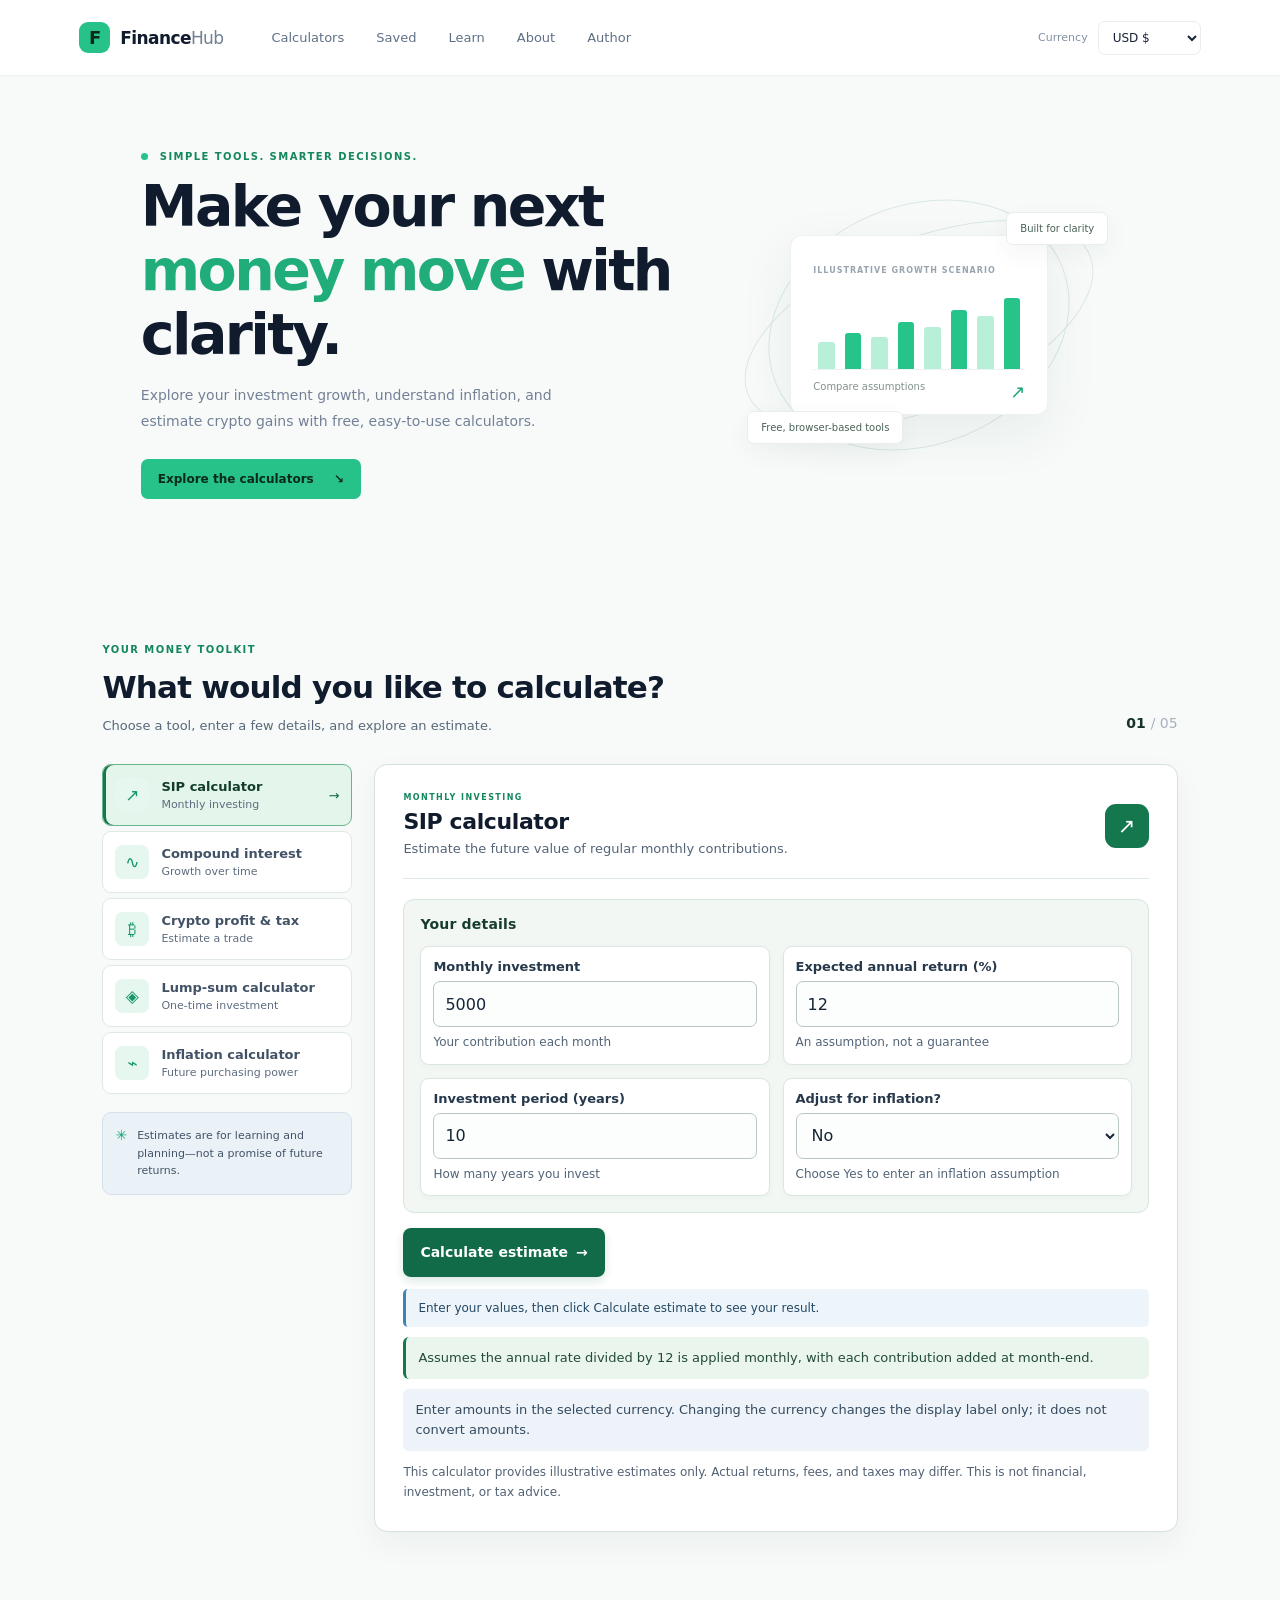
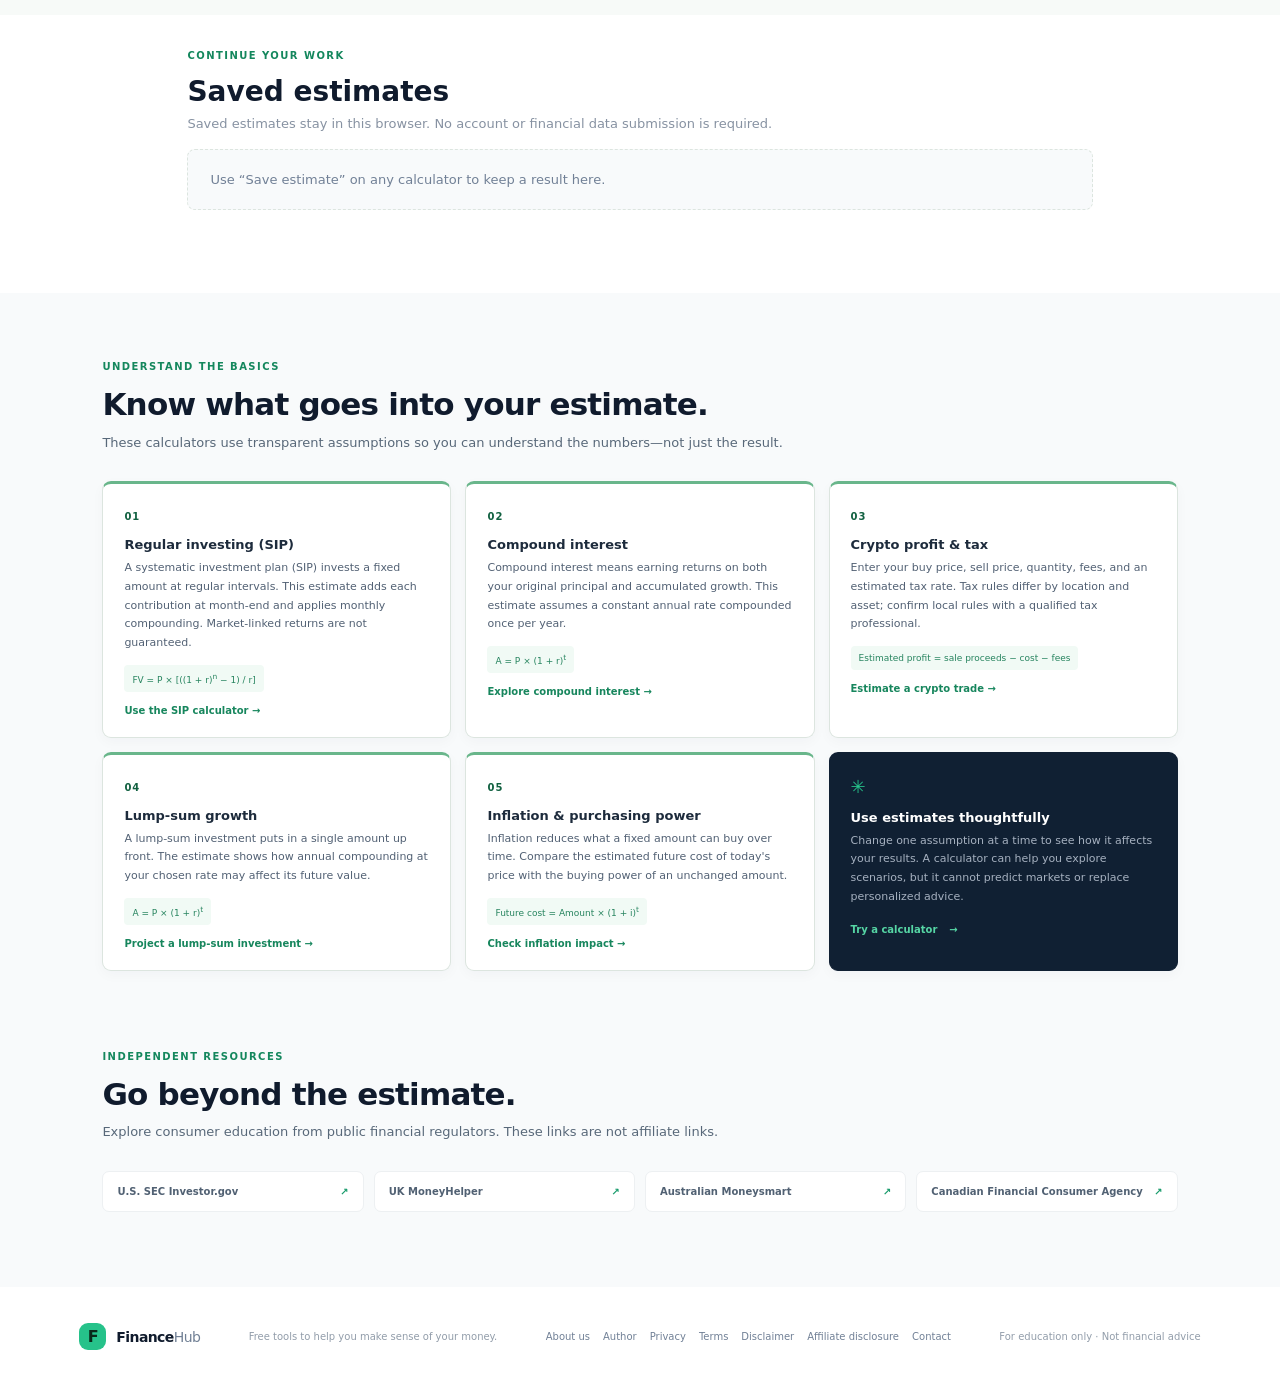
<file: index.html>
<!doctype html>
<html lang="en">
  <head>
    <meta charset="utf-8">
    <meta name="viewport" content="width=device-width, initial-scale=1">
    <meta name="description" content="Explore free investment and money calculators: SIP, compound interest, lump-sum growth, crypto profit estimates and inflation. Clear assumptions, instant results.">
    <meta name="theme-color" content="#101b2d">
    <title>Free Finance Calculators &amp; Investment Tools | FinanceHub</title>
    <link rel="canonical" href="https://msulemanofficial07.github.io/Finance-Calculator-Hub/index.html">
    <meta property="og:site_name" content="Finance Calculator Hub">
    <meta property="og:type" content="website">
    <meta property="og:title" content="Free Finance Calculators | FinanceHub">
    <meta property="og:description" content="Explore free tools for investment growth, crypto profit estimates and inflation.">
    <link rel="stylesheet" href="styles.css">
    <script src="calculator-engine.js" defer></script>
    <script src="script.js" defer></script>
  </head>
  <body>
    <a class="skip-link" href="#main-content">Skip to main content</a>
    <header class="topbar">
      <a class="brand" href="index.html" aria-label="Finance Calculator Hub home">
        <span class="brand-mark" aria-hidden="true">F</span>
        <span>Finance<span class="brand-light">Hub</span></span>
      </a>
      <nav class="top-nav" aria-label="Main navigation">
        <a href="#calculators">Calculators</a>
        <a href="#saved-estimates">Saved</a>
        <a href="#learn">Learn</a>
        <a href="about.html">About</a>
        <a href="author.html">Author</a>
      </nav>
      <label class="currency-picker">
        <span>Currency</span>
        <select id="currency" aria-label="Display currency">
          <option value="USD" selected>USD $</option>
          <option value="EUR">EUR €</option>
          <option value="GBP">GBP £</option>
          <option value="AUD">AUD A$</option>
          <option value="CAD">CAD C$</option>
          <option value="INR">INR ₹</option>
          <option value="PKR">PKR Rs</option>
        </select>
      </label>
    </header>

    <main id="main-content">
      <section class="hero">
        <div class="hero-copy">
          <p class="eyebrow"><span class="eyebrow-dot"></span> SIMPLE TOOLS. SMARTER DECISIONS.</p>
          <h1>Make your next<br><span>money move</span> with clarity.</h1>
          <p class="hero-text">Explore your investment growth, understand inflation, and estimate crypto gains with free, easy-to-use calculators.</p>
          <a class="primary-link" href="#calculators">Explore the calculators <span aria-hidden="true">↘</span></a>
        </div>
        <div class="hero-art" aria-hidden="true">
          <div class="orbit orbit-one"></div>
          <div class="orbit orbit-two"></div>
          <div class="hero-card">
            <span class="hero-card-label">ILLUSTRATIVE GROWTH SCENARIO</span>
            <div class="hero-chart">
              <span style="height: 35%"></span><span style="height: 47%"></span><span style="height: 42%"></span><span style="height: 61%"></span><span style="height: 55%"></span><span style="height: 76%"></span><span style="height: 69%"></span><span style="height: 92%"></span>
            </div>
            <div class="hero-card-footer"><span>Compare assumptions</span><span class="trend">↗</span></div>
          </div>
          <span class="floating-tag tag-top">Built for clarity</span>
          <span class="floating-tag tag-bottom">Free, browser-based tools</span>
        </div>
      </section>

      <section class="calculator-section" id="calculators">
        <div class="section-heading">
          <div>
            <p class="eyebrow">YOUR MONEY TOOLKIT</p>
            <h2>What would you like to calculate?</h2>
            <p class="section-description">Choose a tool, enter a few details, and explore an estimate.</p>
          </div>
          <span class="tool-count">01 <span>/ 05</span></span>
        </div>

        <div class="calculator-layout">
          <aside class="tool-nav" aria-label="Choose a calculator">
            <button class="tool-button active" type="button" data-tool="sip" aria-current="true"><span class="tool-icon">↗</span><span><strong>SIP calculator</strong><small>Monthly investing</small></span><span class="tool-arrow">→</span></button>
            <button class="tool-button" type="button" data-tool="compound"><span class="tool-icon">∿</span><span><strong>Compound interest</strong><small>Growth over time</small></span><span class="tool-arrow">→</span></button>
            <button class="tool-button" type="button" data-tool="crypto"><span class="tool-icon">₿</span><span><strong>Crypto profit &amp; tax</strong><small>Estimate a trade</small></span><span class="tool-arrow">→</span></button>
            <button class="tool-button" type="button" data-tool="lumpsum"><span class="tool-icon">◈</span><span><strong>Lump-sum calculator</strong><small>One-time investment</small></span><span class="tool-arrow">→</span></button>
            <button class="tool-button" type="button" data-tool="inflation"><span class="tool-icon">⌁</span><span><strong>Inflation calculator</strong><small>Future purchasing power</small></span><span class="tool-arrow">→</span></button>
            <div class="nav-note"><span class="note-icon">✳</span><p>Estimates are for learning and planning—not a promise of future returns.</p></div>
          </aside>

          <section class="calculator-card" aria-live="polite" aria-labelledby="tool-title">
            <div class="calculator-title">
              <div>
                <p class="eyebrow" id="tool-kicker">INVESTMENT PLANNER</p>
                <h3 id="tool-title">SIP calculator</h3>
                <p id="tool-description">Estimate how regular monthly investments may grow over time.</p>
              </div>
              <span class="calculator-symbol" id="tool-symbol" aria-hidden="true">↗</span>
            </div>
            <form id="calculator-form">
              <div class="input-grid" id="input-grid"></div>
              <p class="calculator-error" id="calculator-error" role="alert" hidden></p>
              <button class="calculate-button" type="submit">Calculate estimate <span aria-hidden="true">→</span></button>
              <p class="live-update-note">Enter your values, then click Calculate estimate to see your result.</p>
            </form>
            <div class="result-panel" id="result-panel" aria-live="polite">
              <div class="result-topline"><span>YOUR ESTIMATE</span><span class="estimate-badge">Illustrative</span></div>
              <p class="result-label" id="result-label">Estimated future value</p>
              <p class="result-value" id="result-value">$0</p>
              <div class="result-breakdown" id="result-breakdown"></div>
            </div>
            <p class="disclaimer">This calculator provides illustrative estimates only. Actual returns, fees, and taxes may differ. This is not financial, investment, or tax advice.</p>
          </section>
        </div>
      </section>

      <section class="saved-estimates-section" id="saved-estimates" aria-labelledby="saved-estimates-title">
        <div class="saved-estimates-heading">
          <div>
            <p class="eyebrow">CONTINUE YOUR WORK</p>
            <h2 id="saved-estimates-title">Saved estimates</h2>
            <p>Saved estimates stay in this browser. No account or financial data submission is required.</p>
          </div>
          <button class="clear-saved-button" id="clear-saved-estimates" type="button" hidden>Clear saved estimates</button>
        </div>
        <p class="saved-estimate-empty" id="saved-estimate-empty">Use “Save estimate” on any calculator to keep a result here.</p>
        <div class="saved-estimate-list" id="saved-estimate-list"></div>
      </section>

      <section class="learn-section" id="learn">
        <div class="learn-heading">
          <p class="eyebrow">UNDERSTAND THE BASICS</p>
          <h2>Know what goes into your estimate.</h2>
          <p>These calculators use transparent assumptions so you can understand the numbers—not just the result.</p>
        </div>
        <div class="learn-grid">
          <article class="learn-card"><span class="learn-number">01</span><h3>Regular investing (SIP)</h3><p>A systematic investment plan (SIP) invests a fixed amount at regular intervals. This estimate adds each contribution at month-end and applies monthly compounding. Market-linked returns are not guaranteed.</p><span class="formula">FV = P × [((1 + r)<sup>n</sup> − 1) / r]</span><a class="learn-link" href="sip-calculator.html">Use the SIP calculator →</a></article>
          <article class="learn-card"><span class="learn-number">02</span><h3>Compound interest</h3><p>Compound interest means earning returns on both your original principal and accumulated growth. This estimate assumes a constant annual rate compounded once per year.</p><span class="formula">A = P × (1 + r)<sup>t</sup></span><a class="learn-link" href="compound-interest-calculator.html">Explore compound interest →</a></article>
          <article class="learn-card"><span class="learn-number">03</span><h3>Crypto profit &amp; tax</h3><p>Enter your buy price, sell price, quantity, fees, and an estimated tax rate. Tax rules differ by location and asset; confirm local rules with a qualified tax professional.</p><span class="formula">Estimated profit = sale proceeds − cost − fees</span><a class="learn-link" href="crypto-profit-calculator.html">Estimate a crypto trade →</a></article>
          <article class="learn-card"><span class="learn-number">04</span><h3>Lump-sum growth</h3><p>A lump-sum investment puts in a single amount up front. The estimate shows how annual compounding at your chosen rate may affect its future value.</p><span class="formula">A = P × (1 + r)<sup>t</sup></span><a class="learn-link" href="lump-sum-calculator.html">Project a lump-sum investment →</a></article>
          <article class="learn-card"><span class="learn-number">05</span><h3>Inflation &amp; purchasing power</h3><p>Inflation reduces what a fixed amount can buy over time. Compare the estimated future cost of today's price with the buying power of an unchanged amount.</p><span class="formula">Future cost = Amount × (1 + i)<sup>t</sup></span><a class="learn-link" href="inflation-calculator.html">Check inflation impact →</a></article>
          <article class="learn-card learn-callout"><span class="callout-icon">✳</span><h3>Use estimates thoughtfully</h3><p>Change one assumption at a time to see how it affects your results. A calculator can help you explore scenarios, but it cannot predict markets or replace personalized advice.</p><a href="#calculators">Try a calculator <span aria-hidden="true">→</span></a></article>
        </div>
      </section>
      <section class="resources-section" aria-labelledby="resources-title">
        <div class="learn-heading"><p class="eyebrow">INDEPENDENT RESOURCES</p><h2 id="resources-title">Go beyond the estimate.</h2><p>Explore consumer education from public financial regulators. These links are not affiliate links.</p></div>
        <div class="resource-links">
          <a href="https://www.investor.gov/" target="_blank" rel="noopener noreferrer">U.S. SEC Investor.gov <span>↗</span></a>
          <a href="https://www.moneyhelper.org.uk/" target="_blank" rel="noopener noreferrer">UK MoneyHelper <span>↗</span></a>
          <a href="https://moneysmart.gov.au/" target="_blank" rel="noopener noreferrer">Australian Moneysmart <span>↗</span></a>
          <a href="https://www.canada.ca/en/financial-consumer-agency.html" target="_blank" rel="noopener noreferrer">Canadian Financial Consumer Agency <span>↗</span></a>
        </div>
      </section>
    </main>
    <footer class="footer">
      <a class="brand" href="index.html"><span class="brand-mark" aria-hidden="true">F</span><span>Finance<span class="brand-light">Hub</span></span></a>
      <p>Free tools to help you make sense of your money.</p>
      <nav class="footer-links" aria-label="Legal and company information"><a href="about.html">About us</a><a href="author.html">Author</a><a href="privacy.html">Privacy</a><a href="terms.html">Terms</a><a href="disclaimer.html">Disclaimer</a><a href="affiliate-disclosure.html">Affiliate disclosure</a><a href="contact.html">Contact</a></nav>
      <span>For education only · Not financial advice</span>
    </footer>
    <script type="application/ld+json">{"@context":"https://schema.org","@type":"WebSite","name":"Finance Calculator Hub","url":"https://msulemanofficial07.github.io/Finance-Calculator-Hub/"}</script>
  </body>
</html>
</file>
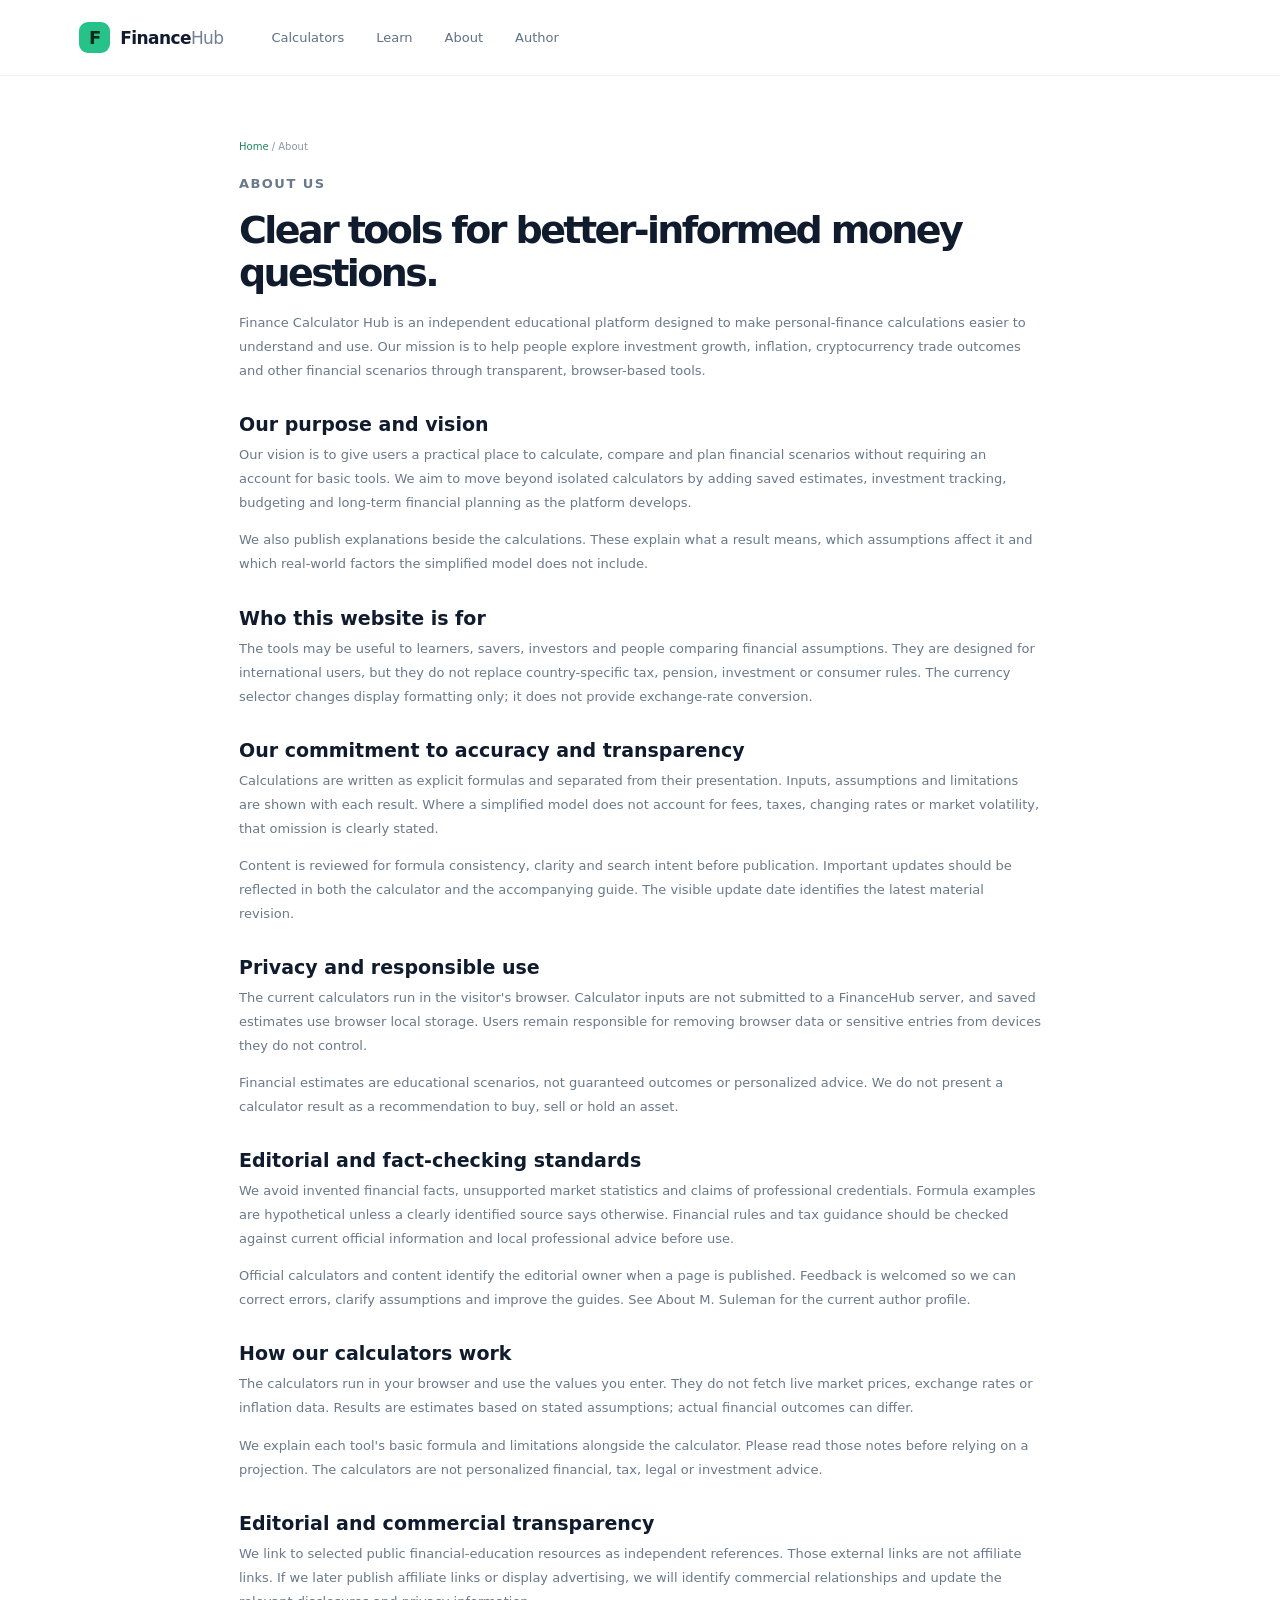
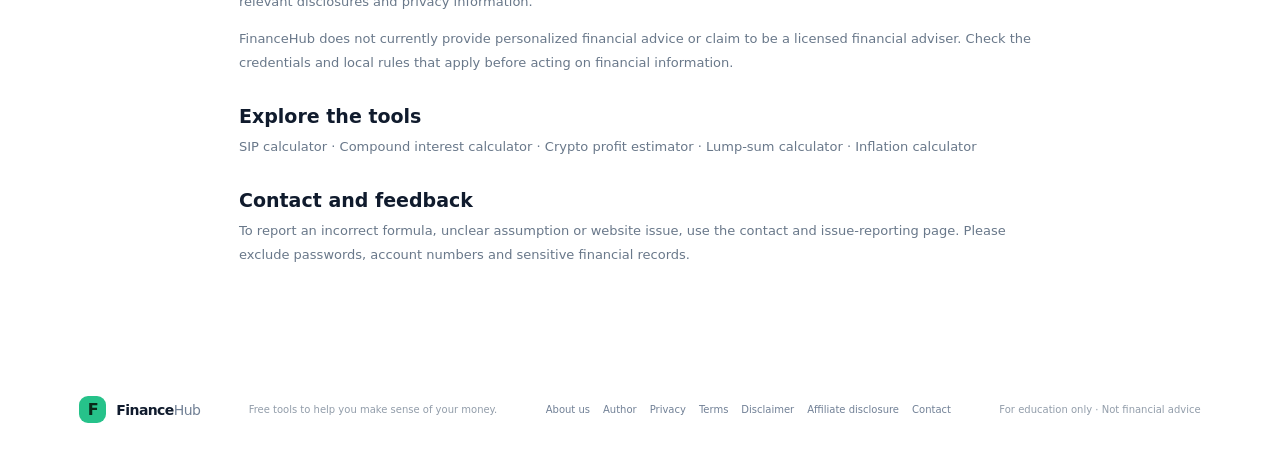
<file: about.html>
<!doctype html>
<html lang="en">
  <head>
    <meta charset="utf-8">
    <meta name="viewport" content="width=device-width, initial-scale=1">
    <meta name="description" content="Learn about FinanceHub's free educational finance calculators, transparent assumptions and editorial approach.">
    <meta name="theme-color" content="#101b2d">
    <title>About Us | Finance Calculator Hub</title>
    <link rel="canonical" href="https://msulemanofficial07.github.io/Finance-Calculator-Hub/about.html">
    <link rel="stylesheet" href="styles.css">
  </head>
  <body>
    <header class="topbar"><a class="brand" href="index.html" aria-label="FinanceHub home"><span class="brand-mark" aria-hidden="true">F</span><span>Finance<span class="brand-light">Hub</span></span></a><nav class="top-nav" aria-label="Main navigation"><a href="index.html#calculators">Calculators</a><a href="index.html#learn">Learn</a><a href="about.html" aria-current="page">About</a><a href="author.html">Author</a></nav></header>
    <main class="legal-page">
      <nav class="breadcrumbs" aria-label="Breadcrumb"><a href="index.html">Home</a> / About</nav>
      <p class="eyebrow">ABOUT US</p>
      <h1>Clear tools for better-informed money questions.</h1>
      <p>Finance Calculator Hub is an independent educational platform designed to make personal-finance calculations easier to understand and use. Our mission is to help people explore investment growth, inflation, cryptocurrency trade outcomes and other financial scenarios through transparent, browser-based tools.</p>
      <h2>Our purpose and vision</h2>
      <p>Our vision is to give users a practical place to calculate, compare and plan financial scenarios without requiring an account for basic tools. We aim to move beyond isolated calculators by adding saved estimates, investment tracking, budgeting and long-term financial planning as the platform develops.</p>
      <p>We also publish explanations beside the calculations. These explain what a result means, which assumptions affect it and which real-world factors the simplified model does not include.</p>
      <h2>Who this website is for</h2>
      <p>The tools may be useful to learners, savers, investors and people comparing financial assumptions. They are designed for international users, but they do not replace country-specific tax, pension, investment or consumer rules. The currency selector changes display formatting only; it does not provide exchange-rate conversion.</p>
      <h2>Our commitment to accuracy and transparency</h2>
      <p>Calculations are written as explicit formulas and separated from their presentation. Inputs, assumptions and limitations are shown with each result. Where a simplified model does not account for fees, taxes, changing rates or market volatility, that omission is clearly stated.</p>
      <p>Content is reviewed for formula consistency, clarity and search intent before publication. Important updates should be reflected in both the calculator and the accompanying guide. The visible update date identifies the latest material revision.</p>
      <h2>Privacy and responsible use</h2>
      <p>The current calculators run in the visitor's browser. Calculator inputs are not submitted to a FinanceHub server, and saved estimates use browser local storage. Users remain responsible for removing browser data or sensitive entries from devices they do not control.</p>
      <p>Financial estimates are educational scenarios, not guaranteed outcomes or personalized advice. We do not present a calculator result as a recommendation to buy, sell or hold an asset.</p>
      <h2>Editorial and fact-checking standards</h2>
      <p>We avoid invented financial facts, unsupported market statistics and claims of professional credentials. Formula examples are hypothetical unless a clearly identified source says otherwise. Financial rules and tax guidance should be checked against current official information and local professional advice before use.</p>
      <p>Official calculators and content identify the editorial owner when a page is published. Feedback is welcomed so we can correct errors, clarify assumptions and improve the guides. See <a href="author.html">About M. Suleman</a> for the current author profile.</p>
      <h2>How our calculators work</h2>
      <p>The calculators run in your browser and use the values you enter. They do not fetch live market prices, exchange rates or inflation data. Results are estimates based on stated assumptions; actual financial outcomes can differ.</p>
      <p>We explain each tool's basic formula and limitations alongside the calculator. Please read those notes before relying on a projection. The calculators are not personalized financial, tax, legal or investment advice.</p>
      <h2>Editorial and commercial transparency</h2>
      <p>We link to selected public financial-education resources as independent references. Those external links are not affiliate links. If we later publish affiliate links or display advertising, we will identify commercial relationships and update the relevant disclosures and privacy information.</p>
      <p>FinanceHub does not currently provide personalized financial advice or claim to be a licensed financial adviser. Check the credentials and local rules that apply before acting on financial information.</p>
      <h2>Explore the tools</h2>
      <p><a href="sip-calculator.html">SIP calculator</a> · <a href="compound-interest-calculator.html">Compound interest calculator</a> · <a href="crypto-profit-calculator.html">Crypto profit estimator</a> · <a href="lump-sum-calculator.html">Lump-sum calculator</a> · <a href="inflation-calculator.html">Inflation calculator</a></p>
      <h2>Contact and feedback</h2>
      <p>To report an incorrect formula, unclear assumption or website issue, use the <a href="contact.html">contact and issue-reporting page</a>. Please exclude passwords, account numbers and sensitive financial records.</p>
    </main>
    <footer class="footer"><a class="brand" href="index.html"><span class="brand-mark" aria-hidden="true">F</span><span>Finance<span class="brand-light">Hub</span></span></a><p>Free tools to help you make sense of your money.</p><nav class="footer-links" aria-label="Legal and company information"><a href="about.html">About us</a><a href="author.html">Author</a><a href="privacy.html">Privacy</a><a href="terms.html">Terms</a><a href="disclaimer.html">Disclaimer</a><a href="affiliate-disclosure.html">Affiliate disclosure</a><a href="contact.html">Contact</a></nav><span>For education only · Not financial advice</span></footer>
    <script type="application/ld+json">{"@context":"https://schema.org","@type":"Organization","name":"Finance Calculator Hub","url":"https://msulemanofficial07.github.io/Finance-Calculator-Hub/","description":"An independent educational platform of browser-based financial calculators and guides."}</script>
  </body>
</html>
</file>
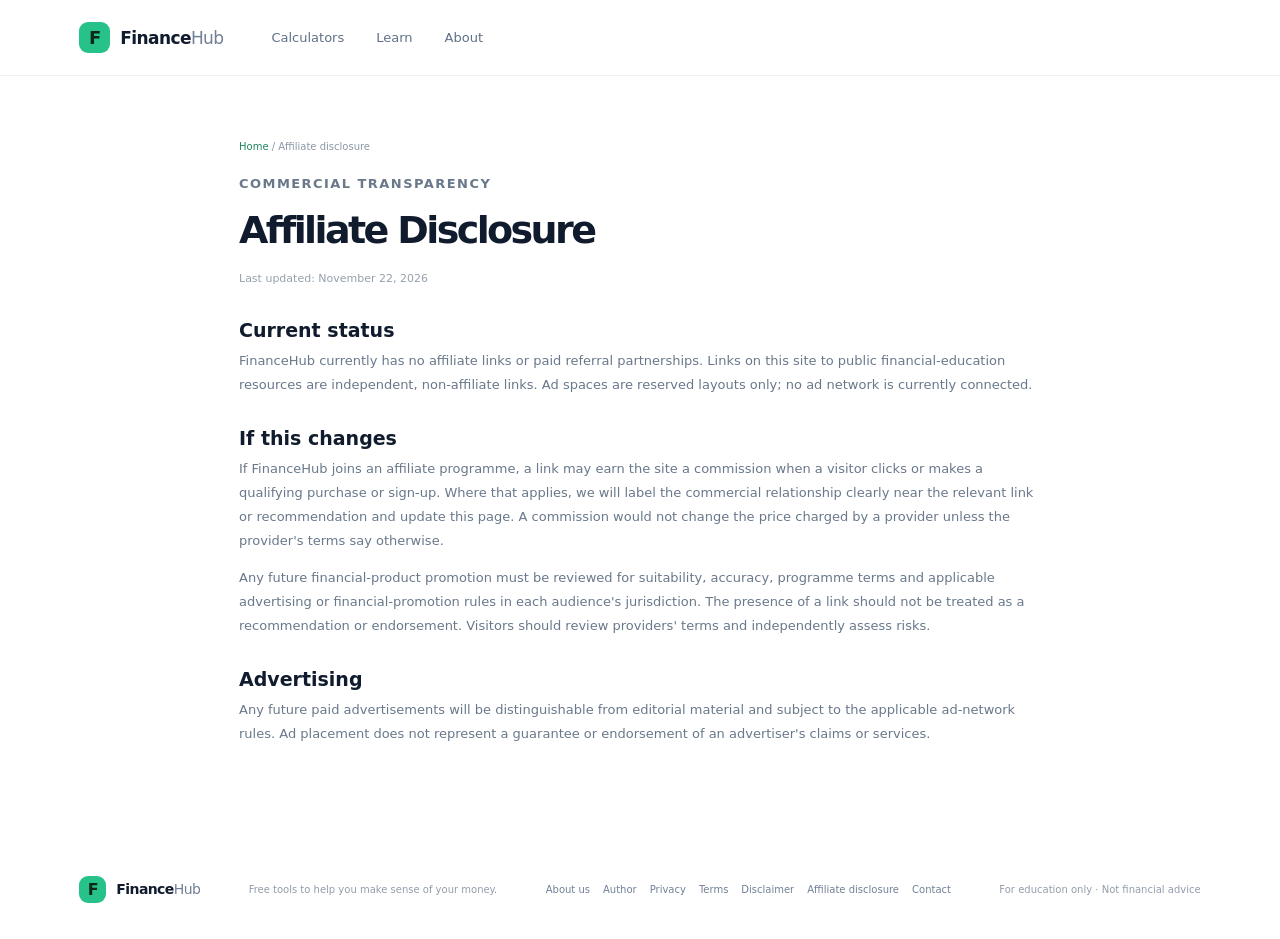
<file: affiliate-disclosure.html>
<!doctype html>
<html lang="en">
  <head>
    <meta charset="utf-8">
    <meta name="viewport" content="width=device-width, initial-scale=1">
    <meta name="description" content="FinanceHub's affiliate disclosure explains the site's current relationship with advertisers and referral partners.">
    <meta name="theme-color" content="#101b2d">
    <title>Affiliate Disclosure | FinanceHub</title>
    <link rel="canonical" href="https://msulemanofficial07.github.io/Finance-Calculator-Hub/affiliate-disclosure.html">
    <link rel="stylesheet" href="styles.css">
  </head>
  <body>
    <header class="topbar"><a class="brand" href="index.html" aria-label="FinanceHub home"><span class="brand-mark" aria-hidden="true">F</span><span>Finance<span class="brand-light">Hub</span></span></a><nav class="top-nav" aria-label="Main navigation"><a href="index.html#calculators">Calculators</a><a href="index.html#learn">Learn</a><a href="about.html">About</a></nav></header>
    <main class="legal-page">
      <nav class="breadcrumbs" aria-label="Breadcrumb"><a href="index.html">Home</a> / Affiliate disclosure</nav>
      <p class="eyebrow">COMMERCIAL TRANSPARENCY</p><h1>Affiliate Disclosure</h1>
      <p class="updated">Last updated: November 22, 2026</p>
      <h2>Current status</h2><p>FinanceHub currently has no affiliate links or paid referral partnerships. Links on this site to public financial-education resources are independent, non-affiliate links. Ad spaces are reserved layouts only; no ad network is currently connected.</p>
      <h2>If this changes</h2><p>If FinanceHub joins an affiliate programme, a link may earn the site a commission when a visitor clicks or makes a qualifying purchase or sign-up. Where that applies, we will label the commercial relationship clearly near the relevant link or recommendation and update this page. A commission would not change the price charged by a provider unless the provider's terms say otherwise.</p>
      <p>Any future financial-product promotion must be reviewed for suitability, accuracy, programme terms and applicable advertising or financial-promotion rules in each audience's jurisdiction. The presence of a link should not be treated as a recommendation or endorsement. Visitors should review providers' terms and independently assess risks.</p>
      <h2>Advertising</h2><p>Any future paid advertisements will be distinguishable from editorial material and subject to the applicable ad-network rules. Ad placement does not represent a guarantee or endorsement of an advertiser's claims or services.</p>
    </main>
    <footer class="footer"><a class="brand" href="index.html"><span class="brand-mark" aria-hidden="true">F</span><span>Finance<span class="brand-light">Hub</span></span></a><p>Free tools to help you make sense of your money.</p><nav class="footer-links" aria-label="Legal and company information"><a href="about.html">About us</a><a href="author.html">Author</a><a href="privacy.html">Privacy</a><a href="terms.html">Terms</a><a href="disclaimer.html">Disclaimer</a><a href="affiliate-disclosure.html">Affiliate disclosure</a><a href="contact.html">Contact</a></nav><span>For education only · Not financial advice</span></footer>
  </body>
</html>
</file>
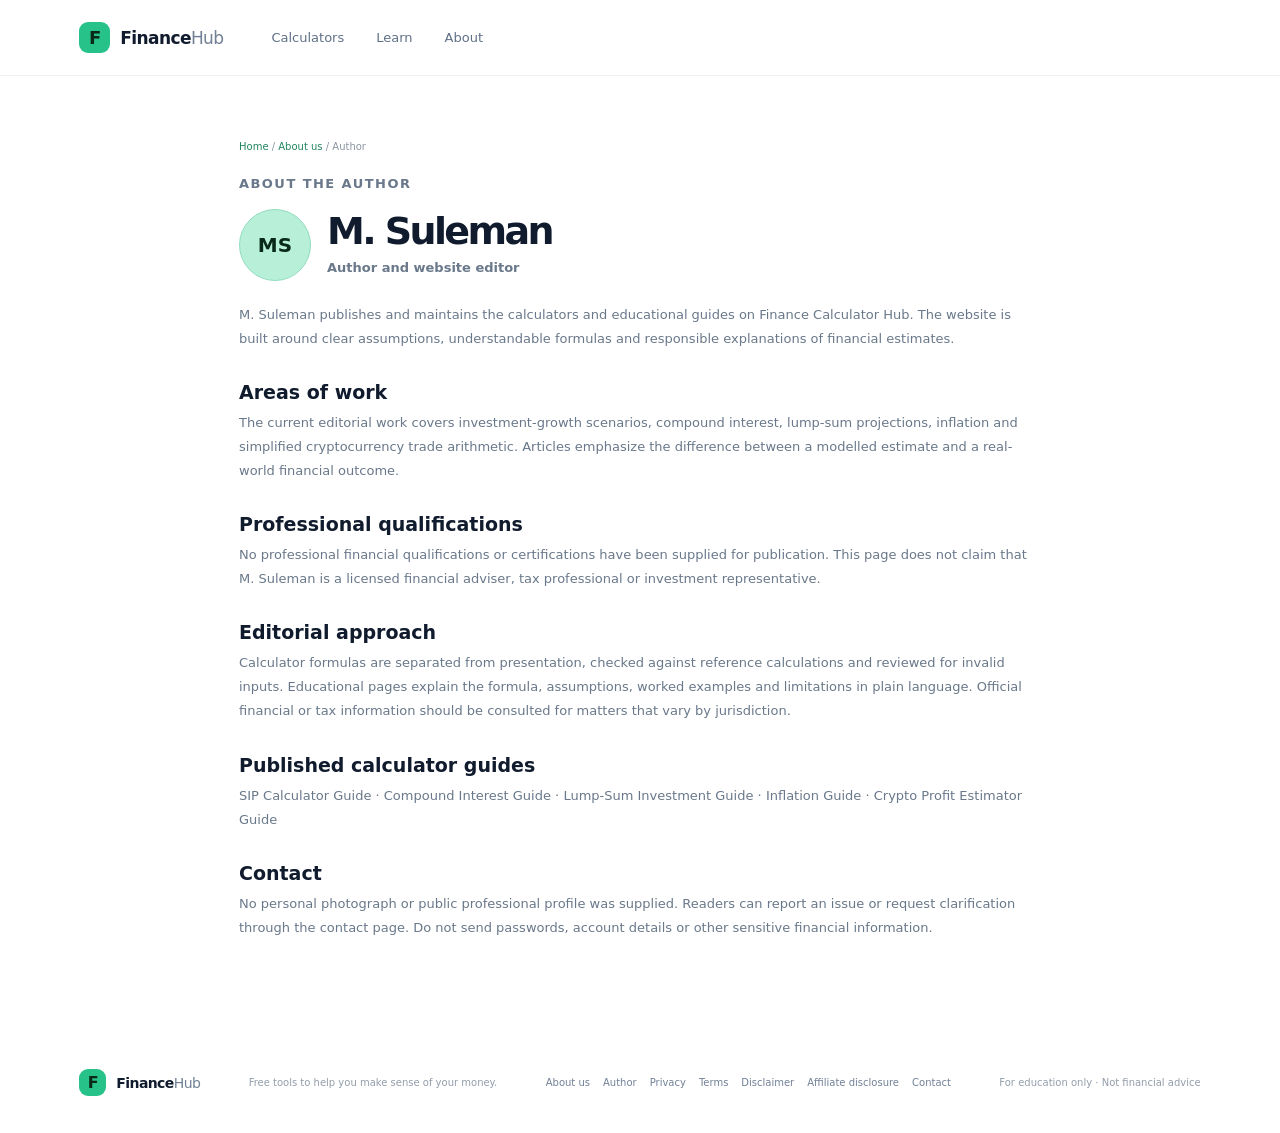
<file: author.html>
<!doctype html>
<html lang="en">
  <head>
    <meta charset="utf-8">
    <meta name="viewport" content="width=device-width, initial-scale=1">
    <meta name="description" content="About M. Suleman, the author and website editor behind Finance Calculator Hub educational calculators and guides.">
    <meta name="theme-color" content="#101b2d">
    <title>About the Author | M. Suleman</title>
    <link rel="canonical" href="https://msulemanofficial07.github.io/Finance-Calculator-Hub/author.html">
    <meta property="og:type" content="profile">
    <meta property="og:title" content="About M. Suleman | Finance Calculator Hub">
    <meta property="og:description" content="Author and website editor information for Finance Calculator Hub.">
    <link rel="stylesheet" href="styles.css">
  </head>
  <body>
    <header class="topbar">
      <a class="brand" href="index.html" aria-label="Finance Calculator Hub home"><span class="brand-mark" aria-hidden="true">F</span><span>Finance<span class="brand-light">Hub</span></span></a>
      <nav class="top-nav" aria-label="Main navigation"><a href="index.html#calculators">Calculators</a><a href="index.html#learn">Learn</a><a href="about.html">About</a></nav>
    </header>
    <main class="legal-page author-page">
      <nav class="breadcrumbs" aria-label="Breadcrumb"><a href="index.html">Home</a> / <a href="about.html">About us</a> / Author</nav>
      <p class="eyebrow">ABOUT THE AUTHOR</p>
      <div class="author-heading">
        <div class="author-avatar" aria-hidden="true">MS</div>
        <div>
          <h1>M. Suleman</h1>
          <p class="author-role">Author and website editor</p>
        </div>
      </div>
      <p>M. Suleman publishes and maintains the calculators and educational guides on Finance Calculator Hub. The website is built around clear assumptions, understandable formulas and responsible explanations of financial estimates.</p>
      <h2>Areas of work</h2>
      <p>The current editorial work covers investment-growth scenarios, compound interest, lump-sum projections, inflation and simplified cryptocurrency trade arithmetic. Articles emphasize the difference between a modelled estimate and a real-world financial outcome.</p>
      <h2>Professional qualifications</h2>
      <p>No professional financial qualifications or certifications have been supplied for publication. This page does not claim that M. Suleman is a licensed financial adviser, tax professional or investment representative.</p>
      <h2>Editorial approach</h2>
      <p>Calculator formulas are separated from presentation, checked against reference calculations and reviewed for invalid inputs. Educational pages explain the formula, assumptions, worked examples and limitations in plain language. Official financial or tax information should be consulted for matters that vary by jurisdiction.</p>
      <h2>Published calculator guides</h2>
      <p><a href="sip-calculator.html">SIP Calculator Guide</a> · <a href="compound-interest-calculator.html">Compound Interest Guide</a> · <a href="lump-sum-calculator.html">Lump-Sum Investment Guide</a> · <a href="inflation-calculator.html">Inflation Guide</a> · <a href="crypto-profit-calculator.html">Crypto Profit Estimator Guide</a></p>
      <h2>Contact</h2>
      <p>No personal photograph or public professional profile was supplied. Readers can report an issue or request clarification through the <a href="contact.html">contact page</a>. Do not send passwords, account details or other sensitive financial information.</p>
    </main>
    <footer class="footer"><a class="brand" href="index.html"><span class="brand-mark" aria-hidden="true">F</span><span>Finance<span class="brand-light">Hub</span></span></a><p>Free tools to help you make sense of your money.</p><nav class="footer-links" aria-label="Legal and company information"><a href="about.html">About us</a><a href="author.html" aria-current="page">Author</a><a href="privacy.html">Privacy</a><a href="terms.html">Terms</a><a href="disclaimer.html">Disclaimer</a><a href="affiliate-disclosure.html">Affiliate disclosure</a><a href="contact.html">Contact</a></nav><span>For education only · Not financial advice</span></footer>
    <script type="application/ld+json">{"@context":"https://schema.org","@type":"Person","name":"M. Suleman","url":"https://msulemanofficial07.github.io/Finance-Calculator-Hub/author.html","jobTitle":"Author and website editor"}</script>
  </body>
</html>
</file>
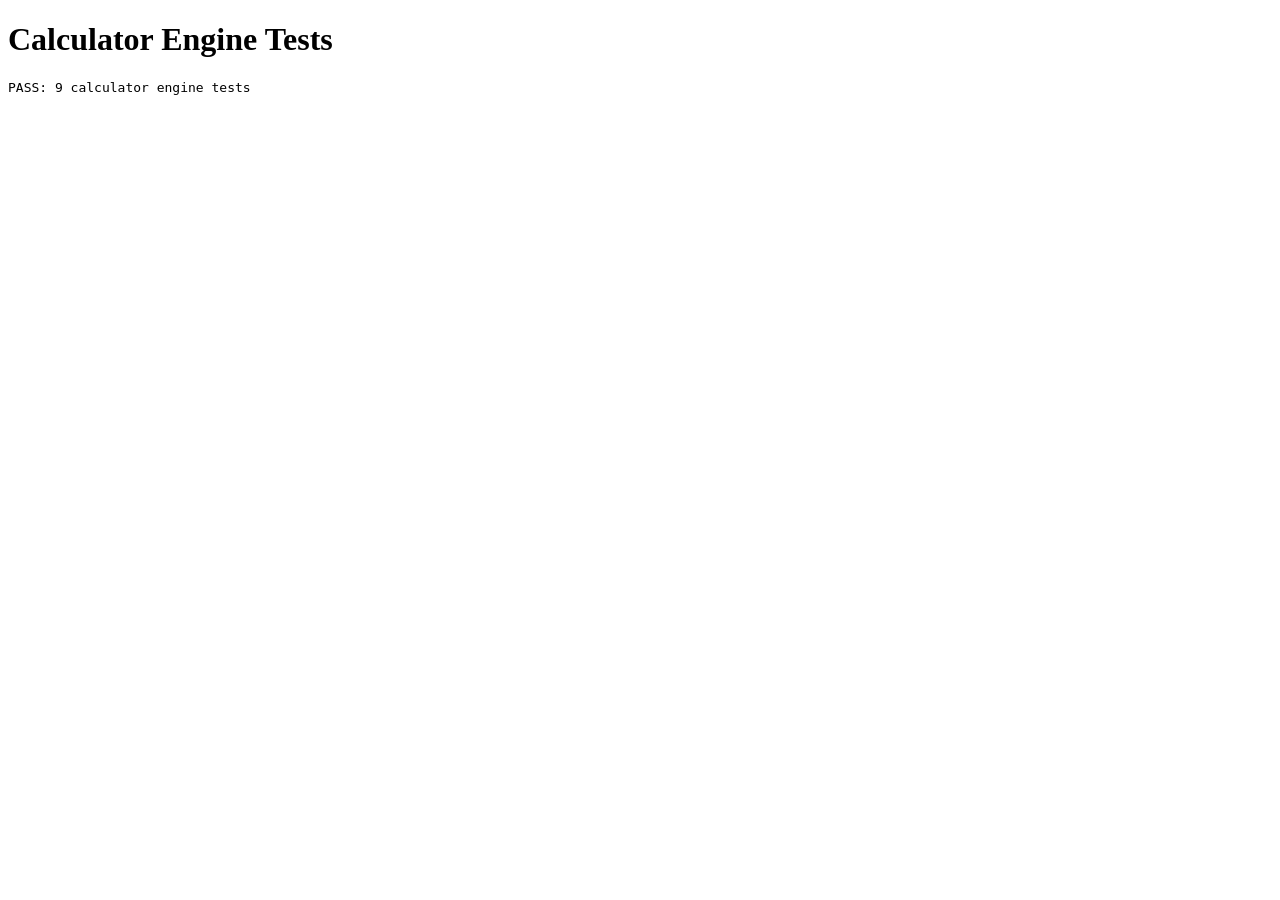
<file: calculator-engine.test.html>
<!doctype html>
<html lang="en">
  <head>
    <meta charset="utf-8">
    <title>Calculator Engine Tests</title>
  </head>
  <body>
    <h1>Calculator Engine Tests</h1>
    <pre id="test-output" aria-live="polite"></pre>
    <script src="calculator-engine.js"></script>
    <script>
      const engine = window.FinanceCalculatorEngine;
      const close = (actual, expected, tolerance = 0.000001) =>
        Math.abs(actual - expected) <= tolerance;
      const tests = [
        ['SIP zero rate', close(engine.sip({ monthly: 500, rate: 0, years: 10, inflation: 0 }).value, 60000)],
        ['SIP 12 percent', close(engine.sip({ monthly: 5000, rate: 12, years: 10, inflation: 0 }).value, 1150193.447287)],
        ['Compound interest', close(engine.compound({ principal: 10000, rate: 6, years: 10 }).value, 17908.476965)],
        ['Compound loss', close(engine.compound({ principal: 10000, rate: -100, years: 10 }).value, 0)],
        ['Crypto profit', close(engine.crypto({ buyPrice: 50000, sellPrice: 60000, quantity: 0.1, fees: 20, taxRate: 20 }).value, 784)],
        ['Crypto loss tax', close(engine.crypto({ buyPrice: 60000, sellPrice: 50000, quantity: 0.1, fees: 20, taxRate: 20 }).value, -1020)],
        ['Lump sum', close(engine.lumpSum({ principal: 10000, rate: 7, years: 10 }).value, 19671.513573)],
        ['Inflation future cost', close(engine.inflation({ amount: 1000, inflation: 3, years: 10 }).value, 1343.916379)],
        ['Inflation purchasing power', close(engine.inflation({ amount: 1000, inflation: 3, years: 10 }).breakdown[1][1], 744.093915)]
      ];

      const failures = tests.filter(([, passed]) => !passed);
      document.querySelector('#test-output').textContent =
        failures.length ? failures.map(([name]) => `FAIL: ${name}`).join('\n') : 'PASS: 9 calculator engine tests';
      document.title = failures.length ? 'Calculator Engine Tests: FAILED' : 'Calculator Engine Tests: PASSED';
    </script>
  </body>
</html>
</file>
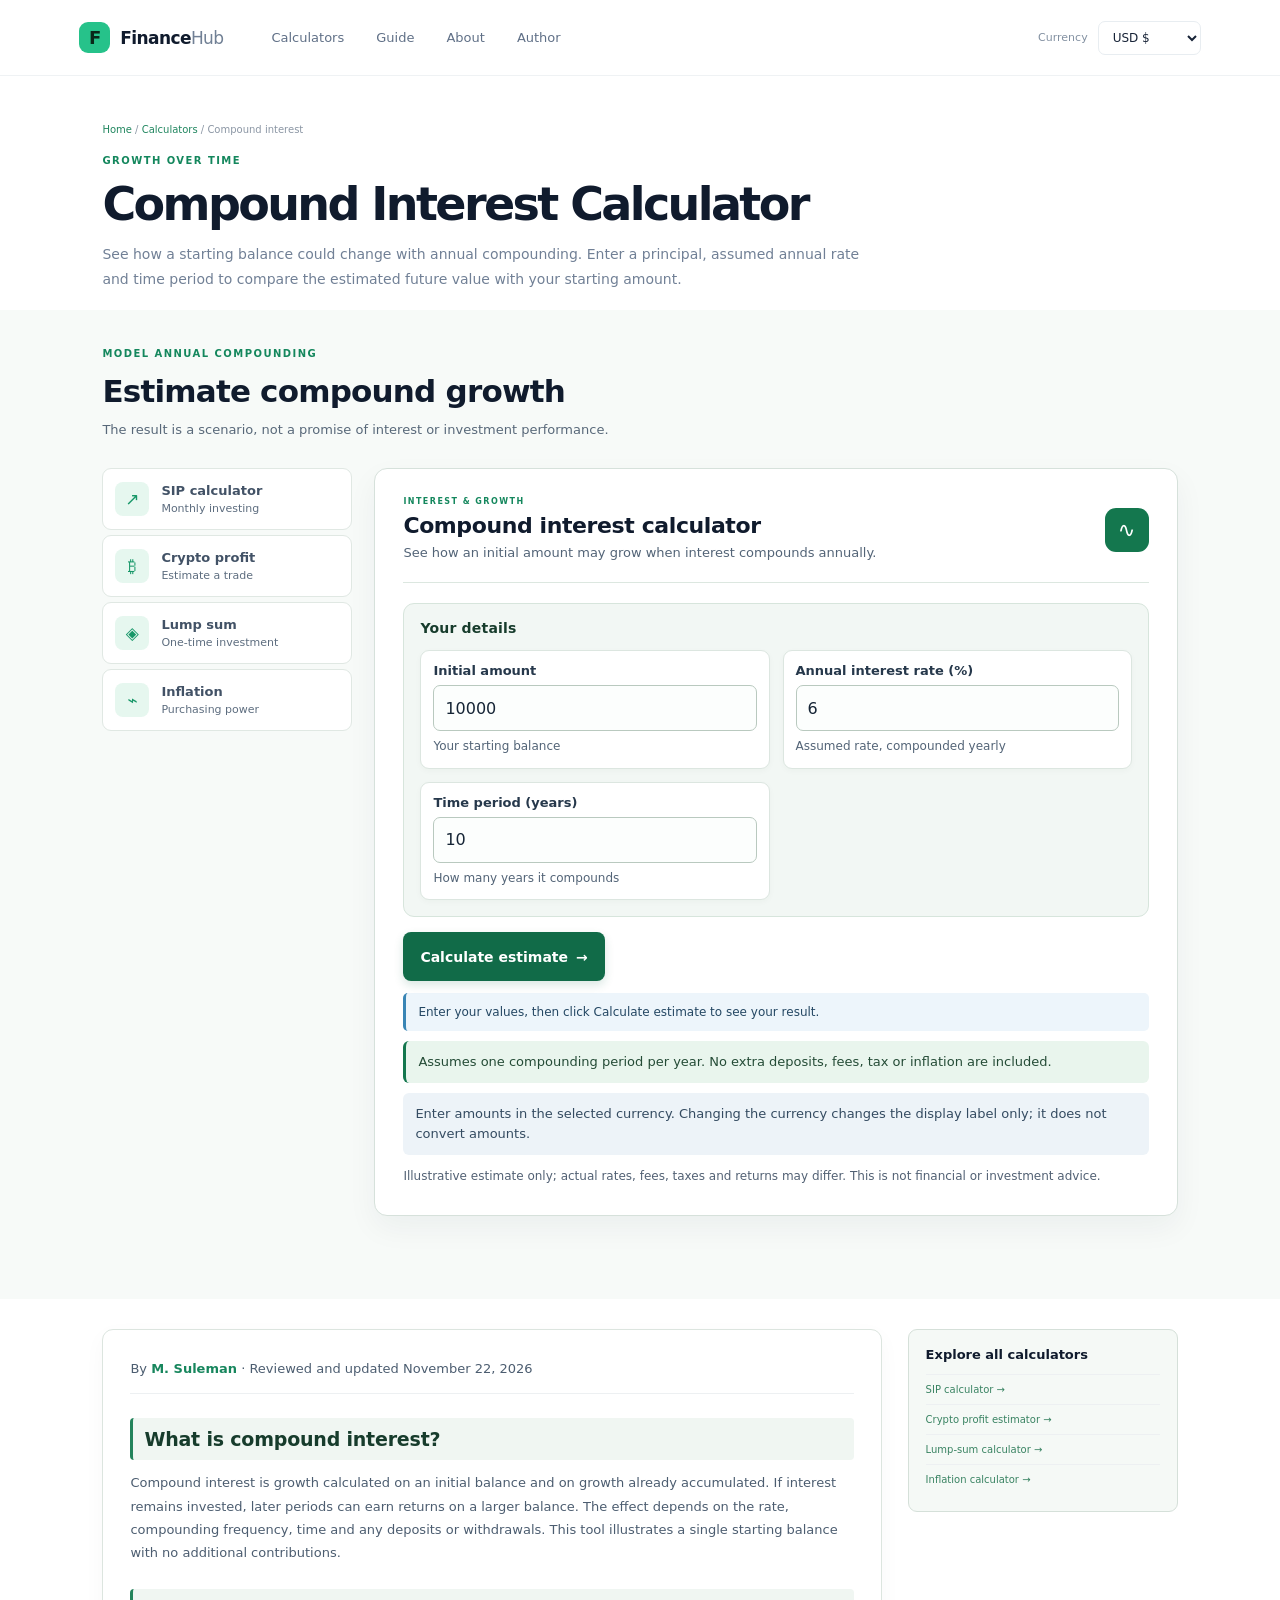
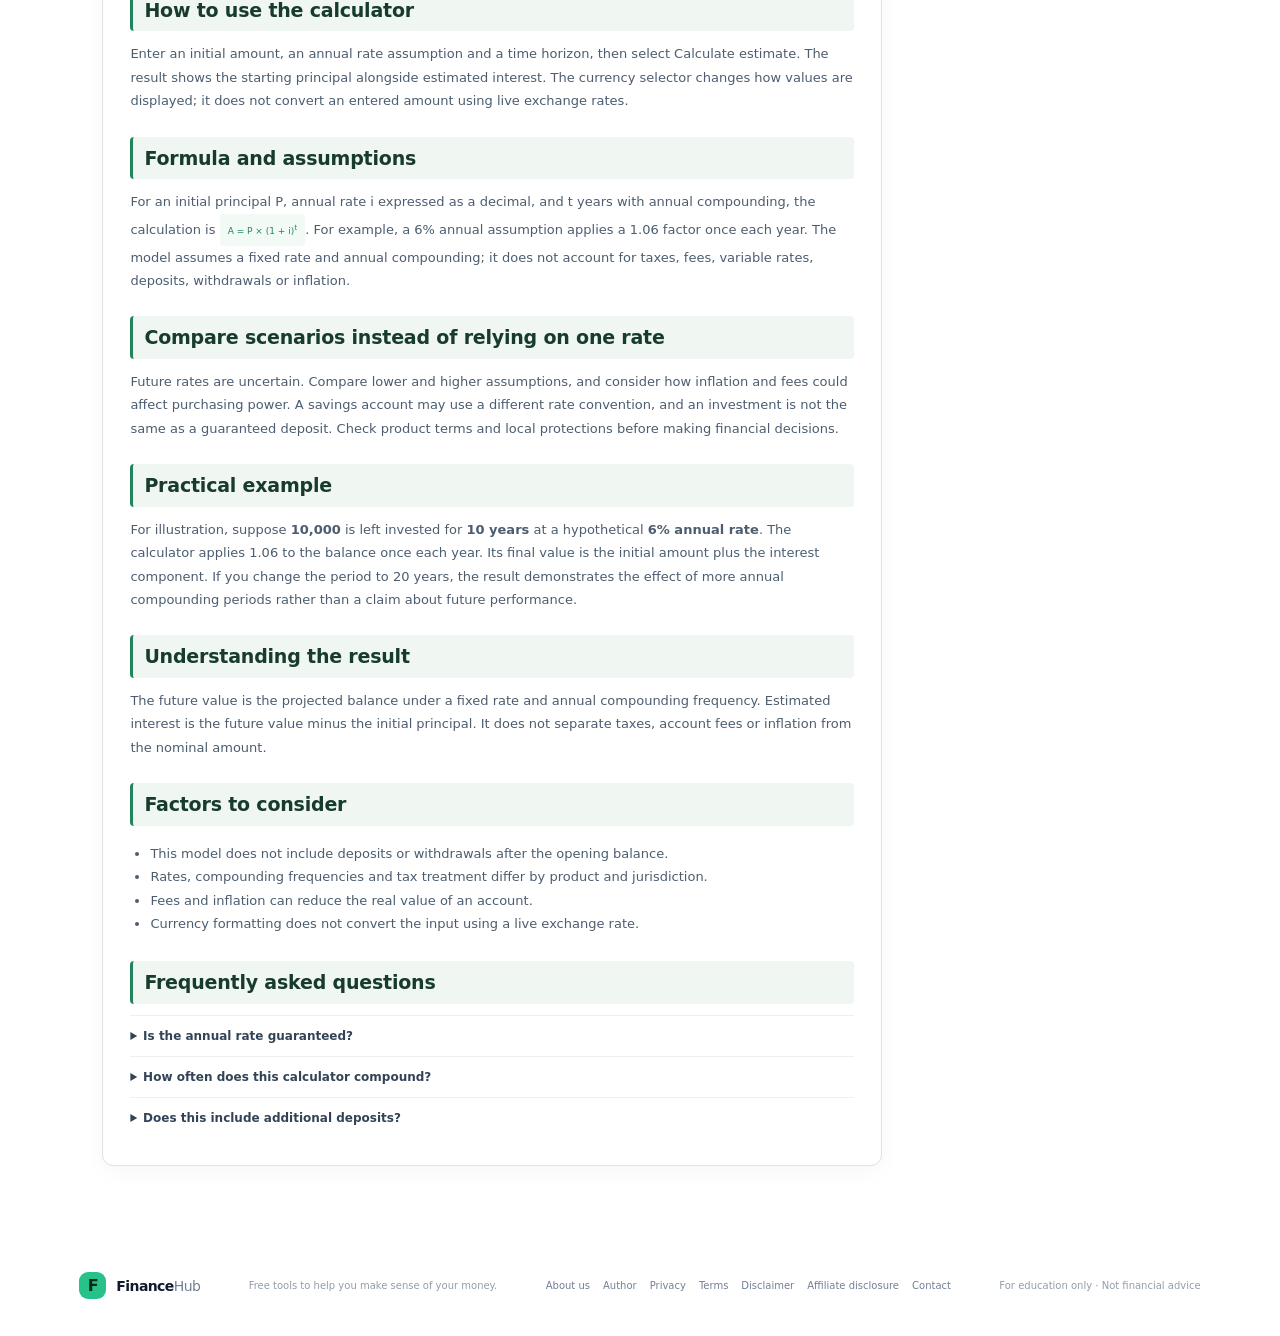
<file: compound-interest-calculator.html>
<!doctype html>
<html lang="en">
  <head>
    <meta charset="utf-8">
    <meta name="viewport" content="width=device-width, initial-scale=1">
    <meta name="description" content="Use this free compound interest calculator to estimate how an initial balance could grow with annual compounding over time.">
    <meta name="theme-color" content="#101b2d">
    <title>Compound Interest Calculator: Annual Growth | FinanceHub</title>
    <link rel="canonical" href="https://msulemanofficial07.github.io/Finance-Calculator-Hub/compound-interest-calculator.html">
    <meta property="og:site_name" content="Finance Calculator Hub">
    <meta property="og:type" content="website"><meta property="og:title" content="Free Compound Interest Calculator | FinanceHub">    <meta property="og:description" content="Explore an illustrative annual compound-growth estimate.">
    <link rel="stylesheet" href="styles.css"><script src="calculator-engine.js" defer></script><script src="script.js" defer></script>
  </head>
  <body data-calculator="compound">
    <header class="topbar"><a class="brand" href="index.html" aria-label="FinanceHub home"><span class="brand-mark" aria-hidden="true">F</span><span>Finance<span class="brand-light">Hub</span></span></a><nav class="top-nav" aria-label="Main navigation"><a href="index.html#calculators">Calculators</a><a href="#guide">Guide</a><a href="about.html">About</a><a href="author.html">Author</a></nav><label class="currency-picker"><span>Currency</span><select id="currency" aria-label="Display currency"><option value="USD" selected>USD $</option><option value="EUR">EUR €</option><option value="GBP">GBP £</option><option value="AUD">AUD A$</option><option value="CAD">CAD C$</option><option value="INR">INR ₹</option><option value="PKR">PKR Rs</option></select></label></header>
    <main class="page-main">
      <section class="page-intro"><div class="page-intro-inner"><nav class="breadcrumbs" aria-label="Breadcrumb"><a href="index.html">Home</a> / <a href="index.html#calculators">Calculators</a> / Compound interest</nav><p class="eyebrow">GROWTH OVER TIME</p><h1>Compound Interest Calculator</h1><p class="intro-copy">See how a starting balance could change with annual compounding. Enter a principal, assumed annual rate and time period to compare the estimated future value with your starting amount.</p></div></section>
      <section class="calculator-section"><div class="section-heading"><div><p class="eyebrow">MODEL ANNUAL COMPOUNDING</p><h2>Estimate compound growth</h2><p class="section-description">The result is a scenario, not a promise of interest or investment performance.</p></div></div><div class="calculator-layout">
        <aside class="tool-nav" aria-label="Other calculators"><a class="tool-button" href="sip-calculator.html"><span class="tool-icon">↗</span><span><strong>SIP calculator</strong><small>Monthly investing</small></span><span class="tool-arrow">→</span></a><a class="tool-button" href="crypto-profit-calculator.html"><span class="tool-icon">₿</span><span><strong>Crypto profit</strong><small>Estimate a trade</small></span><span class="tool-arrow">→</span></a><a class="tool-button" href="lump-sum-calculator.html"><span class="tool-icon">◈</span><span><strong>Lump sum</strong><small>One-time investment</small></span><span class="tool-arrow">→</span></a><a class="tool-button" href="inflation-calculator.html"><span class="tool-icon">⌁</span><span><strong>Inflation</strong><small>Purchasing power</small></span><span class="tool-arrow">→</span></a></aside>
        <section class="calculator-card" aria-labelledby="tool-title"><div class="calculator-title"><div><p class="eyebrow" id="tool-kicker"></p><h2 id="tool-title"></h2><p id="tool-description"></p></div><span class="calculator-symbol" id="tool-symbol" aria-hidden="true"></span></div><form id="calculator-form"><div class="input-grid" id="input-grid"></div><button class="calculate-button" type="submit">Calculate estimate <span aria-hidden="true">→</span></button></form><div class="result-panel" id="result-panel" aria-live="polite"><div class="result-topline"><span>YOUR ESTIMATE</span><span class="estimate-badge">Illustrative</span></div><p class="result-label" id="result-label"></p><p class="result-value" id="result-value"></p><div class="result-breakdown" id="result-breakdown"></div><div class="chart-wrap" id="chart-wrap"><div class="chart-heading"><span id="chart-title">Growth over time</span><span id="chart-caption"></span></div><div class="chart-legend" id="chart-legend"></div><div class="chart" id="chart" role="img" aria-label="Investment projection chart"></div></div></div><details class="schedule-details" id="schedule-details"><summary>See yearly numbers</summary><div class="schedule-wrap"><table class="schedule-table"><thead id="schedule-head"></thead><tbody id="schedule-body"></tbody></table></div></details><p class="disclaimer">Illustrative estimate only; actual rates, fees, taxes and returns may differ. This is not financial or investment advice.</p></section>
      </div></section>
      <section class="guide-section" id="guide"><div class="guide-layout">            <article class="guide-article">
        <p class="byline">By <a href="author.html">M. Suleman</a> · Reviewed and updated November 22, 2026</p>
        <h2>What is compound interest?</h2><p>Compound interest is growth calculated on an initial balance and on growth already accumulated. If interest remains invested, later periods can earn returns on a larger balance. The effect depends on the rate, compounding frequency, time and any deposits or withdrawals. This tool illustrates a single starting balance with no additional contributions.</p>
        <h2>How to use the calculator</h2><p>Enter an initial amount, an annual rate assumption and a time horizon, then select Calculate estimate. The result shows the starting principal alongside estimated interest. The currency selector changes how values are displayed; it does not convert an entered amount using live exchange rates.</p>
        <h2>Formula and assumptions</h2><p>For an initial principal P, annual rate i expressed as a decimal, and t years with annual compounding, the calculation is <span class="formula">A = P × (1 + i)<sup>t</sup></span>. For example, a 6% annual assumption applies a 1.06 factor once each year. The model assumes a fixed rate and annual compounding; it does not account for taxes, fees, variable rates, deposits, withdrawals or inflation.</p>
        <h2>Compare scenarios instead of relying on one rate</h2><p>Future rates are uncertain. Compare lower and higher assumptions, and consider how inflation and fees could affect purchasing power. A savings account may use a different rate convention, and an investment is not the same as a guaranteed deposit. Check product terms and local protections before making financial decisions.</p>
        <h2>Practical example</h2><p>For illustration, suppose <strong>10,000</strong> is left invested for <strong>10 years</strong> at a hypothetical <strong>6% annual rate</strong>. The calculator applies 1.06 to the balance once each year. Its final value is the initial amount plus the interest component. If you change the period to 20 years, the result demonstrates the effect of more annual compounding periods rather than a claim about future performance.</p>
        <h2>Understanding the result</h2><p>The future value is the projected balance under a fixed rate and annual compounding frequency. Estimated interest is the future value minus the initial principal. It does not separate taxes, account fees or inflation from the nominal amount.</p>
        <h2>Factors to consider</h2><ul><li>This model does not include deposits or withdrawals after the opening balance.</li><li>Rates, compounding frequencies and tax treatment differ by product and jurisdiction.</li><li>Fees and inflation can reduce the real value of an account.</li><li>Currency formatting does not convert the input using a live exchange rate.</li></ul>
        <div class="guide-faq"><h2>Frequently asked questions</h2><details><summary>Is the annual rate guaranteed?</summary><p>No. It is an input you choose to model a hypothetical scenario; actual interest or investment returns can change.</p></details><details><summary>How often does this calculator compound?</summary><p>It compounds once per year using the annual rate you enter.</p></details><details><summary>Does this include additional deposits?</summary><p>No. This calculator models a one-time starting balance. Use the SIP calculator to estimate regular monthly contributions.</p></details></div>
      </article><aside class="guide-aside"><nav class="related-tools" aria-label="Explore related calculators"><h2>Explore all calculators</h2><a href="sip-calculator.html">SIP calculator →</a><a href="crypto-profit-calculator.html">Crypto profit estimator →</a><a href="lump-sum-calculator.html">Lump-sum calculator →</a><a href="inflation-calculator.html">Inflation calculator →</a></nav></aside></div></section>
    </main>
    <footer class="footer"><a class="brand" href="index.html"><span class="brand-mark" aria-hidden="true">F</span><span>Finance<span class="brand-light">Hub</span></span></a><p>Free tools to help you make sense of your money.</p><nav class="footer-links" aria-label="Legal and company information"><a href="about.html">About us</a><a href="author.html">Author</a><a href="privacy.html">Privacy</a><a href="terms.html">Terms</a><a href="disclaimer.html">Disclaimer</a><a href="affiliate-disclosure.html">Affiliate disclosure</a><a href="contact.html">Contact</a></nav><span>For education only · Not financial advice</span></footer>
    <script type="application/ld+json">{"@context":"https://schema.org","@type":"SoftwareApplication","name":"FinanceHub Compound Interest Calculator","applicationCategory":"FinanceApplication","operatingSystem":"Any","description":"A free compound interest calculator with an annual compounding estimate."}</script>
    <script type="application/ld+json">{"@context":"https://schema.org","@type":"Article","headline":"Compound Interest Calculator Guide","author":{"@type":"Person","name":"M. Suleman","url":"https://msulemanofficial07.github.io/Finance-Calculator-Hub/author.html"},"publisher":{"@type":"Organization","name":"Finance Calculator Hub"},"dateModified":"2026-11-22","mainEntityOfPage":"https://msulemanofficial07.github.io/Finance-Calculator-Hub/compound-interest-calculator.html"}</script>
  </body>
</html>
</file>
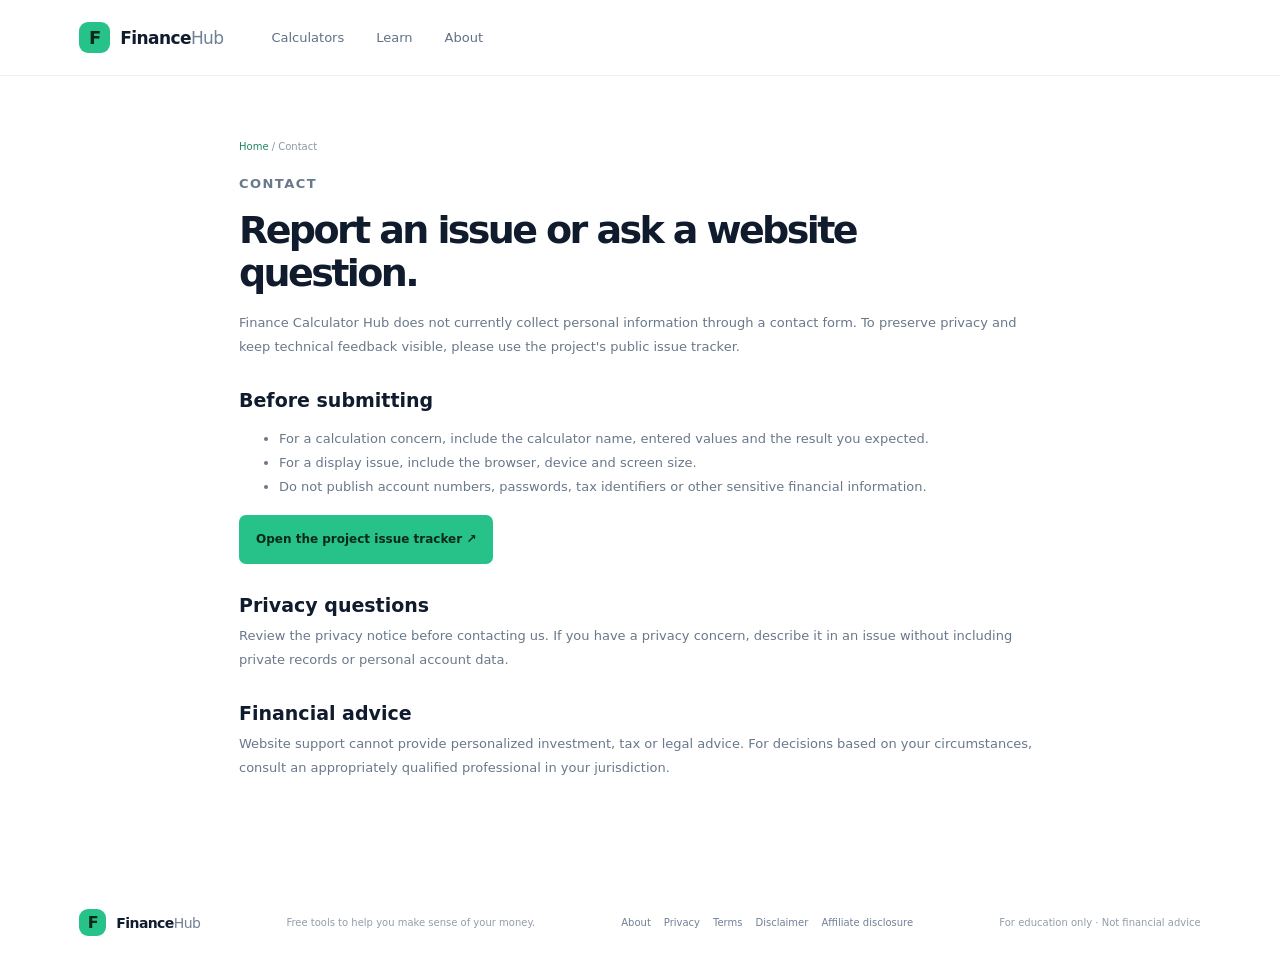
<file: contact.html>
<!doctype html>
<html lang="en">
  <head>
    <meta charset="utf-8">
    <meta name="viewport" content="width=device-width, initial-scale=1">
    <meta name="description" content="Report a calculator issue or ask a website question using the Finance Calculator Hub public project channels.">
    <meta name="theme-color" content="#101b2d">
    <title>Contact &amp; Report an Issue | Finance Calculator Hub</title>
    <link rel="canonical" href="https://msulemanofficial07.github.io/Finance-Calculator-Hub/contact.html">
    <link rel="stylesheet" href="styles.css">
  </head>
  <body>
    <header class="topbar"><a class="brand" href="index.html" aria-label="Finance Calculator Hub home"><span class="brand-mark" aria-hidden="true">F</span><span>Finance<span class="brand-light">Hub</span></span></a><nav class="top-nav" aria-label="Main navigation"><a href="index.html#calculators">Calculators</a><a href="index.html#learn">Learn</a><a href="about.html">About</a></nav></header>
    <main class="legal-page">
      <nav class="breadcrumbs" aria-label="Breadcrumb"><a href="index.html">Home</a> / Contact</nav>
      <p class="eyebrow">CONTACT</p>
      <h1>Report an issue or ask a website question.</h1>
      <p>Finance Calculator Hub does not currently collect personal information through a contact form. To preserve privacy and keep technical feedback visible, please use the project's public issue tracker.</p>
      <h2>Before submitting</h2>
      <ul><li>For a calculation concern, include the calculator name, entered values and the result you expected.</li><li>For a display issue, include the browser, device and screen size.</li><li>Do not publish account numbers, passwords, tax identifiers or other sensitive financial information.</li></ul>
      <p><a class="primary-link" href="https://github.com/msulemanofficial07/Finance-Calculator-Hub/issues" target="_blank" rel="noopener noreferrer">Open the project issue tracker ↗</a></p>
      <h2>Privacy questions</h2>
      <p>Review the <a href="privacy.html">privacy notice</a> before contacting us. If you have a privacy concern, describe it in an issue without including private records or personal account data.</p>
      <h2>Financial advice</h2>
      <p>Website support cannot provide personalized investment, tax or legal advice. For decisions based on your circumstances, consult an appropriately qualified professional in your jurisdiction.</p>
    </main>
    <footer class="footer"><a class="brand" href="index.html"><span class="brand-mark" aria-hidden="true">F</span><span>Finance<span class="brand-light">Hub</span></span></a><p>Free tools to help you make sense of your money.</p><nav class="footer-links" aria-label="Legal and company information"><a href="about.html">About</a><a href="privacy.html">Privacy</a><a href="terms.html">Terms</a><a href="disclaimer.html">Disclaimer</a><a href="affiliate-disclosure.html">Affiliate disclosure</a></nav><span>For education only · Not financial advice</span></footer>
  </body>
</html>
</file>
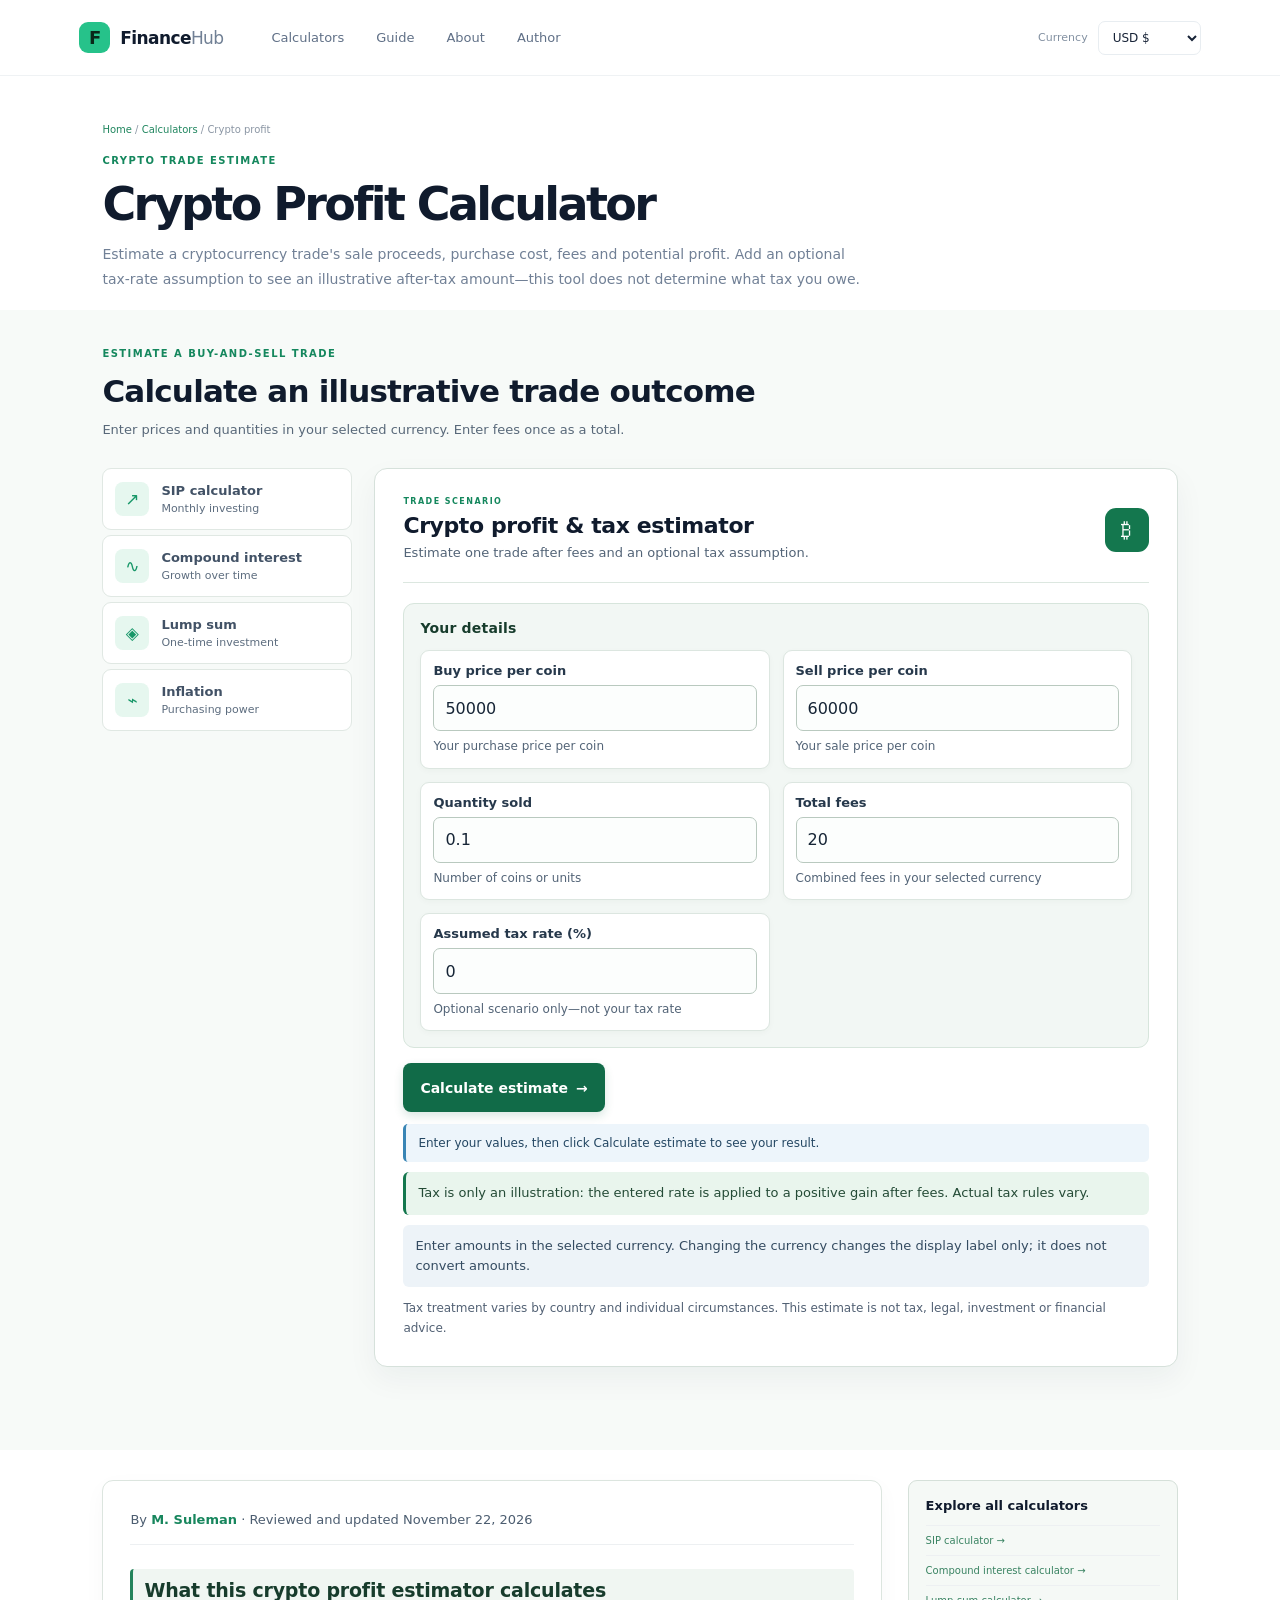
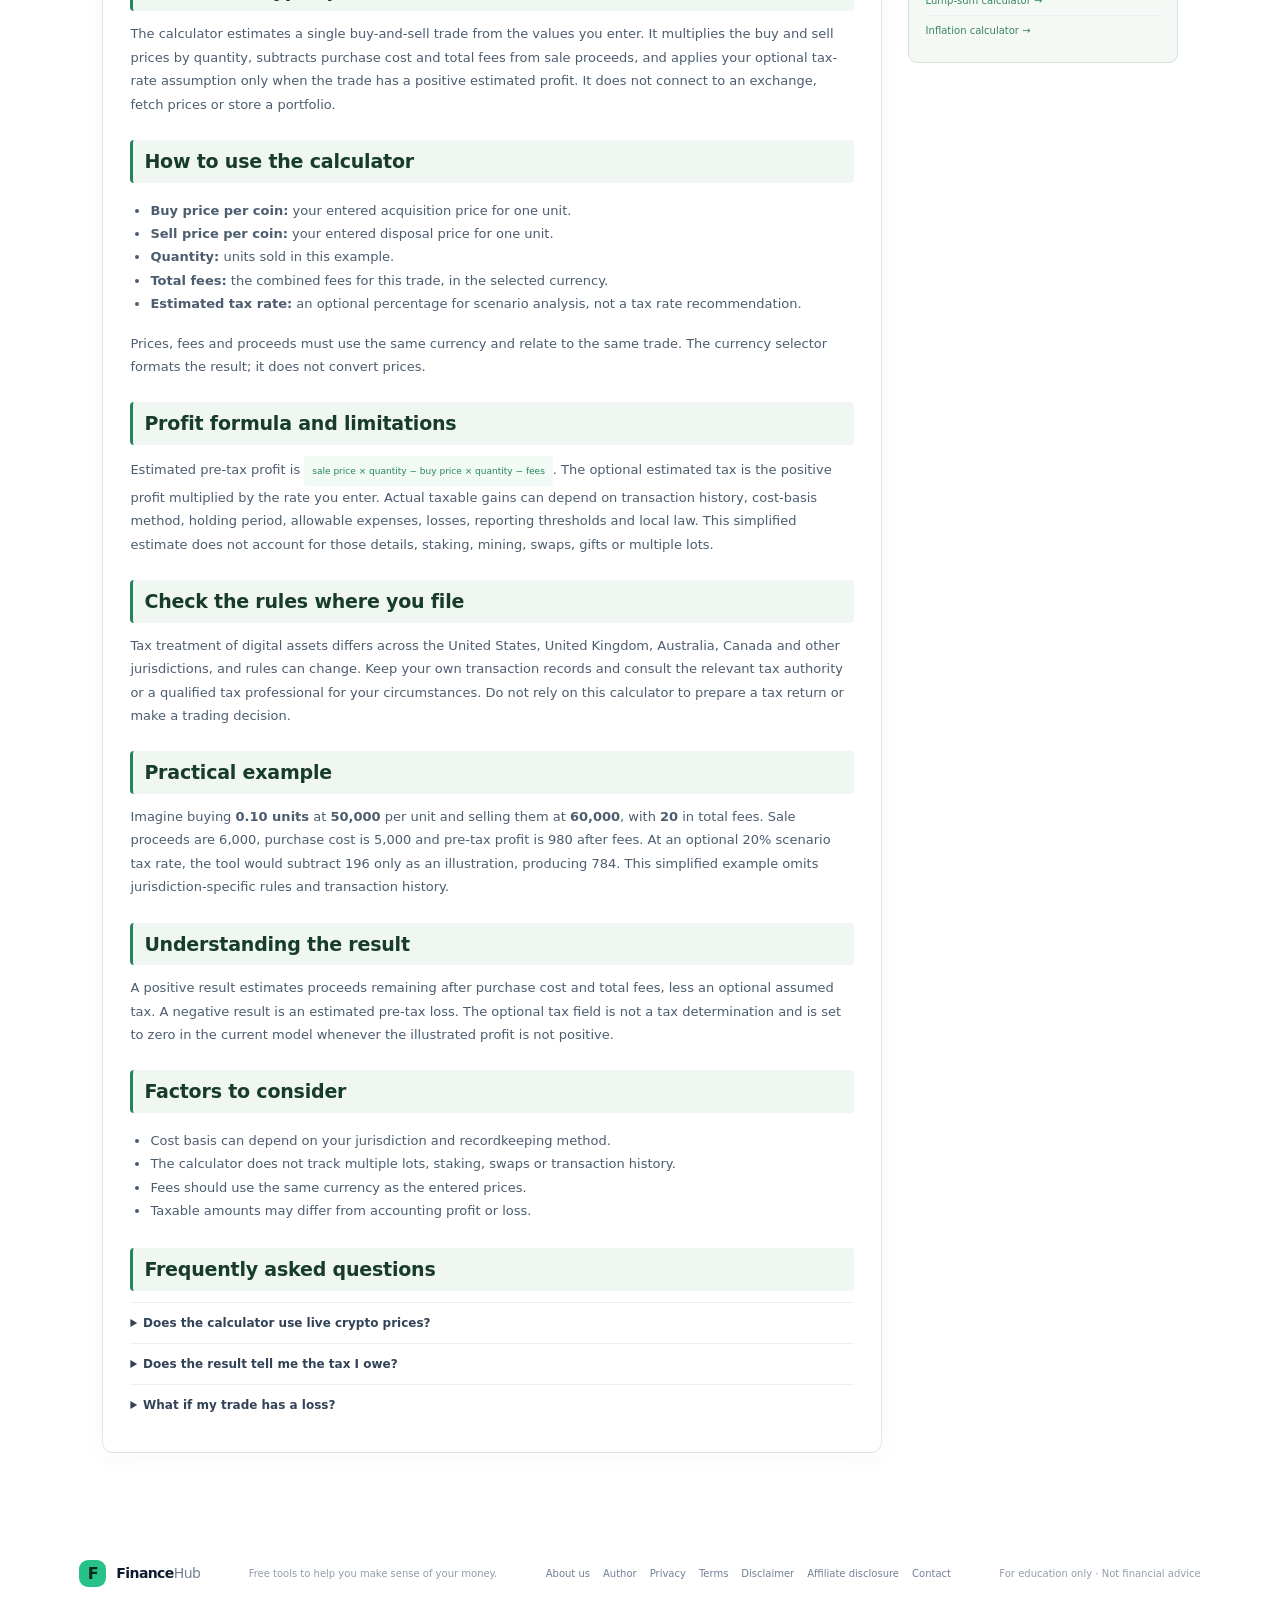
<file: crypto-profit-calculator.html>
<!doctype html>
<html lang="en">
  <head>
    <meta charset="utf-8">
    <meta name="viewport" content="width=device-width, initial-scale=1">
    <meta name="description" content="Estimate cryptocurrency trade proceeds, cost basis, fees, profit and an optional tax amount with this free crypto profit calculator.">
    <meta name="theme-color" content="#101b2d">
    <title>Crypto Profit &amp; Tax Estimator: Free Calculator | FinanceHub</title>
    <link rel="canonical" href="https://msulemanofficial07.github.io/Finance-Calculator-Hub/crypto-profit-calculator.html">
    <meta property="og:site_name" content="Finance Calculator Hub">
    <meta property="og:type" content="website"><meta property="og:title" content="Crypto Profit Calculator | FinanceHub"><meta property="og:description" content="Estimate crypto trade profit after fees and an optional tax assumption.">
    <link rel="stylesheet" href="styles.css"><script src="calculator-engine.js" defer></script><script src="script.js" defer></script>
  </head>
  <body data-calculator="crypto">
    <header class="topbar"><a class="brand" href="index.html" aria-label="FinanceHub home"><span class="brand-mark" aria-hidden="true">F</span><span>Finance<span class="brand-light">Hub</span></span></a><nav class="top-nav" aria-label="Main navigation"><a href="index.html#calculators">Calculators</a><a href="#guide">Guide</a><a href="about.html">About</a><a href="author.html">Author</a></nav><label class="currency-picker"><span>Currency</span><select id="currency" aria-label="Display currency"><option value="USD" selected>USD $</option><option value="EUR">EUR €</option><option value="GBP">GBP £</option><option value="AUD">AUD A$</option><option value="CAD">CAD C$</option><option value="INR">INR ₹</option><option value="PKR">PKR Rs</option></select></label></header>
    <main class="page-main">
      <section class="page-intro"><div class="page-intro-inner"><nav class="breadcrumbs" aria-label="Breadcrumb"><a href="index.html">Home</a> / <a href="index.html#calculators">Calculators</a> / Crypto profit</nav><p class="eyebrow">CRYPTO TRADE ESTIMATE</p><h1>Crypto Profit Calculator</h1><p class="intro-copy">Estimate a cryptocurrency trade's sale proceeds, purchase cost, fees and potential profit. Add an optional tax-rate assumption to see an illustrative after-tax amount—this tool does not determine what tax you owe.</p></div></section>
      <section class="calculator-section"><div class="section-heading"><div><p class="eyebrow">ESTIMATE A BUY-AND-SELL TRADE</p><h2>Calculate an illustrative trade outcome</h2><p class="section-description">Enter prices and quantities in your selected currency. Enter fees once as a total.</p></div></div><div class="calculator-layout">
        <aside class="tool-nav" aria-label="Other calculators"><a class="tool-button" href="sip-calculator.html"><span class="tool-icon">↗</span><span><strong>SIP calculator</strong><small>Monthly investing</small></span><span class="tool-arrow">→</span></a><a class="tool-button" href="compound-interest-calculator.html"><span class="tool-icon">∿</span><span><strong>Compound interest</strong><small>Growth over time</small></span><span class="tool-arrow">→</span></a><a class="tool-button" href="lump-sum-calculator.html"><span class="tool-icon">◈</span><span><strong>Lump sum</strong><small>One-time investment</small></span><span class="tool-arrow">→</span></a><a class="tool-button" href="inflation-calculator.html"><span class="tool-icon">⌁</span><span><strong>Inflation</strong><small>Purchasing power</small></span><span class="tool-arrow">→</span></a></aside>
        <section class="calculator-card" aria-labelledby="tool-title"><div class="calculator-title"><div><p class="eyebrow" id="tool-kicker"></p><h2 id="tool-title"></h2><p id="tool-description"></p></div><span class="calculator-symbol" id="tool-symbol" aria-hidden="true"></span></div><form id="calculator-form"><div class="input-grid" id="input-grid"></div><button class="calculate-button" type="submit">Calculate estimate <span aria-hidden="true">→</span></button></form><div class="result-panel" id="result-panel" aria-live="polite"><div class="result-topline"><span>YOUR ESTIMATE</span><span class="estimate-badge">Illustrative</span></div><p class="result-label" id="result-label"></p><p class="result-value" id="result-value"></p><div class="result-breakdown" id="result-breakdown"></div><div class="chart-wrap" id="chart-wrap"><div class="chart-heading"><span id="chart-title">Growth over time</span><span id="chart-caption"></span></div><div class="chart-legend" id="chart-legend"></div><div class="chart" id="chart" role="img" aria-label="Investment projection chart"></div></div></div><details class="schedule-details" id="schedule-details"><summary>See yearly numbers</summary><div class="schedule-wrap"><table class="schedule-table"><thead id="schedule-head"></thead><tbody id="schedule-body"></tbody></table></div></details><p class="disclaimer">Tax treatment varies by country and individual circumstances. This estimate is not tax, legal, investment or financial advice.</p></section>
      </div></section>
      <section class="guide-section" id="guide"><div class="guide-layout">            <article class="guide-article">
        <p class="byline">By <a href="author.html">M. Suleman</a> · Reviewed and updated November 22, 2026</p>
        <h2>What this crypto profit estimator calculates</h2><p>The calculator estimates a single buy-and-sell trade from the values you enter. It multiplies the buy and sell prices by quantity, subtracts purchase cost and total fees from sale proceeds, and applies your optional tax-rate assumption only when the trade has a positive estimated profit. It does not connect to an exchange, fetch prices or store a portfolio.</p>
        <h2>How to use the calculator</h2><ul><li><strong>Buy price per coin:</strong> your entered acquisition price for one unit.</li><li><strong>Sell price per coin:</strong> your entered disposal price for one unit.</li><li><strong>Quantity:</strong> units sold in this example.</li><li><strong>Total fees:</strong> the combined fees for this trade, in the selected currency.</li><li><strong>Estimated tax rate:</strong> an optional percentage for scenario analysis, not a tax rate recommendation.</li></ul><p>Prices, fees and proceeds must use the same currency and relate to the same trade. The currency selector formats the result; it does not convert prices.</p>
        <h2>Profit formula and limitations</h2><p>Estimated pre-tax profit is <span class="formula">sale price × quantity − buy price × quantity − fees</span>. The optional estimated tax is the positive profit multiplied by the rate you enter. Actual taxable gains can depend on transaction history, cost-basis method, holding period, allowable expenses, losses, reporting thresholds and local law. This simplified estimate does not account for those details, staking, mining, swaps, gifts or multiple lots.</p>
        <h2>Check the rules where you file</h2><p>Tax treatment of digital assets differs across the United States, United Kingdom, Australia, Canada and other jurisdictions, and rules can change. Keep your own transaction records and consult the relevant tax authority or a qualified tax professional for your circumstances. Do not rely on this calculator to prepare a tax return or make a trading decision.</p>
        <h2>Practical example</h2><p>Imagine buying <strong>0.10 units</strong> at <strong>50,000</strong> per unit and selling them at <strong>60,000</strong>, with <strong>20</strong> in total fees. Sale proceeds are 6,000, purchase cost is 5,000 and pre-tax profit is 980 after fees. At an optional 20% scenario tax rate, the tool would subtract 196 only as an illustration, producing 784. This simplified example omits jurisdiction-specific rules and transaction history.</p>
        <h2>Understanding the result</h2><p>A positive result estimates proceeds remaining after purchase cost and total fees, less an optional assumed tax. A negative result is an estimated pre-tax loss. The optional tax field is not a tax determination and is set to zero in the current model whenever the illustrated profit is not positive.</p>
        <h2>Factors to consider</h2><ul><li>Cost basis can depend on your jurisdiction and recordkeeping method.</li><li>The calculator does not track multiple lots, staking, swaps or transaction history.</li><li>Fees should use the same currency as the entered prices.</li><li>Taxable amounts may differ from accounting profit or loss.</li></ul>
        <div class="guide-faq"><h2>Frequently asked questions</h2><details><summary>Does the calculator use live crypto prices?</summary><p>No. Enter your own buy and sell prices. The calculator does not use an exchange or price feed.</p></details><details><summary>Does the result tell me the tax I owe?</summary><p>No. The optional rate only creates a rough illustration. Actual tax treatment depends on your jurisdiction and full circumstances.</p></details><details><summary>What if my trade has a loss?</summary><p>The estimate subtracts your entered costs and fees from proceeds. The optional tax estimate is set to zero for a non-positive result; this does not assess whether a loss is deductible.</p></details></div>
      </article><aside class="guide-aside"><nav class="related-tools" aria-label="Explore related calculators"><h2>Explore all calculators</h2><a href="sip-calculator.html">SIP calculator →</a><a href="compound-interest-calculator.html">Compound interest calculator →</a><a href="lump-sum-calculator.html">Lump-sum calculator →</a><a href="inflation-calculator.html">Inflation calculator →</a></nav></aside></div></section>
    </main>
    <footer class="footer"><a class="brand" href="index.html"><span class="brand-mark" aria-hidden="true">F</span><span>Finance<span class="brand-light">Hub</span></span></a><p>Free tools to help you make sense of your money.</p><nav class="footer-links" aria-label="Legal and company information"><a href="about.html">About us</a><a href="author.html">Author</a><a href="privacy.html">Privacy</a><a href="terms.html">Terms</a><a href="disclaimer.html">Disclaimer</a><a href="affiliate-disclosure.html">Affiliate disclosure</a><a href="contact.html">Contact</a></nav><span>For education only · Not financial advice</span></footer>
    <script type="application/ld+json">{"@context":"https://schema.org","@type":"SoftwareApplication","name":"FinanceHub Crypto Profit Calculator","applicationCategory":"FinanceApplication","operatingSystem":"Any","description":"A cryptocurrency trade profit estimator with user-entered fees and optional tax assumption."}</script>
    <script type="application/ld+json">{"@context":"https://schema.org","@type":"Article","headline":"Crypto Profit Estimator Guide","author":{"@type":"Person","name":"M. Suleman","url":"https://msulemanofficial07.github.io/Finance-Calculator-Hub/author.html"},"publisher":{"@type":"Organization","name":"Finance Calculator Hub"},"dateModified":"2026-11-22","mainEntityOfPage":"https://msulemanofficial07.github.io/Finance-Calculator-Hub/crypto-profit-calculator.html"}</script>
  </body>
</html>
</file>
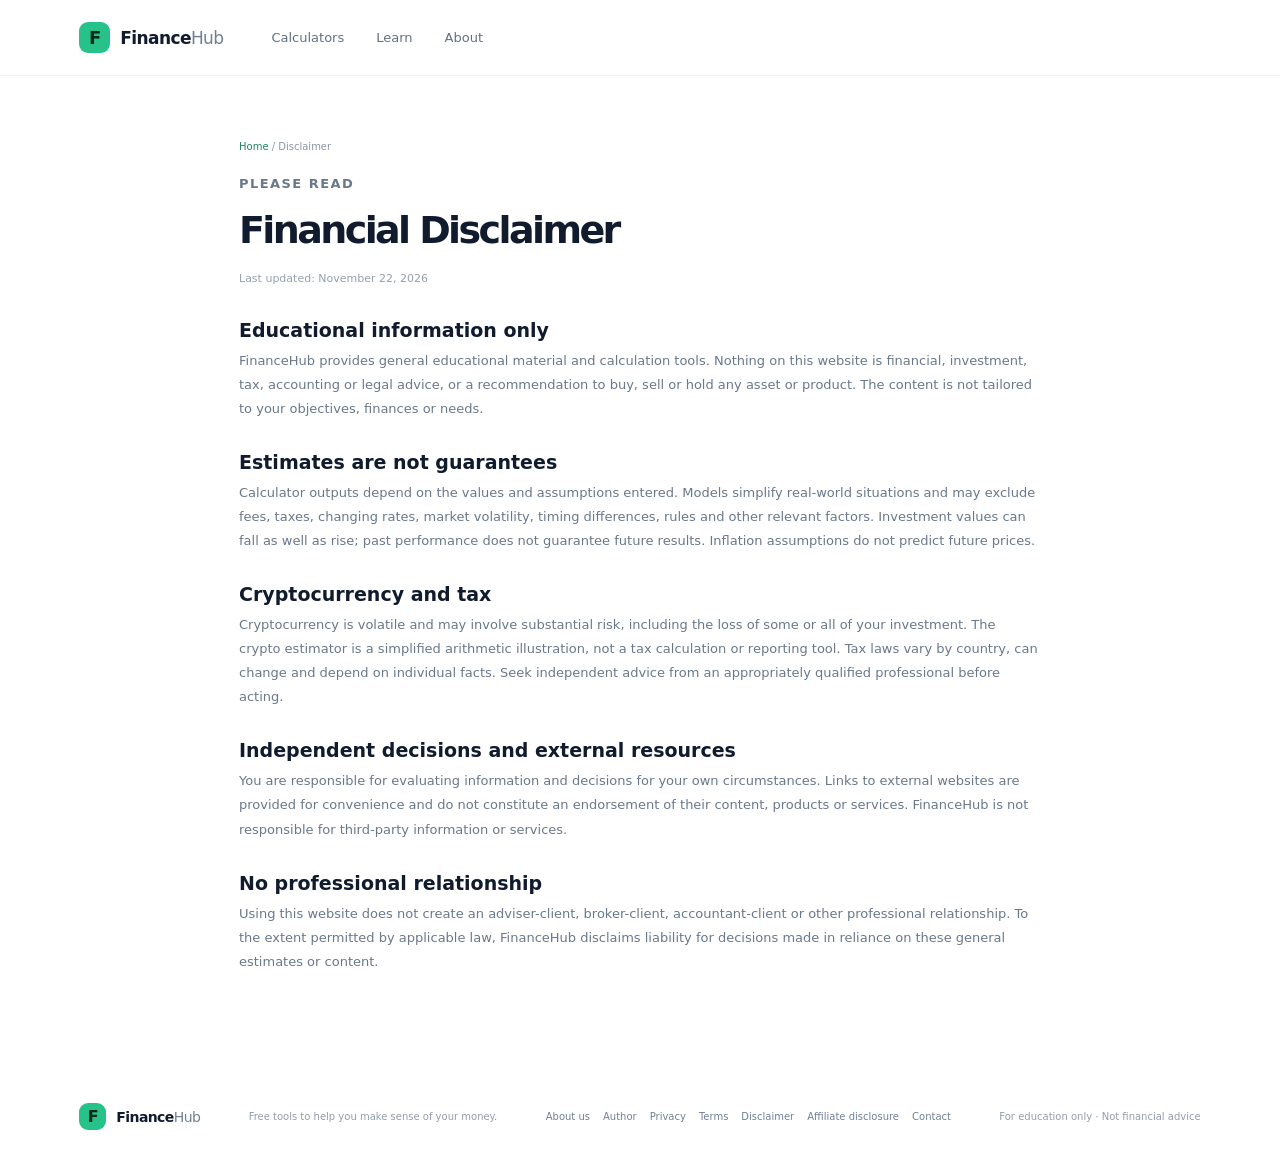
<file: disclaimer.html>
<!doctype html>
<html lang="en">
  <head>
    <meta charset="utf-8">
    <meta name="viewport" content="width=device-width, initial-scale=1">
    <meta name="description" content="Important FinanceHub disclaimer: calculator outputs are educational estimates, not individualized financial, investment, tax or legal advice.">
    <meta name="theme-color" content="#101b2d">
    <title>Financial Disclaimer | FinanceHub</title>
    <link rel="canonical" href="https://msulemanofficial07.github.io/Finance-Calculator-Hub/disclaimer.html">
    <link rel="stylesheet" href="styles.css">
  </head>
  <body>
    <header class="topbar"><a class="brand" href="index.html" aria-label="FinanceHub home"><span class="brand-mark" aria-hidden="true">F</span><span>Finance<span class="brand-light">Hub</span></span></a><nav class="top-nav" aria-label="Main navigation"><a href="index.html#calculators">Calculators</a><a href="index.html#learn">Learn</a><a href="about.html">About</a></nav></header>
    <main class="legal-page">
      <nav class="breadcrumbs" aria-label="Breadcrumb"><a href="index.html">Home</a> / Disclaimer</nav>
      <p class="eyebrow">PLEASE READ</p><h1>Financial Disclaimer</h1>
      <p class="updated">Last updated: November 22, 2026</p>
      <h2>Educational information only</h2><p>FinanceHub provides general educational material and calculation tools. Nothing on this website is financial, investment, tax, accounting or legal advice, or a recommendation to buy, sell or hold any asset or product. The content is not tailored to your objectives, finances or needs.</p>
      <h2>Estimates are not guarantees</h2><p>Calculator outputs depend on the values and assumptions entered. Models simplify real-world situations and may exclude fees, taxes, changing rates, market volatility, timing differences, rules and other relevant factors. Investment values can fall as well as rise; past performance does not guarantee future results. Inflation assumptions do not predict future prices.</p>
      <h2>Cryptocurrency and tax</h2><p>Cryptocurrency is volatile and may involve substantial risk, including the loss of some or all of your investment. The crypto estimator is a simplified arithmetic illustration, not a tax calculation or reporting tool. Tax laws vary by country, can change and depend on individual facts. Seek independent advice from an appropriately qualified professional before acting.</p>
      <h2>Independent decisions and external resources</h2><p>You are responsible for evaluating information and decisions for your own circumstances. Links to external websites are provided for convenience and do not constitute an endorsement of their content, products or services. FinanceHub is not responsible for third-party information or services.</p>
      <h2>No professional relationship</h2><p>Using this website does not create an adviser-client, broker-client, accountant-client or other professional relationship. To the extent permitted by applicable law, FinanceHub disclaims liability for decisions made in reliance on these general estimates or content.</p>
    </main>
    <footer class="footer"><a class="brand" href="index.html"><span class="brand-mark" aria-hidden="true">F</span><span>Finance<span class="brand-light">Hub</span></span></a><p>Free tools to help you make sense of your money.</p><nav class="footer-links" aria-label="Legal and company information"><a href="about.html">About us</a><a href="author.html">Author</a><a href="privacy.html">Privacy</a><a href="terms.html">Terms</a><a href="disclaimer.html">Disclaimer</a><a href="affiliate-disclosure.html">Affiliate disclosure</a><a href="contact.html">Contact</a></nav><span>For education only · Not financial advice</span></footer>
  </body>
</html>
</file>
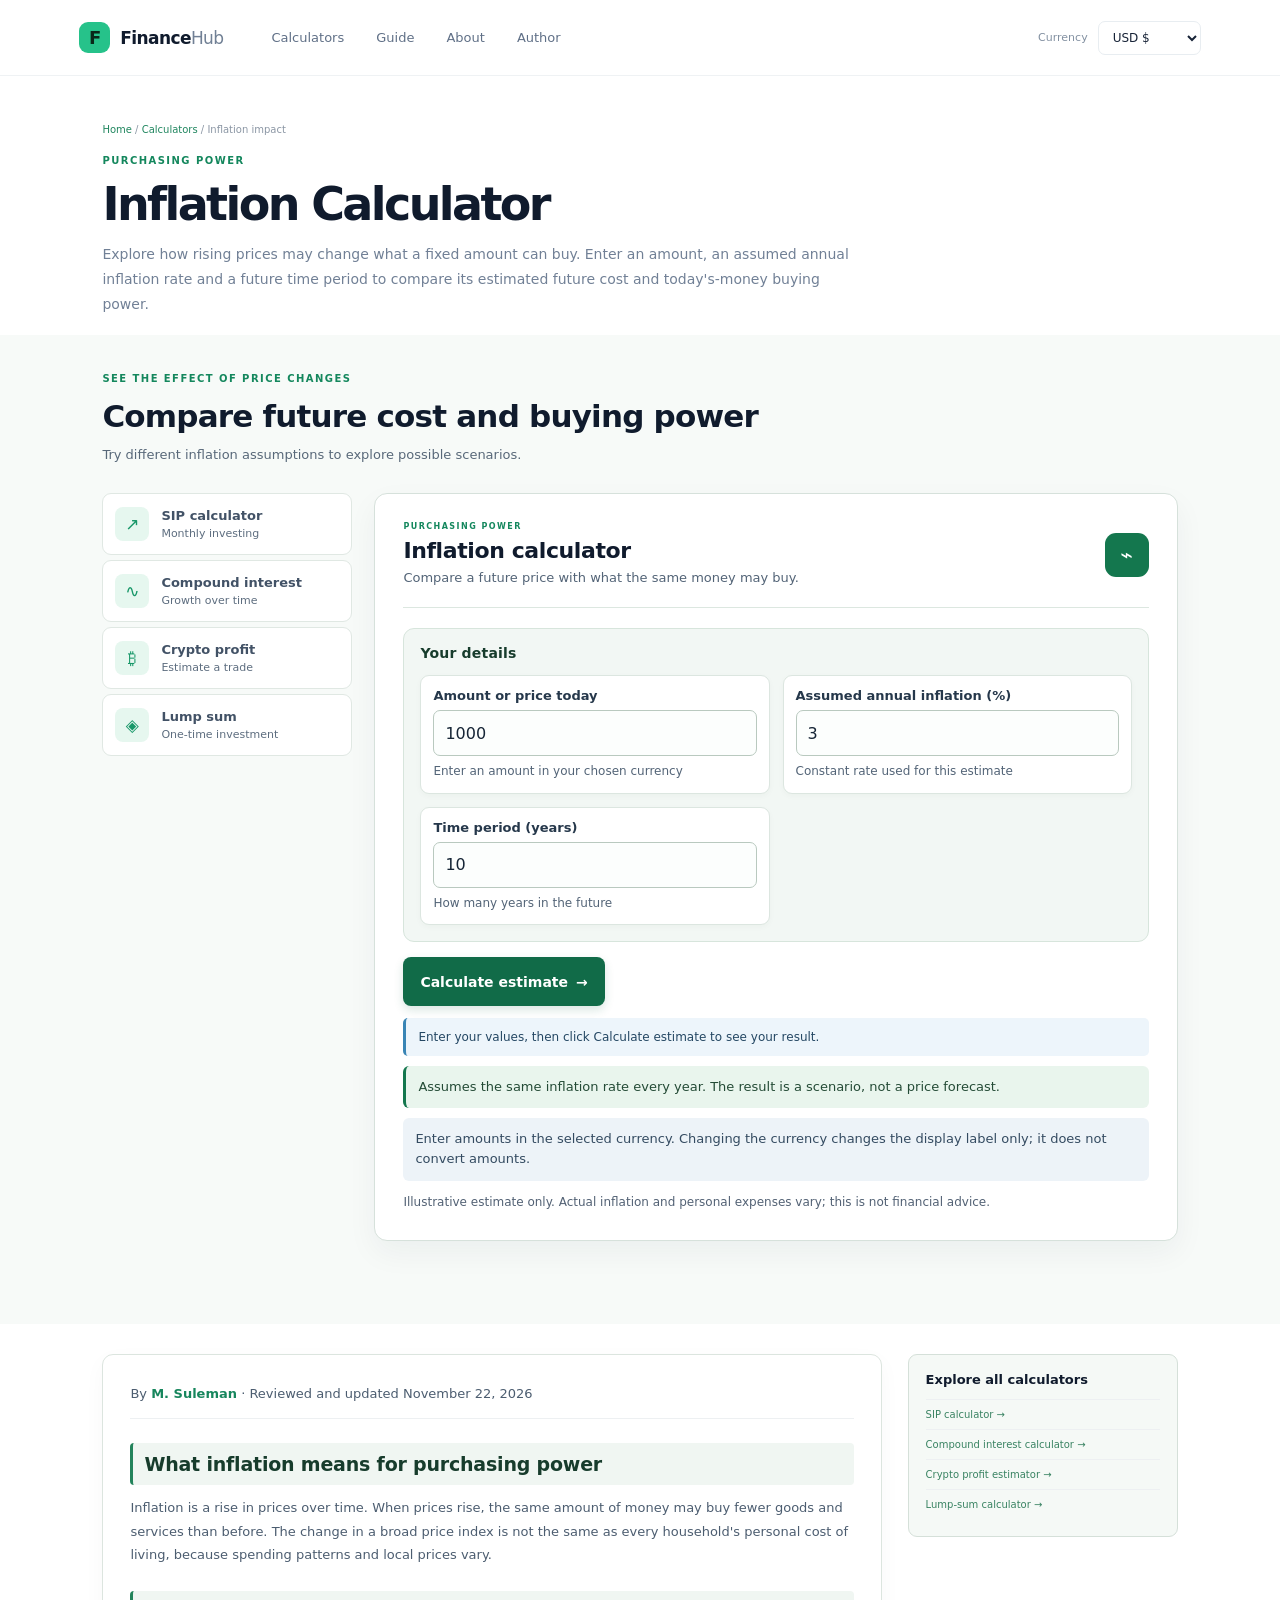
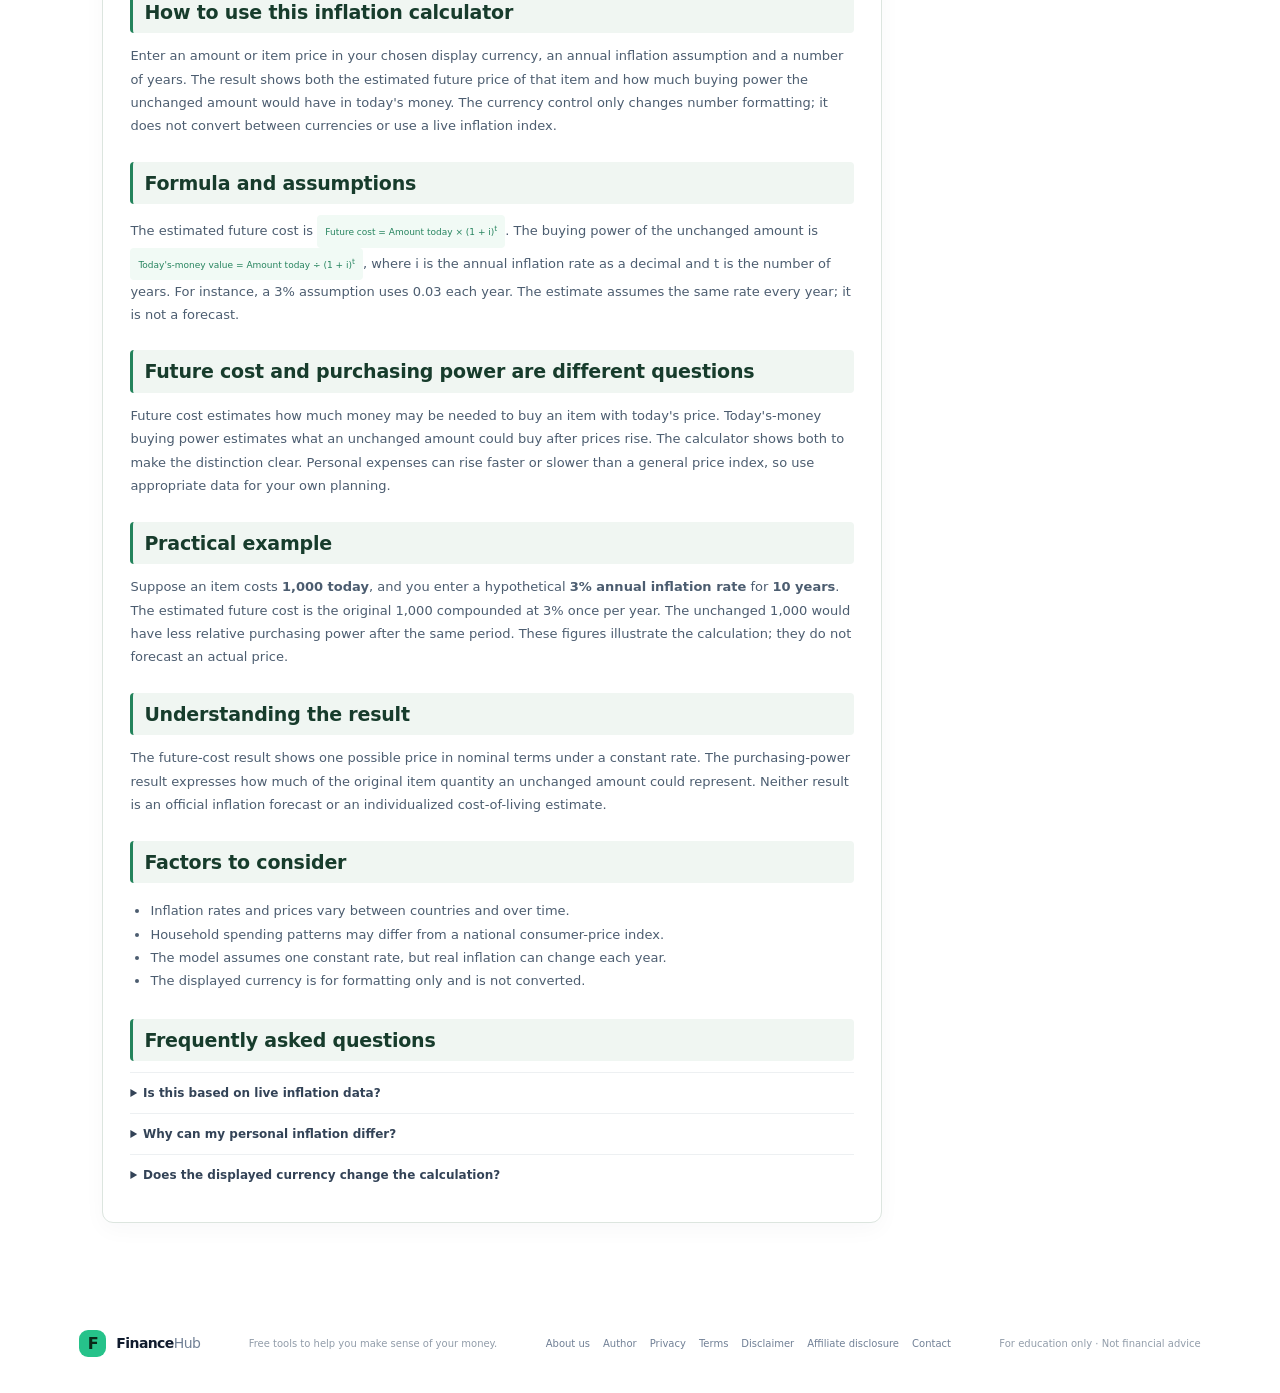
<file: inflation-calculator.html>
<!doctype html>
<html lang="en">
  <head>
    <meta charset="utf-8">
    <meta name="viewport" content="width=device-width, initial-scale=1">
    <meta name="description" content="Estimate how inflation could affect the purchasing power of money over time with this free inflation impact calculator.">
    <meta name="theme-color" content="#101b2d">
    <title>Inflation Calculator: Future Purchasing Power | FinanceHub</title>
    <link rel="canonical" href="https://msulemanofficial07.github.io/Finance-Calculator-Hub/inflation-calculator.html">
    <meta property="og:site_name" content="Finance Calculator Hub">
    <meta property="og:type" content="website"><meta property="og:title" content="Free Inflation Calculator | FinanceHub"><meta property="og:description" content="Estimate what today's money could buy after inflation over time.">
    <link rel="stylesheet" href="styles.css"><script src="calculator-engine.js" defer></script><script src="script.js" defer></script>
  </head>
  <body data-calculator="inflation">
    <header class="topbar"><a class="brand" href="index.html" aria-label="FinanceHub home"><span class="brand-mark" aria-hidden="true">F</span><span>Finance<span class="brand-light">Hub</span></span></a><nav class="top-nav" aria-label="Main navigation"><a href="index.html#calculators">Calculators</a><a href="#guide">Guide</a><a href="about.html">About</a><a href="author.html">Author</a></nav><label class="currency-picker"><span>Currency</span><select id="currency" aria-label="Display currency"><option value="USD" selected>USD $</option><option value="EUR">EUR €</option><option value="GBP">GBP £</option><option value="AUD">AUD A$</option><option value="CAD">CAD C$</option><option value="INR">INR ₹</option><option value="PKR">PKR Rs</option></select></label></header>
    <main class="page-main">
      <section class="page-intro"><div class="page-intro-inner"><nav class="breadcrumbs" aria-label="Breadcrumb"><a href="index.html">Home</a> / <a href="index.html#calculators">Calculators</a> / Inflation impact</nav><p class="eyebrow">PURCHASING POWER</p><h1>Inflation Calculator</h1><p class="intro-copy">Explore how rising prices may change what a fixed amount can buy. Enter an amount, an assumed annual inflation rate and a future time period to compare its estimated future cost and today's-money buying power.</p></div></section>
      <section class="calculator-section"><div class="section-heading"><div><p class="eyebrow">SEE THE EFFECT OF PRICE CHANGES</p><h2>Compare future cost and buying power</h2><p class="section-description">Try different inflation assumptions to explore possible scenarios.</p></div></div><div class="calculator-layout">
        <aside class="tool-nav" aria-label="Other calculators"><a class="tool-button" href="sip-calculator.html"><span class="tool-icon">↗</span><span><strong>SIP calculator</strong><small>Monthly investing</small></span><span class="tool-arrow">→</span></a><a class="tool-button" href="compound-interest-calculator.html"><span class="tool-icon">∿</span><span><strong>Compound interest</strong><small>Growth over time</small></span><span class="tool-arrow">→</span></a><a class="tool-button" href="crypto-profit-calculator.html"><span class="tool-icon">₿</span><span><strong>Crypto profit</strong><small>Estimate a trade</small></span><span class="tool-arrow">→</span></a><a class="tool-button" href="lump-sum-calculator.html"><span class="tool-icon">◈</span><span><strong>Lump sum</strong><small>One-time investment</small></span><span class="tool-arrow">→</span></a></aside>
        <section class="calculator-card" aria-labelledby="tool-title"><div class="calculator-title"><div><p class="eyebrow" id="tool-kicker"></p><h2 id="tool-title"></h2><p id="tool-description"></p></div><span class="calculator-symbol" id="tool-symbol" aria-hidden="true"></span></div><form id="calculator-form"><div class="input-grid" id="input-grid"></div><button class="calculate-button" type="submit">Calculate estimate <span aria-hidden="true">→</span></button></form><div class="result-panel" id="result-panel" aria-live="polite"><div class="result-topline"><span>YOUR ESTIMATE</span><span class="estimate-badge">Illustrative</span></div><p class="result-label" id="result-label"></p><p class="result-value" id="result-value"></p><div class="result-breakdown" id="result-breakdown"></div><div class="chart-wrap" id="chart-wrap"><div class="chart-heading"><span id="chart-title">Growth over time</span><span id="chart-caption"></span></div><div class="chart-legend" id="chart-legend"></div><div class="chart" id="chart" role="img" aria-label="Investment projection chart"></div></div></div><details class="schedule-details" id="schedule-details"><summary>See yearly numbers</summary><div class="schedule-wrap"><table class="schedule-table"><thead id="schedule-head"></thead><tbody id="schedule-body"></tbody></table></div></details><p class="disclaimer">Illustrative estimate only. Actual inflation and personal expenses vary; this is not financial advice.</p></section>
      </div></section>
      <section class="guide-section" id="guide"><div class="guide-layout">            <article class="guide-article">
        <p class="byline">By <a href="author.html">M. Suleman</a> · Reviewed and updated November 22, 2026</p>
        <h2>What inflation means for purchasing power</h2><p>Inflation is a rise in prices over time. When prices rise, the same amount of money may buy fewer goods and services than before. The change in a broad price index is not the same as every household's personal cost of living, because spending patterns and local prices vary.</p>
        <h2>How to use this inflation calculator</h2><p>Enter an amount or item price in your chosen display currency, an annual inflation assumption and a number of years. The result shows both the estimated future price of that item and how much buying power the unchanged amount would have in today's money. The currency control only changes number formatting; it does not convert between currencies or use a live inflation index.</p>
        <h2>Formula and assumptions</h2><p>The estimated future cost is <span class="formula">Future cost = Amount today × (1 + i)<sup>t</sup></span>. The buying power of the unchanged amount is <span class="formula">Today's-money value = Amount today ÷ (1 + i)<sup>t</sup></span>, where i is the annual inflation rate as a decimal and t is the number of years. For instance, a 3% assumption uses 0.03 each year. The estimate assumes the same rate every year; it is not a forecast.</p>
        <h2>Future cost and purchasing power are different questions</h2><p>Future cost estimates how much money may be needed to buy an item with today's price. Today's-money buying power estimates what an unchanged amount could buy after prices rise. The calculator shows both to make the distinction clear. Personal expenses can rise faster or slower than a general price index, so use appropriate data for your own planning.</p>
        <h2>Practical example</h2><p>Suppose an item costs <strong>1,000 today</strong>, and you enter a hypothetical <strong>3% annual inflation rate</strong> for <strong>10 years</strong>. The estimated future cost is the original 1,000 compounded at 3% once per year. The unchanged 1,000 would have less relative purchasing power after the same period. These figures illustrate the calculation; they do not forecast an actual price.</p>
        <h2>Understanding the result</h2><p>The future-cost result shows one possible price in nominal terms under a constant rate. The purchasing-power result expresses how much of the original item quantity an unchanged amount could represent. Neither result is an official inflation forecast or an individualized cost-of-living estimate.</p>
        <h2>Factors to consider</h2><ul><li>Inflation rates and prices vary between countries and over time.</li><li>Household spending patterns may differ from a national consumer-price index.</li><li>The model assumes one constant rate, but real inflation can change each year.</li><li>The displayed currency is for formatting only and is not converted.</li></ul>
        <div class="guide-faq"><h2>Frequently asked questions</h2><details><summary>Is this based on live inflation data?</summary><p>No. You enter a constant annual rate assumption. The tool does not fetch current or historical consumer-price data.</p></details><details><summary>Why can my personal inflation differ?</summary><p>Household costs vary with location and spending patterns. A general inflation assumption may not match the prices you personally experience.</p></details><details><summary>Does the displayed currency change the calculation?</summary><p>No. It changes the currency symbol and formatting only; the calculator does not perform exchange-rate conversions.</p></details></div>
      </article><aside class="guide-aside"><nav class="related-tools" aria-label="Explore related calculators"><h2>Explore all calculators</h2><a href="sip-calculator.html">SIP calculator →</a><a href="compound-interest-calculator.html">Compound interest calculator →</a><a href="crypto-profit-calculator.html">Crypto profit estimator →</a><a href="lump-sum-calculator.html">Lump-sum calculator →</a></nav></aside></div></section>
    </main>
    <footer class="footer"><a class="brand" href="index.html"><span class="brand-mark" aria-hidden="true">F</span><span>Finance<span class="brand-light">Hub</span></span></a><p>Free tools to help you make sense of your money.</p><nav class="footer-links" aria-label="Legal and company information"><a href="about.html">About us</a><a href="author.html">Author</a><a href="privacy.html">Privacy</a><a href="terms.html">Terms</a><a href="disclaimer.html">Disclaimer</a><a href="affiliate-disclosure.html">Affiliate disclosure</a><a href="contact.html">Contact</a></nav><span>For education only · Not financial advice</span></footer>
    <script type="application/ld+json">{"@context":"https://schema.org","@type":"SoftwareApplication","name":"FinanceHub Inflation Calculator","applicationCategory":"FinanceApplication","operatingSystem":"Any","description":"A free calculator for illustrative inflation and future purchasing power scenarios."}</script>
    <script type="application/ld+json">{"@context":"https://schema.org","@type":"Article","headline":"Inflation Calculator Guide","author":{"@type":"Person","name":"M. Suleman","url":"https://msulemanofficial07.github.io/Finance-Calculator-Hub/author.html"},"publisher":{"@type":"Organization","name":"Finance Calculator Hub"},"dateModified":"2026-11-22","mainEntityOfPage":"https://msulemanofficial07.github.io/Finance-Calculator-Hub/inflation-calculator.html"}</script>
  </body>
</html>
</file>
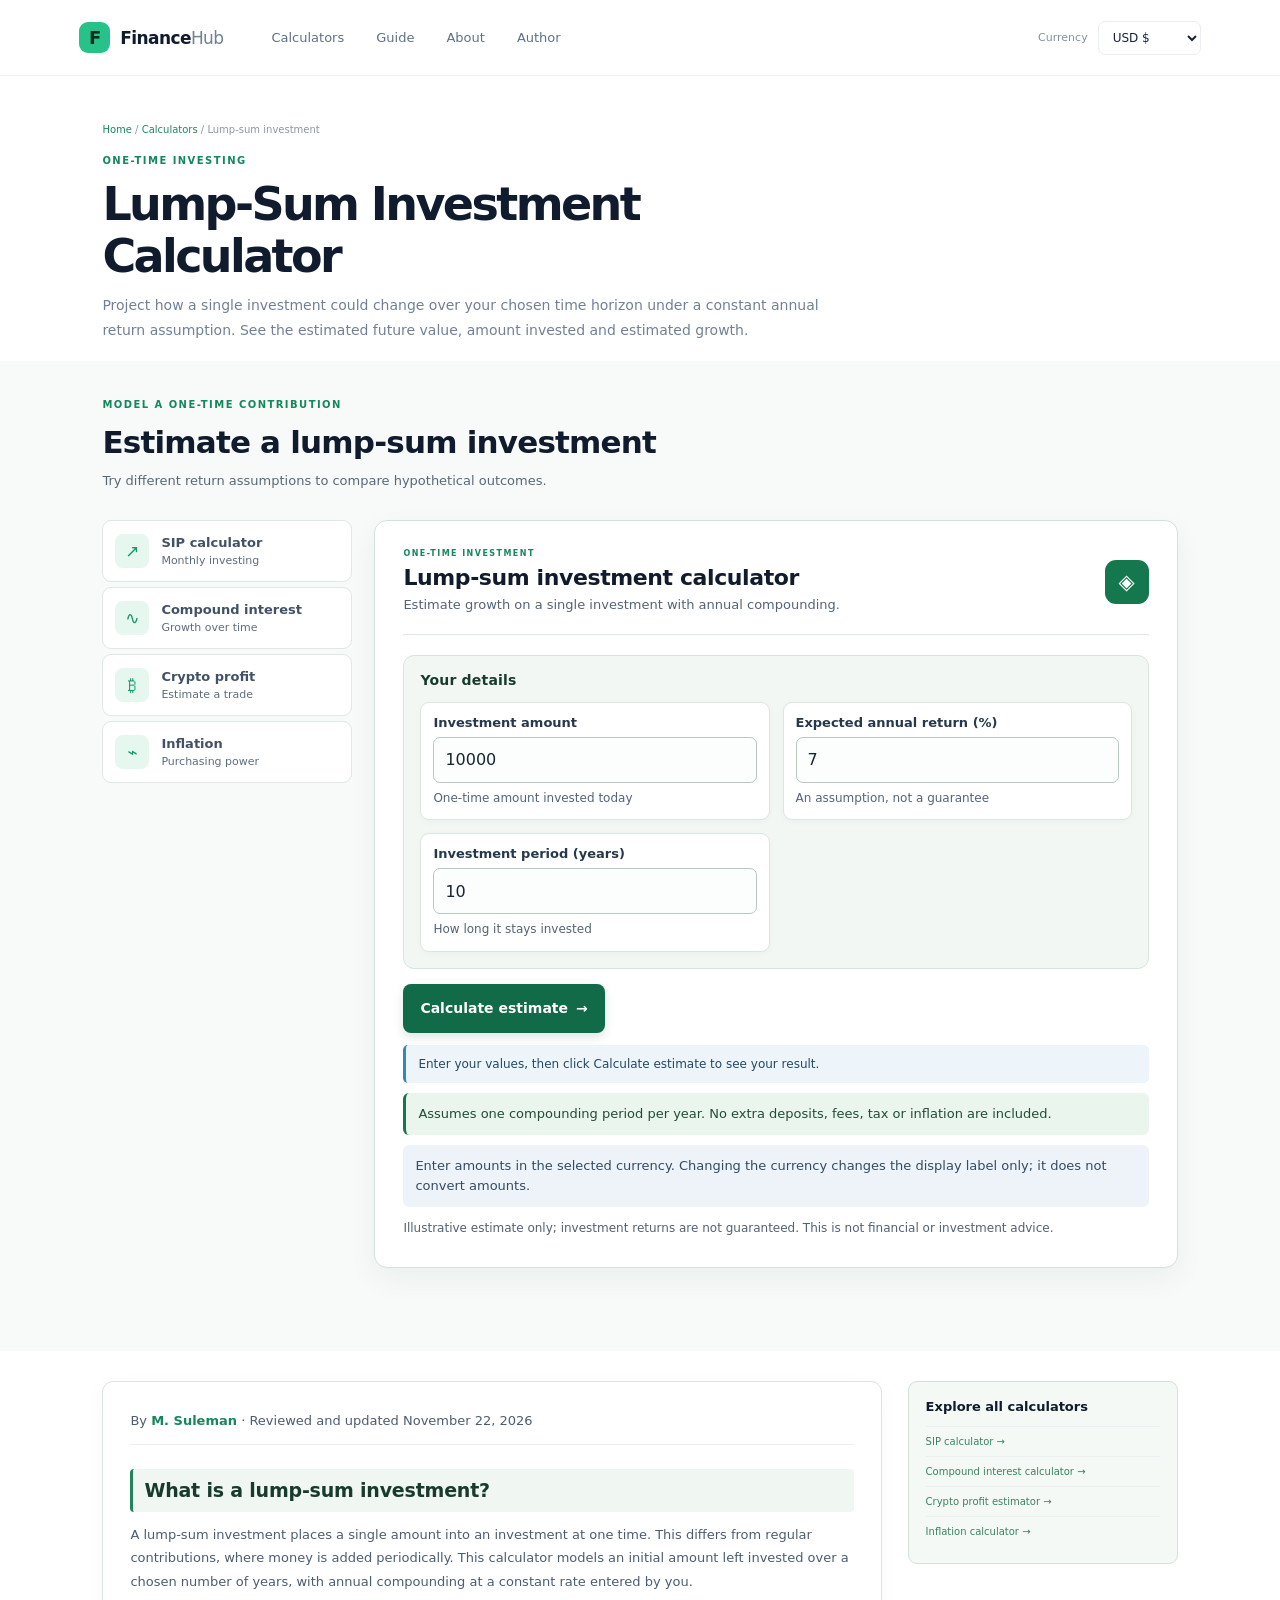
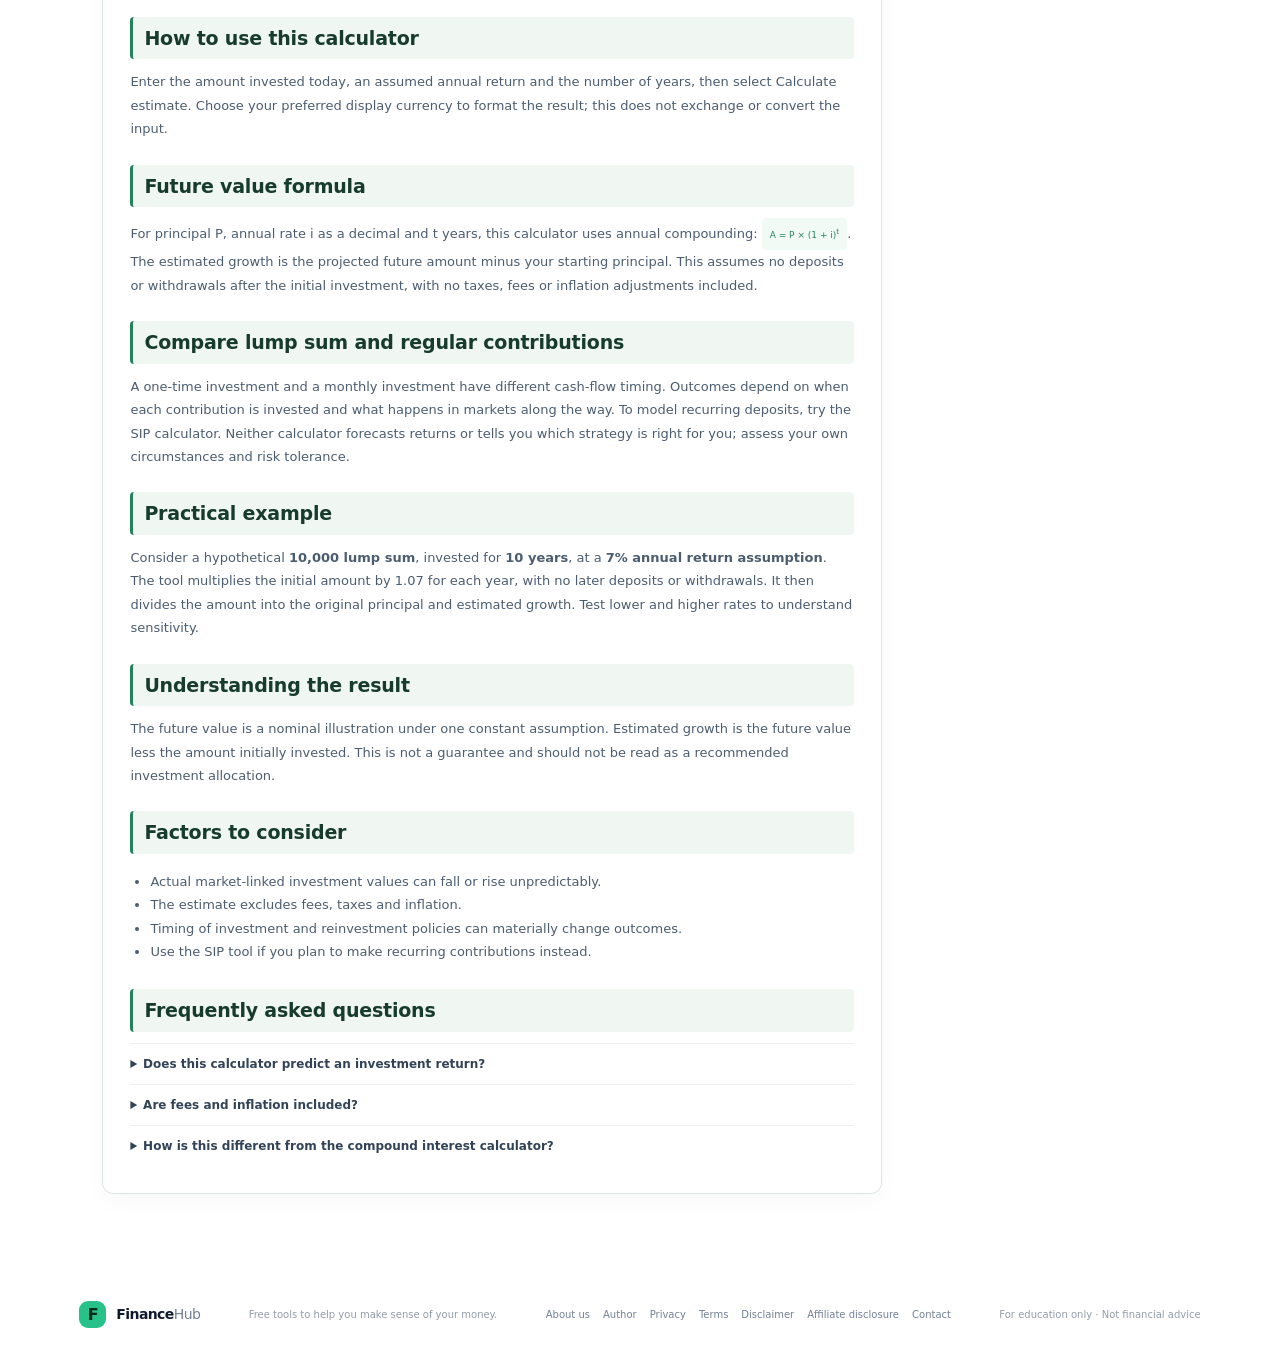
<file: lump-sum-calculator.html>
<!doctype html>
<html lang="en">
  <head>
    <meta charset="utf-8">
    <meta name="viewport" content="width=device-width, initial-scale=1">
    <meta name="description" content="Estimate the future value of a one-time investment with this free lump-sum calculator. Compare an initial amount, annual return assumption and investment term.">
    <meta name="theme-color" content="#101b2d">
    <title>Lump-Sum Investment Calculator: Future Value | FinanceHub</title>
    <link rel="canonical" href="https://msulemanofficial07.github.io/Finance-Calculator-Hub/lump-sum-calculator.html">
    <meta property="og:site_name" content="Finance Calculator Hub">
    <meta property="og:type" content="website"><meta property="og:title" content="Free Lump-Sum Investment Calculator | FinanceHub"><meta property="og:description" content="Project the illustrative growth of a one-time investment.">
    <link rel="stylesheet" href="styles.css"><script src="calculator-engine.js" defer></script><script src="script.js" defer></script>
  </head>
  <body data-calculator="lumpsum">
    <header class="topbar"><a class="brand" href="index.html" aria-label="FinanceHub home"><span class="brand-mark" aria-hidden="true">F</span><span>Finance<span class="brand-light">Hub</span></span></a><nav class="top-nav" aria-label="Main navigation"><a href="index.html#calculators">Calculators</a><a href="#guide">Guide</a><a href="about.html">About</a><a href="author.html">Author</a></nav><label class="currency-picker"><span>Currency</span><select id="currency" aria-label="Display currency"><option value="USD" selected>USD $</option><option value="EUR">EUR €</option><option value="GBP">GBP £</option><option value="AUD">AUD A$</option><option value="CAD">CAD C$</option><option value="INR">INR ₹</option><option value="PKR">PKR Rs</option></select></label></header>
    <main class="page-main">
      <section class="page-intro"><div class="page-intro-inner"><nav class="breadcrumbs" aria-label="Breadcrumb"><a href="index.html">Home</a> / <a href="index.html#calculators">Calculators</a> / Lump-sum investment</nav><p class="eyebrow">ONE-TIME INVESTING</p><h1>Lump-Sum Investment Calculator</h1><p class="intro-copy">Project how a single investment could change over your chosen time horizon under a constant annual return assumption. See the estimated future value, amount invested and estimated growth.</p></div></section>
      <section class="calculator-section"><div class="section-heading"><div><p class="eyebrow">MODEL A ONE-TIME CONTRIBUTION</p><h2>Estimate a lump-sum investment</h2><p class="section-description">Try different return assumptions to compare hypothetical outcomes.</p></div></div><div class="calculator-layout">
        <aside class="tool-nav" aria-label="Other calculators"><a class="tool-button" href="sip-calculator.html"><span class="tool-icon">↗</span><span><strong>SIP calculator</strong><small>Monthly investing</small></span><span class="tool-arrow">→</span></a><a class="tool-button" href="compound-interest-calculator.html"><span class="tool-icon">∿</span><span><strong>Compound interest</strong><small>Growth over time</small></span><span class="tool-arrow">→</span></a><a class="tool-button" href="crypto-profit-calculator.html"><span class="tool-icon">₿</span><span><strong>Crypto profit</strong><small>Estimate a trade</small></span><span class="tool-arrow">→</span></a><a class="tool-button" href="inflation-calculator.html"><span class="tool-icon">⌁</span><span><strong>Inflation</strong><small>Purchasing power</small></span><span class="tool-arrow">→</span></a></aside>
        <section class="calculator-card" aria-labelledby="tool-title"><div class="calculator-title"><div><p class="eyebrow" id="tool-kicker"></p><h2 id="tool-title"></h2><p id="tool-description"></p></div><span class="calculator-symbol" id="tool-symbol" aria-hidden="true"></span></div><form id="calculator-form"><div class="input-grid" id="input-grid"></div><button class="calculate-button" type="submit">Calculate estimate <span aria-hidden="true">→</span></button></form><div class="result-panel" id="result-panel" aria-live="polite"><div class="result-topline"><span>YOUR ESTIMATE</span><span class="estimate-badge">Illustrative</span></div><p class="result-label" id="result-label"></p><p class="result-value" id="result-value"></p><div class="result-breakdown" id="result-breakdown"></div><div class="chart-wrap" id="chart-wrap"><div class="chart-heading"><span id="chart-title">Growth over time</span><span id="chart-caption"></span></div><div class="chart-legend" id="chart-legend"></div><div class="chart" id="chart" role="img" aria-label="Investment projection chart"></div></div></div><details class="schedule-details" id="schedule-details"><summary>See yearly numbers</summary><div class="schedule-wrap"><table class="schedule-table"><thead id="schedule-head"></thead><tbody id="schedule-body"></tbody></table></div></details><p class="disclaimer">Illustrative estimate only; investment returns are not guaranteed. This is not financial or investment advice.</p></section>
      </div></section>
      <section class="guide-section" id="guide"><div class="guide-layout">            <article class="guide-article">
        <p class="byline">By <a href="author.html">M. Suleman</a> · Reviewed and updated November 22, 2026</p>
        <h2>What is a lump-sum investment?</h2><p>A lump-sum investment places a single amount into an investment at one time. This differs from regular contributions, where money is added periodically. This calculator models an initial amount left invested over a chosen number of years, with annual compounding at a constant rate entered by you.</p>
        <h2>How to use this calculator</h2><p>Enter the amount invested today, an assumed annual return and the number of years, then select Calculate estimate. Choose your preferred display currency to format the result; this does not exchange or convert the input.</p>
        <h2>Future value formula</h2><p>For principal P, annual rate i as a decimal and t years, this calculator uses annual compounding: <span class="formula">A = P × (1 + i)<sup>t</sup></span>. The estimated growth is the projected future amount minus your starting principal. This assumes no deposits or withdrawals after the initial investment, with no taxes, fees or inflation adjustments included.</p>
        <h2>Compare lump sum and regular contributions</h2><p>A one-time investment and a monthly investment have different cash-flow timing. Outcomes depend on when each contribution is invested and what happens in markets along the way. To model recurring deposits, try the <a href="sip-calculator.html">SIP calculator</a>. Neither calculator forecasts returns or tells you which strategy is right for you; assess your own circumstances and risk tolerance.</p>
        <h2>Practical example</h2><p>Consider a hypothetical <strong>10,000 lump sum</strong>, invested for <strong>10 years</strong>, at a <strong>7% annual return assumption</strong>. The tool multiplies the initial amount by 1.07 for each year, with no later deposits or withdrawals. It then divides the amount into the original principal and estimated growth. Test lower and higher rates to understand sensitivity.</p>
        <h2>Understanding the result</h2><p>The future value is a nominal illustration under one constant assumption. Estimated growth is the future value less the amount initially invested. This is not a guarantee and should not be read as a recommended investment allocation.</p>
        <h2>Factors to consider</h2><ul><li>Actual market-linked investment values can fall or rise unpredictably.</li><li>The estimate excludes fees, taxes and inflation.</li><li>Timing of investment and reinvestment policies can materially change outcomes.</li><li>Use the SIP tool if you plan to make recurring contributions instead.</li></ul>
        <div class="guide-faq"><h2>Frequently asked questions</h2><details><summary>Does this calculator predict an investment return?</summary><p>No. The annual rate is a user-entered assumption used for an illustration, not a forecast or guarantee.</p></details><details><summary>Are fees and inflation included?</summary><p>No. The result excludes fees, taxes and inflation. These factors can materially affect actual purchasing power and returns.</p></details><details><summary>How is this different from the compound interest calculator?</summary><p>Both model annual compounding for an initial balance. This page focuses on a one-time investment scenario; the compound interest page explains the underlying compounding calculation.</p></details></div>
      </article><aside class="guide-aside"><nav class="related-tools" aria-label="Explore related calculators"><h2>Explore all calculators</h2><a href="sip-calculator.html">SIP calculator →</a><a href="compound-interest-calculator.html">Compound interest calculator →</a><a href="crypto-profit-calculator.html">Crypto profit estimator →</a><a href="inflation-calculator.html">Inflation calculator →</a></nav></aside></div></section>
    </main>
    <footer class="footer"><a class="brand" href="index.html"><span class="brand-mark" aria-hidden="true">F</span><span>Finance<span class="brand-light">Hub</span></span></a><p>Free tools to help you make sense of your money.</p><nav class="footer-links" aria-label="Legal and company information"><a href="about.html">About us</a><a href="author.html">Author</a><a href="privacy.html">Privacy</a><a href="terms.html">Terms</a><a href="disclaimer.html">Disclaimer</a><a href="affiliate-disclosure.html">Affiliate disclosure</a><a href="contact.html">Contact</a></nav><span>For education only · Not financial advice</span></footer>
    <script type="application/ld+json">{"@context":"https://schema.org","@type":"SoftwareApplication","name":"FinanceHub Lump-Sum Investment Calculator","applicationCategory":"FinanceApplication","operatingSystem":"Any","description":"A free calculator for illustrative lump-sum investment growth with annual compounding."}</script>
    <script type="application/ld+json">{"@context":"https://schema.org","@type":"Article","headline":"Lump-Sum Investment Calculator Guide","author":{"@type":"Person","name":"M. Suleman","url":"https://msulemanofficial07.github.io/Finance-Calculator-Hub/author.html"},"publisher":{"@type":"Organization","name":"Finance Calculator Hub"},"dateModified":"2026-11-22","mainEntityOfPage":"https://msulemanofficial07.github.io/Finance-Calculator-Hub/lump-sum-calculator.html"}</script>
  </body>
</html>
</file>
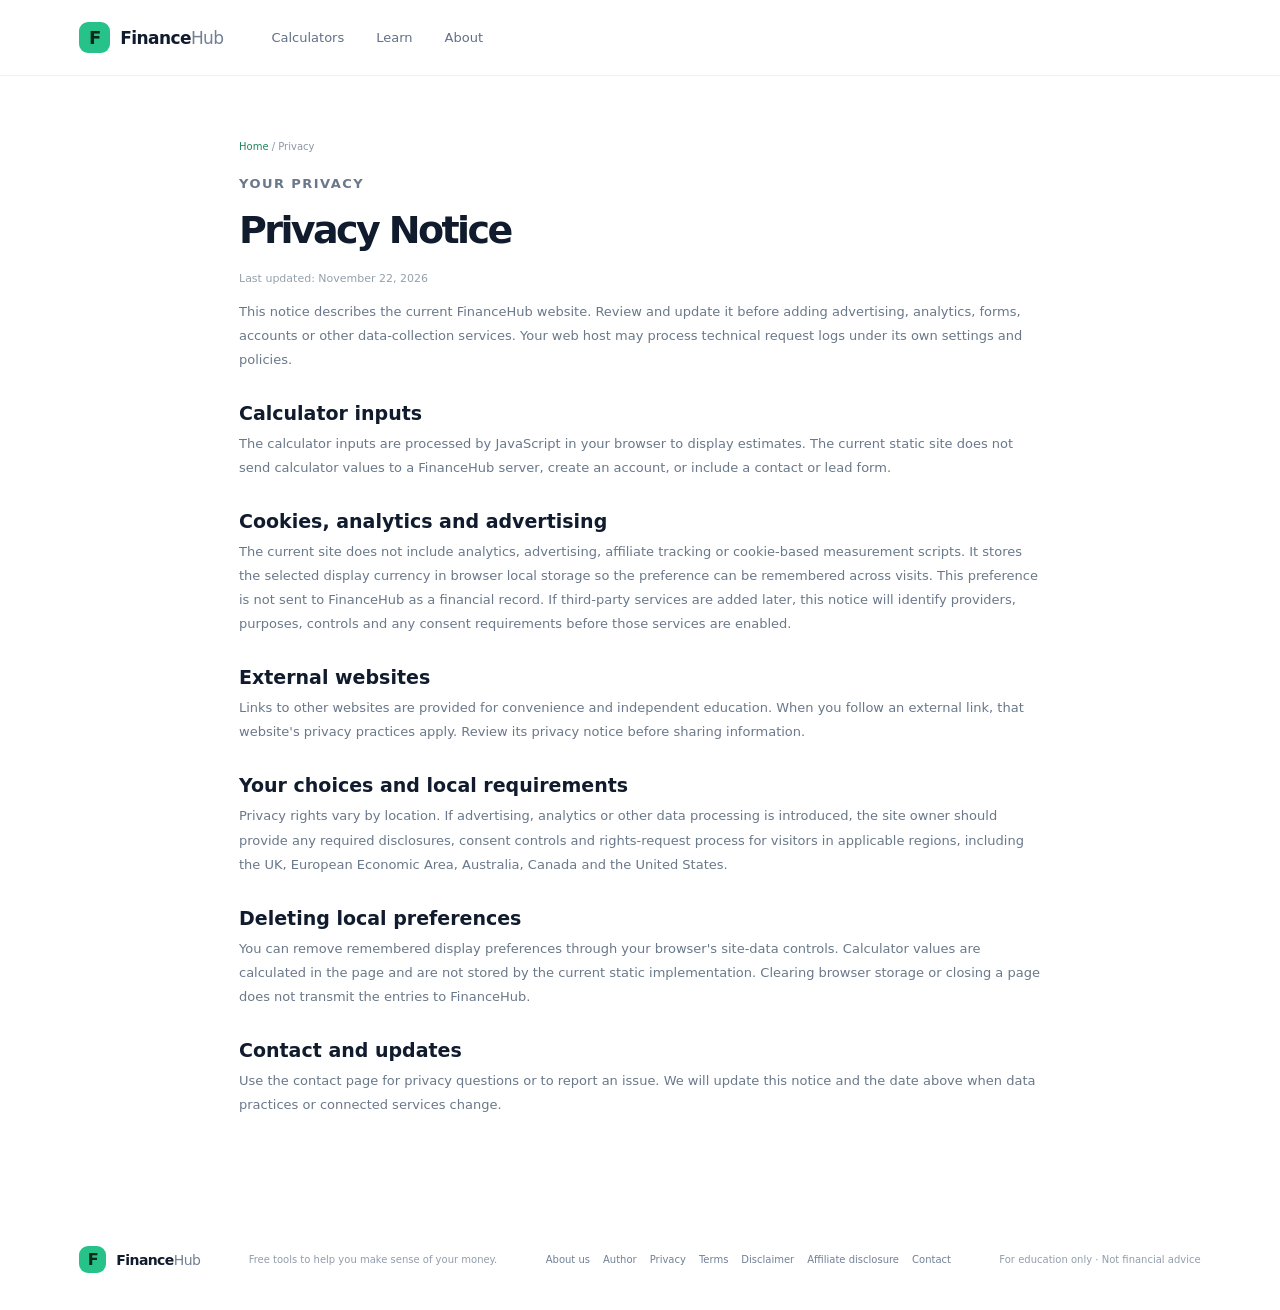
<file: privacy.html>
<!doctype html>
<html lang="en">
  <head>
    <meta charset="utf-8">
    <meta name="viewport" content="width=device-width, initial-scale=1">
    <meta name="description" content="Read the FinanceHub privacy notice and learn how calculator inputs, advertising and analytics are handled.">
    <meta name="theme-color" content="#101b2d">
    <title>Privacy Notice | FinanceHub</title>
    <link rel="canonical" href="https://msulemanofficial07.github.io/Finance-Calculator-Hub/privacy.html">
    <link rel="stylesheet" href="styles.css">
  </head>
  <body>
    <header class="topbar"><a class="brand" href="index.html" aria-label="FinanceHub home"><span class="brand-mark" aria-hidden="true">F</span><span>Finance<span class="brand-light">Hub</span></span></a><nav class="top-nav" aria-label="Main navigation"><a href="index.html#calculators">Calculators</a><a href="index.html#learn">Learn</a><a href="about.html">About</a></nav></header>
    <main class="legal-page">
      <nav class="breadcrumbs" aria-label="Breadcrumb"><a href="index.html">Home</a> / Privacy</nav>
      <p class="eyebrow">YOUR PRIVACY</p><h1>Privacy Notice</h1>
      <p class="updated">Last updated: November 22, 2026</p>
      <p>This notice describes the current FinanceHub website. Review and update it before adding advertising, analytics, forms, accounts or other data-collection services. Your web host may process technical request logs under its own settings and policies.</p>
      <h2>Calculator inputs</h2><p>The calculator inputs are processed by JavaScript in your browser to display estimates. The current static site does not send calculator values to a FinanceHub server, create an account, or include a contact or lead form.</p>
      <h2>Cookies, analytics and advertising</h2><p>The current site does not include analytics, advertising, affiliate tracking or cookie-based measurement scripts. It stores the selected display currency in browser local storage so the preference can be remembered across visits. This preference is not sent to FinanceHub as a financial record. If third-party services are added later, this notice will identify providers, purposes, controls and any consent requirements before those services are enabled.</p>
      <h2>External websites</h2><p>Links to other websites are provided for convenience and independent education. When you follow an external link, that website's privacy practices apply. Review its privacy notice before sharing information.</p>
      <h2>Your choices and local requirements</h2><p>Privacy rights vary by location. If advertising, analytics or other data processing is introduced, the site owner should provide any required disclosures, consent controls and rights-request process for visitors in applicable regions, including the UK, European Economic Area, Australia, Canada and the United States.</p>
      <h2>Deleting local preferences</h2><p>You can remove remembered display preferences through your browser's site-data controls. Calculator values are calculated in the page and are not stored by the current static implementation. Clearing browser storage or closing a page does not transmit the entries to FinanceHub.</p>
      <h2>Contact and updates</h2><p>Use the <a href="contact.html">contact page</a> for privacy questions or to report an issue. We will update this notice and the date above when data practices or connected services change.</p>
    </main>
    <footer class="footer"><a class="brand" href="index.html"><span class="brand-mark" aria-hidden="true">F</span><span>Finance<span class="brand-light">Hub</span></span></a><p>Free tools to help you make sense of your money.</p><nav class="footer-links" aria-label="Legal and company information"><a href="about.html">About us</a><a href="author.html">Author</a><a href="privacy.html">Privacy</a><a href="terms.html">Terms</a><a href="disclaimer.html">Disclaimer</a><a href="affiliate-disclosure.html">Affiliate disclosure</a><a href="contact.html">Contact</a></nav><span>For education only · Not financial advice</span></footer>
  </body>
</html>
</file>
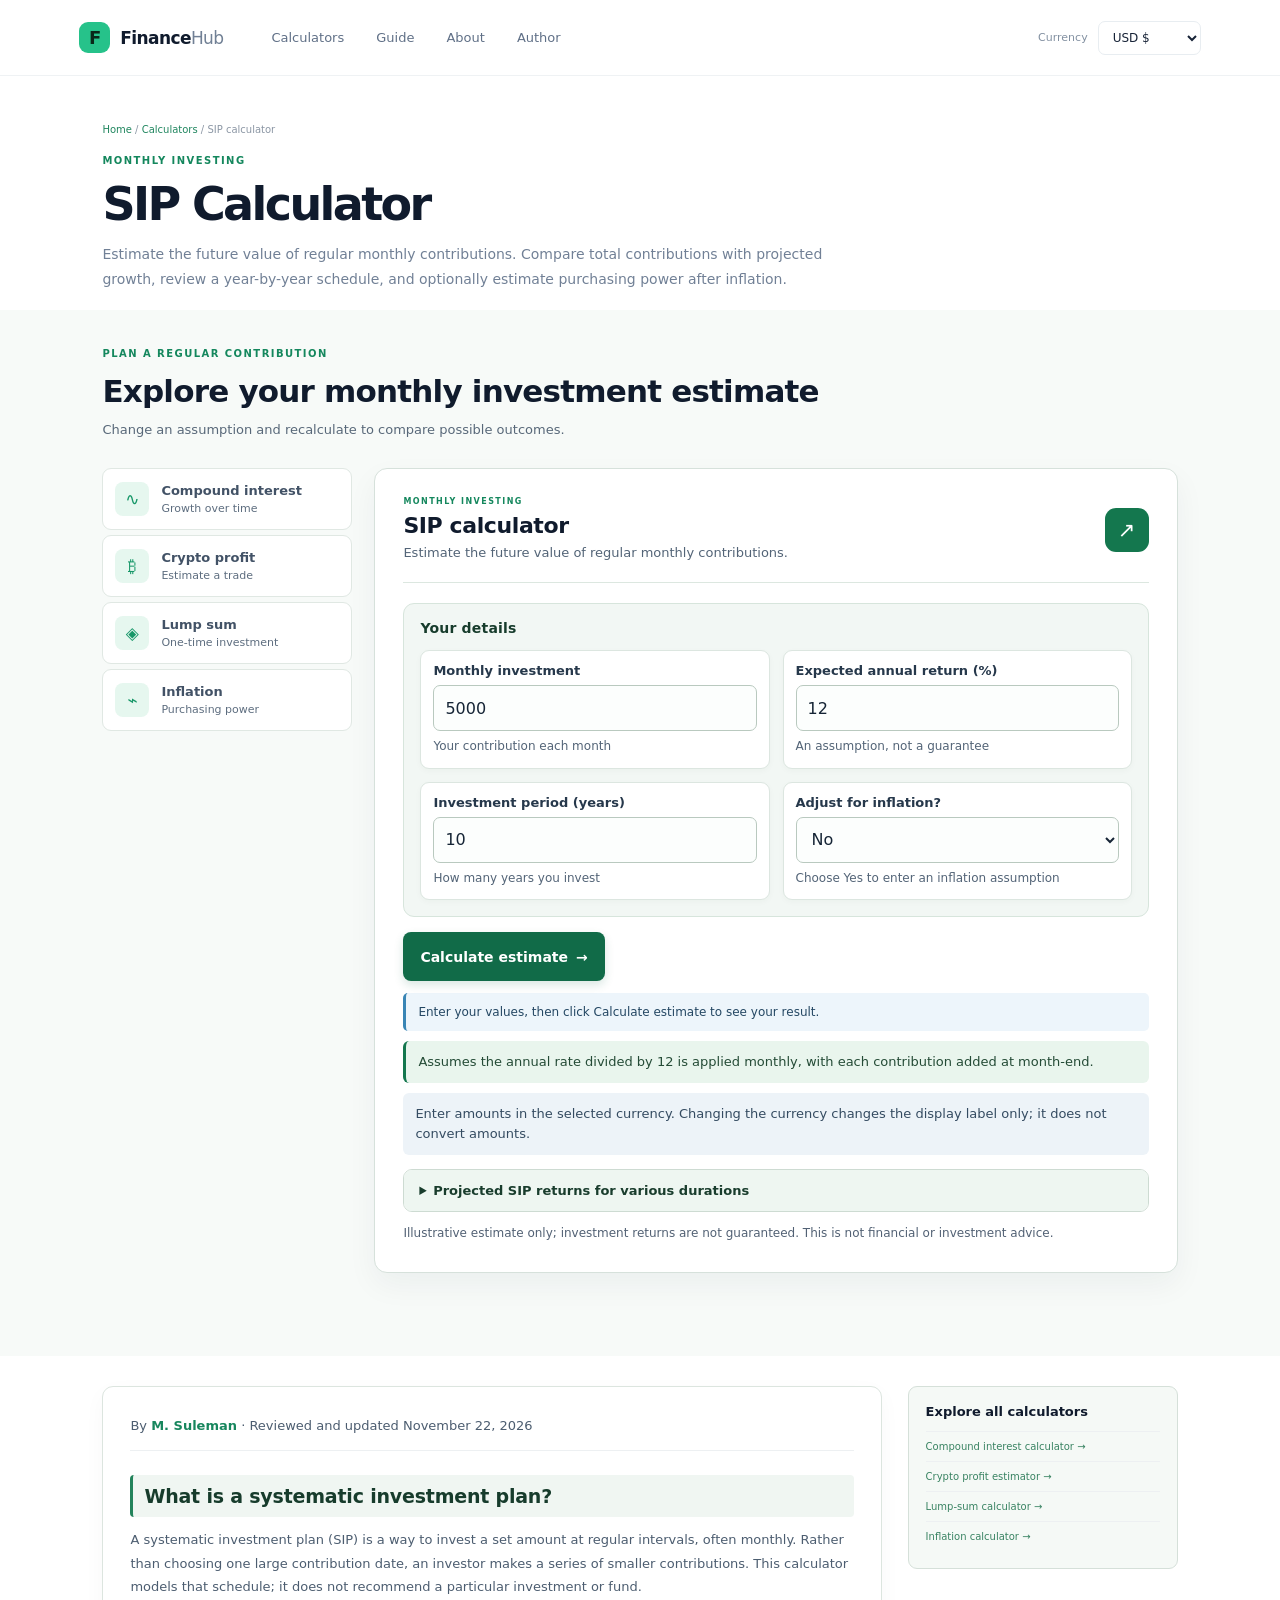
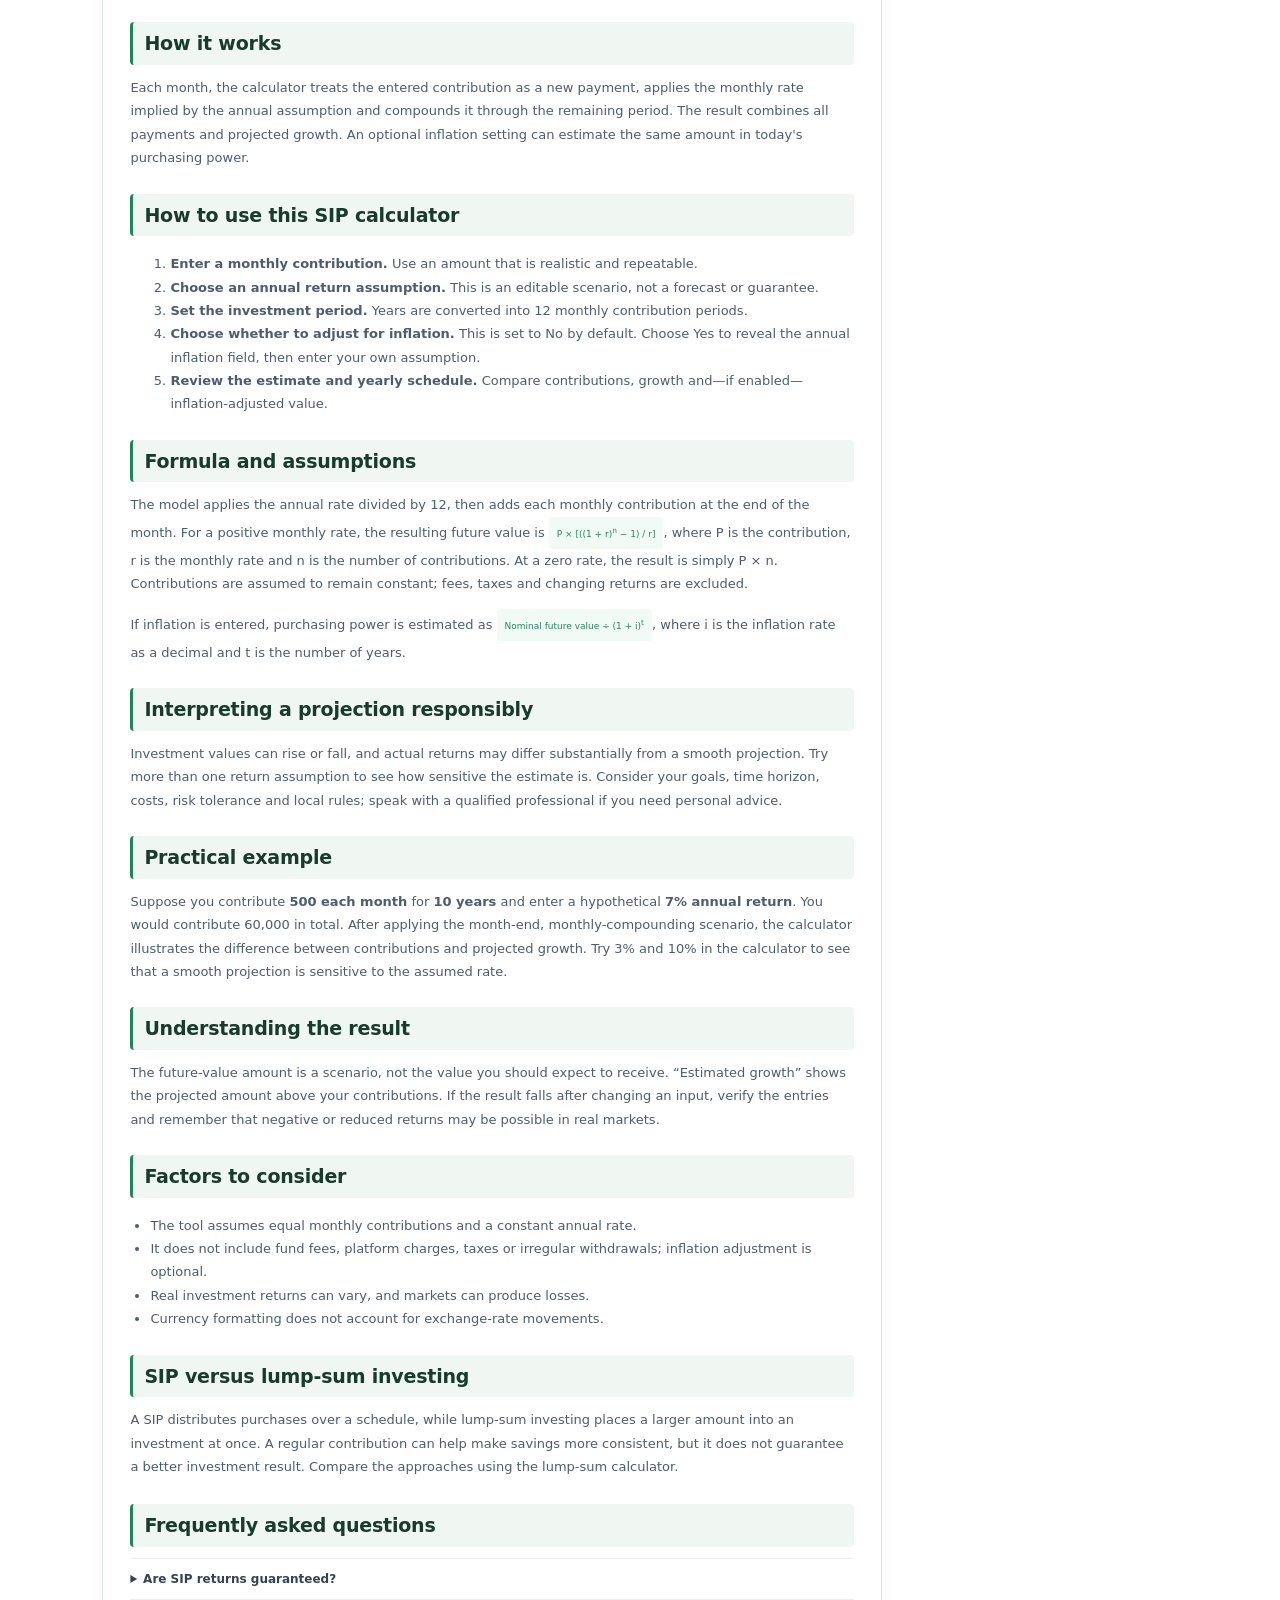
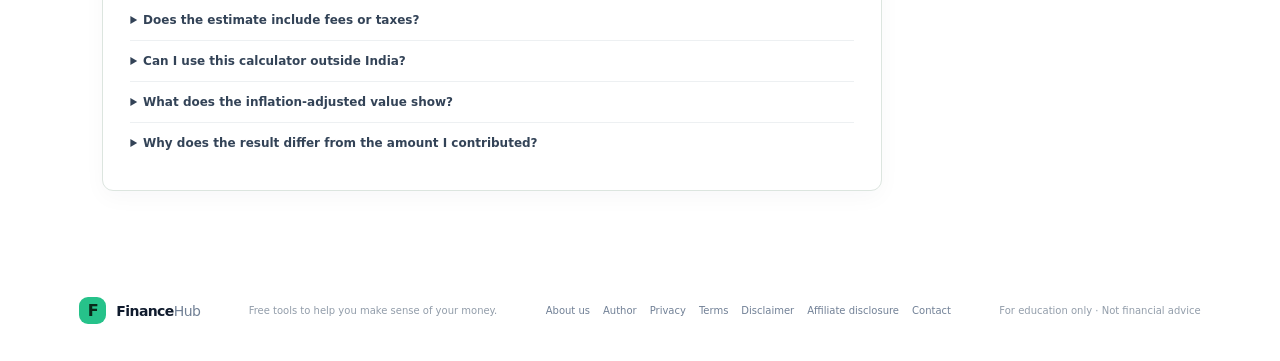
<file: sip-calculator.html>
<!doctype html>
<html lang="en">
  <head>
    <meta charset="utf-8">
    <meta name="viewport" content="width=device-width, initial-scale=1">
    <meta name="description" content="Calculate SIP future value, total contributions and inflation-adjusted purchasing power with a free monthly investment calculator. Includes a worked example and yearly breakdown.">
    <meta name="theme-color" content="#101b2d">
    <title>Free SIP Calculator: Future Value &amp; Inflation-Adjusted Estimate | FinanceHub</title>
    <link rel="canonical" href="https://msulemanofficial07.github.io/Finance-Calculator-Hub/sip-calculator.html">
    <meta property="og:site_name" content="Finance Calculator Hub">
    <meta property="og:type" content="website">
    <meta property="og:title" content="Free SIP Calculator | FinanceHub">
    <meta property="og:description" content="Estimate monthly SIP growth, compare contributions and projected growth, and adjust for inflation.">
    <link rel="stylesheet" href="styles.css">
    <script src="calculator-engine.js" defer></script>
    <script src="script.js" defer></script>
  </head>
  <body data-calculator="sip">
    <header class="topbar">
      <a class="brand" href="index.html" aria-label="FinanceHub home"><span class="brand-mark" aria-hidden="true">F</span><span>Finance<span class="brand-light">Hub</span></span></a>
      <nav class="top-nav" aria-label="Main navigation"><a href="index.html#calculators">Calculators</a><a href="#guide">Guide</a><a href="about.html">About</a><a href="author.html">Author</a></nav>
      <label class="currency-picker"><span>Currency</span><select id="currency" aria-label="Display currency"><option value="USD" selected>USD $</option><option value="EUR">EUR €</option><option value="GBP">GBP £</option><option value="AUD">AUD A$</option><option value="CAD">CAD C$</option><option value="INR">INR ₹</option><option value="PKR">PKR Rs</option></select></label>
    </header>
    <main class="page-main">
      <section class="page-intro"><div class="page-intro-inner">
        <nav class="breadcrumbs" aria-label="Breadcrumb"><a href="index.html">Home</a> / <a href="index.html#calculators">Calculators</a> / SIP calculator</nav>
        <p class="eyebrow">MONTHLY INVESTING</p>
        <h1>SIP Calculator</h1>
        <p class="intro-copy">Estimate the future value of regular monthly contributions. Compare total contributions with projected growth, review a year-by-year schedule, and optionally estimate purchasing power after inflation.</p>
      </div></section>
      <section class="calculator-section"><div class="section-heading"><div><p class="eyebrow">PLAN A REGULAR CONTRIBUTION</p><h2>Explore your monthly investment estimate</h2><p class="section-description">Change an assumption and recalculate to compare possible outcomes.</p></div></div>
        <div class="calculator-layout">
          <aside class="tool-nav" aria-label="Other calculators">
            <a class="tool-button" href="compound-interest-calculator.html"><span class="tool-icon">∿</span><span><strong>Compound interest</strong><small>Growth over time</small></span><span class="tool-arrow">→</span></a>
            <a class="tool-button" href="crypto-profit-calculator.html"><span class="tool-icon">₿</span><span><strong>Crypto profit</strong><small>Estimate a trade</small></span><span class="tool-arrow">→</span></a>
            <a class="tool-button" href="lump-sum-calculator.html"><span class="tool-icon">◈</span><span><strong>Lump sum</strong><small>One-time investment</small></span><span class="tool-arrow">→</span></a>
            <a class="tool-button" href="inflation-calculator.html"><span class="tool-icon">⌁</span><span><strong>Inflation</strong><small>Purchasing power</small></span><span class="tool-arrow">→</span></a>
          </aside>
          <section class="calculator-card" aria-labelledby="tool-title"><div class="calculator-title"><div><p class="eyebrow" id="tool-kicker"></p><h2 id="tool-title"></h2><p id="tool-description"></p></div><span class="calculator-symbol" id="tool-symbol" aria-hidden="true"></span></div>
            <form id="calculator-form"><div class="input-grid" id="input-grid"></div><button class="calculate-button" type="submit">Calculate estimate <span aria-hidden="true">→</span></button></form>
            <div class="result-panel" id="result-panel" aria-live="polite"><div class="result-topline"><span>YOUR ESTIMATE</span><span class="estimate-badge">Illustrative</span></div><p class="result-label" id="result-label"></p><p class="result-value" id="result-value"></p><div class="result-breakdown" id="result-breakdown"></div><div class="chart-wrap" id="chart-wrap"><div class="chart-heading"><span id="chart-title">Growth over time</span><span id="chart-caption"></span></div><div class="chart-legend" id="chart-legend"></div><div class="chart" id="chart" role="img" aria-label="Investment projection chart"></div></div></div>
            <details class="schedule-details" id="schedule-details"><summary>Projected SIP returns for various durations</summary><div class="schedule-wrap"><table class="schedule-table"><thead id="schedule-head"></thead><tbody id="schedule-body"></tbody></table></div></details>
            <p class="disclaimer">Illustrative estimate only; investment returns are not guaranteed. This is not financial or investment advice.</p>
          </section>
        </div>
      </section>
      <section class="guide-section" id="guide"><div class="guide-layout">
        <article class="guide-article">
          <p class="byline">By <a href="author.html">M. Suleman</a> · Reviewed and updated November 22, 2026</p>
          <h2>What is a systematic investment plan?</h2>
          <p>A systematic investment plan (SIP) is a way to invest a set amount at regular intervals, often monthly. Rather than choosing one large contribution date, an investor makes a series of smaller contributions. This calculator models that schedule; it does not recommend a particular investment or fund.</p>
          <h2>How it works</h2>
          <p>Each month, the calculator treats the entered contribution as a new payment, applies the monthly rate implied by the annual assumption and compounds it through the remaining period. The result combines all payments and projected growth. An optional inflation setting can estimate the same amount in today's purchasing power.</p>
          <h2>How to use this SIP calculator</h2>
          <ol><li><strong>Enter a monthly contribution.</strong> Use an amount that is realistic and repeatable.</li><li><strong>Choose an annual return assumption.</strong> This is an editable scenario, not a forecast or guarantee.</li><li><strong>Set the investment period.</strong> Years are converted into 12 monthly contribution periods.</li><li><strong>Choose whether to adjust for inflation.</strong> This is set to No by default. Choose Yes to reveal the annual inflation field, then enter your own assumption.</li><li><strong>Review the estimate and yearly schedule.</strong> Compare contributions, growth and—if enabled—inflation-adjusted value.</li></ol>
          <h2>Formula and assumptions</h2>
          <p>The model applies the annual rate divided by 12, then adds each monthly contribution at the end of the month. For a positive monthly rate, the resulting future value is <span class="formula">P × [((1 + r)<sup>n</sup> − 1) / r]</span>, where P is the contribution, r is the monthly rate and n is the number of contributions. At a zero rate, the result is simply P × n. Contributions are assumed to remain constant; fees, taxes and changing returns are excluded.</p>
          <p>If inflation is entered, purchasing power is estimated as <span class="formula">Nominal future value ÷ (1 + i)<sup>t</sup></span>, where i is the inflation rate as a decimal and t is the number of years.</p>
          <h2>Interpreting a projection responsibly</h2>
          <p>Investment values can rise or fall, and actual returns may differ substantially from a smooth projection. Try more than one return assumption to see how sensitive the estimate is. Consider your goals, time horizon, costs, risk tolerance and local rules; speak with a qualified professional if you need personal advice.</p>
          <h2>Practical example</h2>
          <p>Suppose you contribute <strong>500 each month</strong> for <strong>10 years</strong> and enter a hypothetical <strong>7% annual return</strong>. You would contribute 60,000 in total. After applying the month-end, monthly-compounding scenario, the calculator illustrates the difference between contributions and projected growth. Try 3% and 10% in the calculator to see that a smooth projection is sensitive to the assumed rate.</p>
          <h2>Understanding the result</h2>
          <p>The future-value amount is a scenario, not the value you should expect to receive. “Estimated growth” shows the projected amount above your contributions. If the result falls after changing an input, verify the entries and remember that negative or reduced returns may be possible in real markets.</p>
          <h2>Factors to consider</h2>
          <ul><li>The tool assumes equal monthly contributions and a constant annual rate.</li><li>It does not include fund fees, platform charges, taxes or irregular withdrawals; inflation adjustment is optional.</li><li>Real investment returns can vary, and markets can produce losses.</li><li>Currency formatting does not account for exchange-rate movements.</li></ul>
          <h2>SIP versus lump-sum investing</h2>
          <p>A SIP distributes purchases over a schedule, while lump-sum investing places a larger amount into an investment at once. A regular contribution can help make savings more consistent, but it does not guarantee a better investment result. Compare the approaches using the <a href="lump-sum-calculator.html">lump-sum calculator</a>.</p>
          <div class="guide-faq"><h2>Frequently asked questions</h2>
            <details><summary>Are SIP returns guaranteed?</summary><p>No. This calculator uses a constant rate you choose for illustration. Market returns vary and may be negative.</p></details>
            <details><summary>Does the estimate include fees or taxes?</summary><p>No. Fees, taxes and other investment-specific charges are not included in this estimate.</p></details>
            <details><summary>Can I use this calculator outside India?</summary><p>Yes. Select a display currency and enter values in that currency. The calculation is a general contribution-growth illustration, not country-specific investment or tax guidance.</p></details>
            <details><summary>What does the inflation-adjusted value show?</summary><p>It converts the nominal future estimate into an approximate purchasing-power amount using the inflation assumption you enter. It does not use a live inflation index or predict future prices.</p></details>
            <details><summary>Why does the result differ from the amount I contributed?</summary><p>The result includes contributions plus estimated compounding. At a negative or low assumed return, projected growth may be low or negative.</p></details>
          </div>
        </article>
        <aside class="guide-aside"><nav class="related-tools" aria-label="Explore related calculators"><h2>Explore all calculators</h2><a href="compound-interest-calculator.html">Compound interest calculator →</a><a href="crypto-profit-calculator.html">Crypto profit estimator →</a><a href="lump-sum-calculator.html">Lump-sum calculator →</a><a href="inflation-calculator.html">Inflation calculator →</a></nav></aside>
      </div></section>
    </main>
    <footer class="footer"><a class="brand" href="index.html"><span class="brand-mark" aria-hidden="true">F</span><span>Finance<span class="brand-light">Hub</span></span></a><p>Free tools to help you make sense of your money.</p><nav class="footer-links" aria-label="Legal and company information"><a href="about.html">About us</a><a href="author.html">Author</a><a href="privacy.html">Privacy</a><a href="terms.html">Terms</a><a href="disclaimer.html">Disclaimer</a><a href="affiliate-disclosure.html">Affiliate disclosure</a><a href="contact.html">Contact</a></nav><span>For education only · Not financial advice</span></footer>
    <script type="application/ld+json">{"@context":"https://schema.org","@type":"SoftwareApplication","name":"FinanceHub SIP Calculator","applicationCategory":"FinanceApplication","operatingSystem":"Any","description":"A free SIP calculator for illustrative monthly investment growth estimates."}</script>
    <script type="application/ld+json">{"@context":"https://schema.org","@type":"Article","headline":"SIP Calculator Guide","author":{"@type":"Person","name":"M. Suleman","url":"https://msulemanofficial07.github.io/Finance-Calculator-Hub/author.html"},"publisher":{"@type":"Organization","name":"Finance Calculator Hub"},"dateModified":"2026-11-22","mainEntityOfPage":"https://msulemanofficial07.github.io/Finance-Calculator-Hub/sip-calculator.html"}</script>
  </body>
</html>
</file>
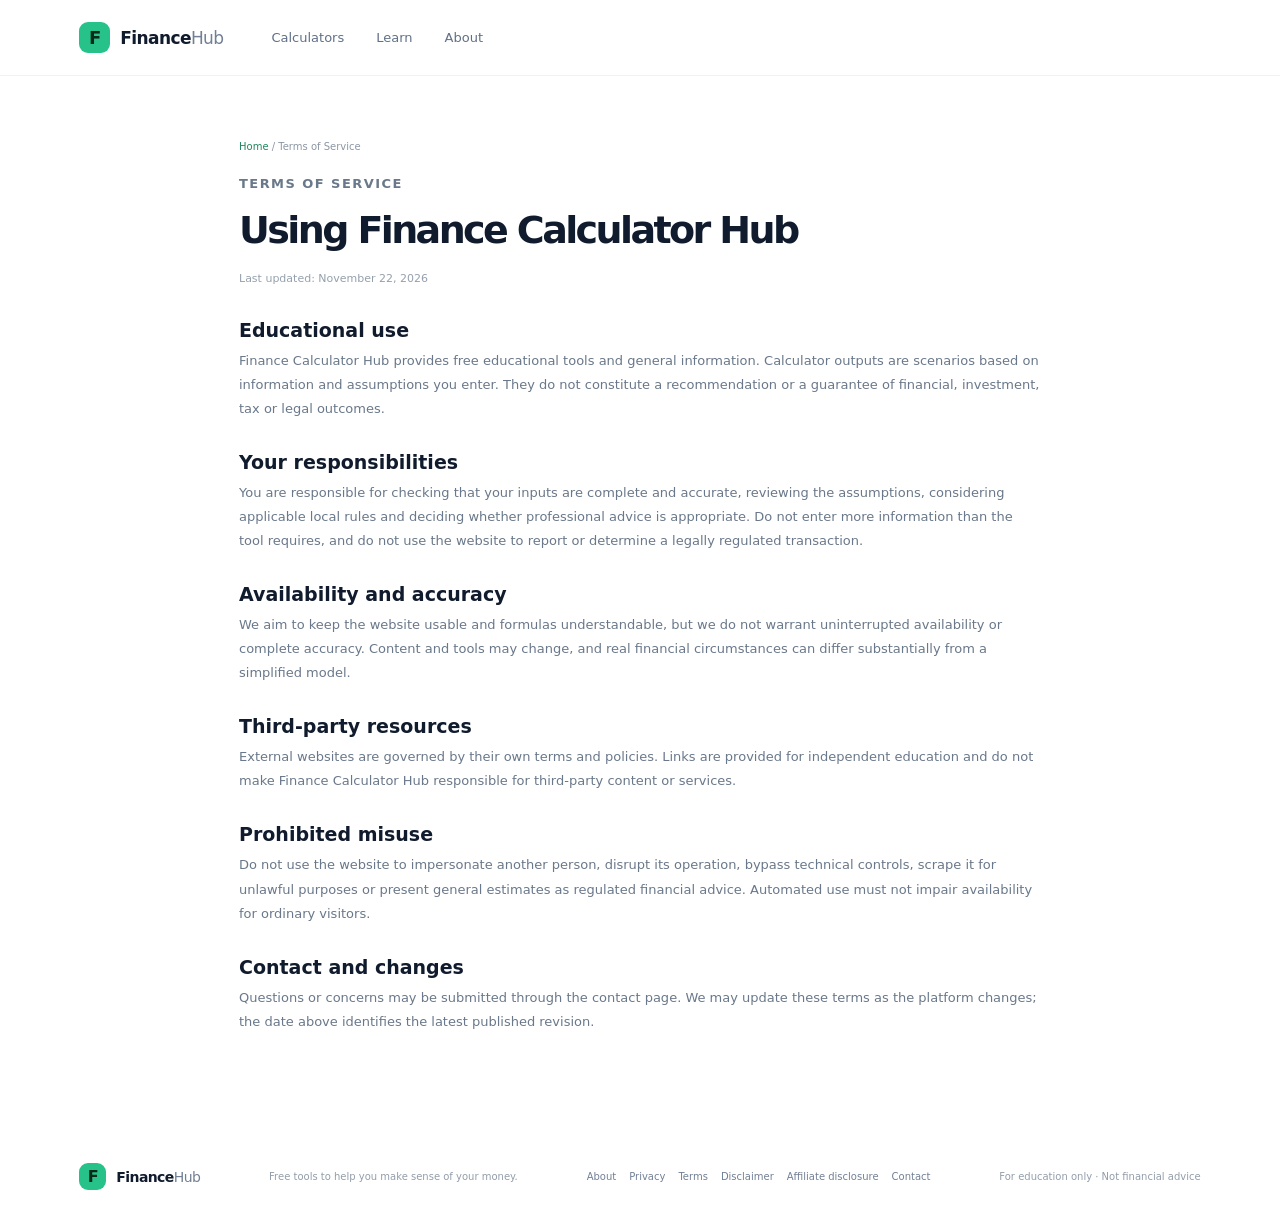
<file: terms.html>
<!doctype html>
<html lang="en">
  <head>
    <meta charset="utf-8">
    <meta name="viewport" content="width=device-width, initial-scale=1">
    <meta name="description" content="Read the terms governing use of Finance Calculator Hub calculators, content and educational estimates.">
    <meta name="theme-color" content="#101b2d">
    <title>Terms of Service | Finance Calculator Hub</title>
    <link rel="canonical" href="https://msulemanofficial07.github.io/Finance-Calculator-Hub/terms.html">
    <link rel="stylesheet" href="styles.css">
  </head>
  <body>
    <header class="topbar"><a class="brand" href="index.html" aria-label="Finance Calculator Hub home"><span class="brand-mark" aria-hidden="true">F</span><span>Finance<span class="brand-light">Hub</span></span></a><nav class="top-nav" aria-label="Main navigation"><a href="index.html#calculators">Calculators</a><a href="index.html#learn">Learn</a><a href="about.html">About</a></nav></header>
    <main class="legal-page">
      <nav class="breadcrumbs" aria-label="Breadcrumb"><a href="index.html">Home</a> / Terms of Service</nav>
      <p class="eyebrow">TERMS OF SERVICE</p>
      <h1>Using Finance Calculator Hub</h1>
      <p class="updated">Last updated: November 22, 2026</p>
      <h2>Educational use</h2>
      <p>Finance Calculator Hub provides free educational tools and general information. Calculator outputs are scenarios based on information and assumptions you enter. They do not constitute a recommendation or a guarantee of financial, investment, tax or legal outcomes.</p>
      <h2>Your responsibilities</h2>
      <p>You are responsible for checking that your inputs are complete and accurate, reviewing the assumptions, considering applicable local rules and deciding whether professional advice is appropriate. Do not enter more information than the tool requires, and do not use the website to report or determine a legally regulated transaction.</p>
      <h2>Availability and accuracy</h2>
      <p>We aim to keep the website usable and formulas understandable, but we do not warrant uninterrupted availability or complete accuracy. Content and tools may change, and real financial circumstances can differ substantially from a simplified model.</p>
      <h2>Third-party resources</h2>
      <p>External websites are governed by their own terms and policies. Links are provided for independent education and do not make Finance Calculator Hub responsible for third-party content or services.</p>
      <h2>Prohibited misuse</h2>
      <p>Do not use the website to impersonate another person, disrupt its operation, bypass technical controls, scrape it for unlawful purposes or present general estimates as regulated financial advice. Automated use must not impair availability for ordinary visitors.</p>
      <h2>Contact and changes</h2>
      <p>Questions or concerns may be submitted through the <a href="contact.html">contact page</a>. We may update these terms as the platform changes; the date above identifies the latest published revision.</p>
    </main>
    <footer class="footer"><a class="brand" href="index.html"><span class="brand-mark" aria-hidden="true">F</span><span>Finance<span class="brand-light">Hub</span></span></a><p>Free tools to help you make sense of your money.</p><nav class="footer-links" aria-label="Legal and company information"><a href="about.html">About</a><a href="privacy.html">Privacy</a><a href="terms.html">Terms</a><a href="disclaimer.html">Disclaimer</a><a href="affiliate-disclosure.html">Affiliate disclosure</a><a href="contact.html">Contact</a></nav><span>For education only · Not financial advice</span></footer>
  </body>
</html>
</file>
<file: styles.css>
:root {
  color-scheme: light;
  --navy: #101b2d;
  --ink: #172337;
  --muted: #748094;
  --green: #26c28a;
  --green-dark: #12865c;
  --line: #e8edf1;
  --paper: #f7f9fb;
}

* { box-sizing: border-box; }
html { scroll-behavior: smooth; }
body { margin: 0; color: var(--ink); background: #fff; font-family: system-ui, -apple-system, BlinkMacSystemFont, 'Segoe UI', sans-serif; -webkit-font-smoothing: antialiased; }
.skip-link { position: fixed; top: 8px; left: 8px; z-index: 1000; transform: translateY(-150%); padding: 10px 14px; color: white; background: var(--navy); border-radius: 6px; }
.skip-link:focus { transform: translateY(0); }
:focus-visible { outline: 3px solid #16865d; outline-offset: 3px; }
button, input, select { font: inherit; }
a { color: inherit; text-decoration: none; }
.topbar { height: 76px; padding: 0 max(6.2vw, 24px); display: flex; align-items: center; border-bottom: 1px solid #eff2f4; gap: 48px; }
.brand { display: inline-flex; align-items: center; gap: 10px; font: 800 17px system-ui, sans-serif; letter-spacing: -.6px; color: var(--navy); white-space: nowrap; }
.brand-mark { width: 31px; height: 31px; display: grid; place-items: center; color: #092919; background: var(--green); border-radius: 9px; font-size: 18px; }
.brand-light { font-weight: 500; color: #718095; }
.top-nav { display: flex; gap: 32px; font-size: 13px; color: #607087; }
.top-nav a:hover, .footer a:hover { color: var(--green-dark); }
.currency-picker { margin-left: auto; display: flex; align-items: center; gap: 10px; color: #8290a1; font-size: 11px; }
.currency-picker select { color: var(--ink); border: 1px solid var(--line); border-radius: 7px; background: #fff; padding: 8px 25px 8px 10px; font-size: 12px; }
.hero { min-height: 446px; padding: 75px max(11vw, 32px) 65px; display: flex; align-items: center; justify-content: space-between; background: #f7faf9; overflow: hidden; }
.hero-copy { max-width: 550px; position: relative; z-index: 1; }
.eyebrow { margin: 0 0 13px; color: #14875d; font-size: 10px; font-weight: 700; letter-spacing: 1.45px; }
.eyebrow-dot { display: inline-block; width: 7px; height: 7px; margin-right: 7px; border-radius: 50%; background: var(--green); }
h1, h2, h3, p { margin-top: 0; }
h1 { margin-bottom: 17px; color: var(--navy); font: 800 clamp(38px, 5vw, 57px)/1.12 system-ui, sans-serif; letter-spacing: -2.6px; }
h1 span { color: #20ad79; }
.hero-text { max-width: 440px; margin-bottom: 25px; color: #738096; font-size: 14px; line-height: 1.8; }
.primary-link { display: inline-flex; align-items: center; gap: 20px; padding: 13px 17px; color: #092919; background: var(--green); border-radius: 7px; font-size: 12px; font-weight: 700; transition: transform .2s, background .2s; }
.primary-link:hover { transform: translateY(-2px); background: #36d39b; }
.hero-art { width: 360px; height: 275px; position: relative; margin-right: 4%; display: grid; place-items: center; }
.orbit { position: absolute; border: 1px solid #dae9e2; border-radius: 50%; transform: rotate(-22deg); }
.orbit-one { width: 370px; height: 170px; }
.orbit-two { width: 310px; height: 240px; }
.hero-card { z-index: 1; width: 258px; height: 180px; padding: 22px; background: white; border: 1px solid #edf1ef; border-radius: 12px; box-shadow: 0 18px 55px #19332812; }
.hero-card-label { font-size: 8px; font-weight: 700; letter-spacing: 1px; color: #99a4af; }
.hero-chart { height: 93px; display: flex; align-items: end; gap: 10px; padding: 15px 5px 0; border-bottom: 1px solid #edf1ef; }
.hero-chart span { flex: 1; border-radius: 3px 3px 0 0; background: #b7efd9; }
.hero-chart span:nth-child(2n) { background: #27c48a; }
.hero-card-footer { display: flex; justify-content: space-between; margin-top: 11px; color: #83918e; font-size: 10px; }
.trend { color: #16a872; font-size: 18px; }
.floating-tag { z-index: 2; position: absolute; padding: 10px 13px; color: #486254; background: white; border: 1px solid #e8efeb; border-radius: 7px; box-shadow: 0 8px 25px #20332c0d; font-size: 10px; }
.tag-top { top: 25px; right: -9px; }
.tag-bottom { bottom: 18px; left: 8px; }
.calculator-section { padding: 80px max(8vw, 24px) 83px; background: #f7faf8; }
.section-heading { display: flex; align-items: end; justify-content: space-between; margin: 0 auto 28px; max-width: 1110px; }
.section-heading h2, .learn-heading h2 { margin-bottom: 8px; color: var(--navy); font: 700 clamp(24px, 3vw, 31px)/1.25 system-ui, sans-serif; letter-spacing: -.8px; }
.section-description, .learn-heading > p:last-child { margin-bottom: 0; color: #586879; font-size: 13px; line-height: 1.65; }
.tool-count { padding-bottom: 5px; color: #173229; font: 700 14px system-ui, sans-serif; }
.tool-count span { color: #a8b1bd; font-weight: 500; }
.calculator-layout { display: grid; grid-template-columns: 250px minmax(0, 1fr); gap: 22px; max-width: 1110px; margin: auto; align-items: start; }
.tool-nav { display: flex; flex-direction: column; gap: 5px; }
.tool-button { width: 100%; min-height: 62px; display: flex; align-items: center; gap: 12px; padding: 10px 12px; border: 1px solid #e0e8e3; border-radius: 9px; color: #425266; background: white; text-align: left; cursor: pointer; transition: .18s ease; }
.tool-button:hover { background: #f2f8f4; border-color: #a8d7bf; }
.tool-button.active { color: #123d2b; background: #e4f5eb; border-color: #69b68b; box-shadow: inset 3px 0 #14774e; }
.tool-icon { width: 34px; height: 34px; display: grid; flex: 0 0 34px; place-items: center; color: #179768; background: #e6f7ef; border-radius: 8px; font-size: 17px; }
.tool-button > span:nth-child(2) { display: grid; gap: 4px; }
.tool-button strong { color: inherit; font-size: 13px; font-weight: 700; }
.tool-button small { color: #5d6d7f; font-size: 11px; }
.tool-arrow { margin-left: auto; color: #9eaab2; font-size: 13px; opacity: 0; }
.tool-button.active .tool-arrow { opacity: 1; color: #116b48; }
.nav-note { display: flex; gap: 10px; margin-top: 13px; padding: 14px 12px; background: #eaf1f7; border: 1px solid #d5e0e9; border-radius: 9px; }
.note-icon { color: #19a674; font-size: 14px; }
.nav-note p { margin: 0; color: #425266; font-size: 11px; line-height: 1.6; }
.calculator-card { padding: 28px; border: 1px solid #d6e1db; border-radius: 13px; background: white; box-shadow: 0 12px 30px #1723370d; }
.calculator-title { display: flex; align-items: center; justify-content: space-between; gap: 10px; padding-bottom: 19px; border-bottom: 1px solid #dce7e0; }
.calculator-title .eyebrow { margin-bottom: 7px; font-size: 8px; }
.calculator-title h2, .calculator-title h3 { margin: 0 0 5px; color: var(--navy); font: 700 22px system-ui, sans-serif; letter-spacing: -.4px; }
.calculator-title p:last-child { margin-bottom: 0; color: #536477; font-size: 13px; line-height: 1.55; }
.calculator-symbol { width: 44px; height: 44px; display: grid; flex: 0 0 44px; place-items: center; color: white; background: #14774e; border-radius: 11px; font-size: 21px; }
.input-grid { display: grid; grid-template-columns: repeat(2, minmax(0, 1fr)); gap: 13px; margin-top: 20px; padding: 16px; border: 1px solid #d7e5dc; border-radius: 11px; background: #f2f7f4; }
.input-section-heading { grid-column: 1 / -1; margin: 0 0 1px; color: #173c2c; font-size: 14px; font-weight: 800; letter-spacing: .2px; }
.field { display: grid; gap: 7px; padding: 12px; border: 1px solid #dce6e0; border-radius: 9px; background: white; box-shadow: 0 2px 6px #19332808; }
.field[hidden] { display: none; }
.field label { color: #26384b; font-size: 13px; font-weight: 700; }
.field input, .field select { width: 100%; height: 46px; padding: 0 11px; outline: none; color: #162536; border: 1px solid #b9c9bf; border-radius: 7px; background: #fcfefd; font-size: 16px; transition: border-color .16s, box-shadow .16s; }
.field input:focus, .field select:focus, .currency-picker select:focus { border-color: #14774e; box-shadow: 0 0 0 3px #14774e24; }
.field input:invalid { border-color: #d77770; }
.field-hint { color: #536477; font-size: 12px; line-height: 1.45; }
.live-update-note { margin: 12px 0 0; padding: 10px 12px; color: #244763; background: #edf5fb; border-left: 3px solid #3985b5; border-radius: 5px; font-size: 12px; line-height: 1.5; }
.chart-wrap { margin-top: 18px; padding-top: 16px; border-top: 1px solid #e8f0ec; }
.chart-heading, .chart-legend { display: flex; align-items: center; justify-content: space-between; gap: 12px; }
.chart-heading { color: #53665b; font-size: 13px; font-weight: 700; }
.chart-heading span:last-child { color: #87958e; font-size: 11px; font-weight: 500; }
.chart-legend { justify-content: flex-start; margin: 12px 0 4px; color: #87958e; font-size: 10px; }
.chart-legend span { display: inline-flex; align-items: center; gap: 5px; }
.chart-legend i { width: 9px; height: 9px; border-radius: 2px; }
.legend-contributions { background: #b7efd9; }
.legend-growth { background: #27c48a; }
.chart { height: 180px; display: flex; align-items: end; gap: 7px; padding-top: 10px; border-bottom: 1px solid #dde8e2; overflow-x: auto; }
.chart-column { height: 100%; min-width: 42px; display: grid; grid-template-rows: minmax(0, 1fr) 22px; align-items: end; gap: 4px; flex: 1; }
.chart-bars { height: 100%; display: flex; align-items: end; justify-content: center; gap: 3px; }
.chart-bars span { width: 13px; min-height: 2px; border-radius: 3px 3px 0 0; }
.chart-growth { background: #27c48a; }
.chart-contributions { background: #b7efd9; }
.chart-year { color: #87958e; font-size: 9px; text-align: center; }
.schedule-details { margin-top: 14px; overflow: hidden; border: 1px solid #cddbd2; border-radius: 9px; background: white; }
.schedule-details summary { padding: 13px 15px; color: #193d2d; background: #eef6f1; font-size: 13px; font-weight: 750; cursor: pointer; }
.schedule-wrap { overflow-x: auto; }
.schedule-table { width: 100%; border-collapse: collapse; font-size: 11px; }
.schedule-table th, .schedule-table td { padding: 9px 12px; border-top: 1px solid #edf0f2; text-align: right; white-space: nowrap; }
.schedule-table th:first-child, .schedule-table td:first-child { text-align: left; }
.calculate-button { min-width: 190px; min-height: 49px; padding: 11px 17px; border: 0; border-radius: 8px; color: white; background: #116b48; font-size: 14px; font-weight: 800; cursor: pointer; box-shadow: 0 4px 10px #116b4829; transition: transform .16s, background .16s, box-shadow .16s; }
.calculate-button { display: inline-flex; align-items: center; justify-content: center; gap: 8px; margin-top: 15px; }
.calculate-button:hover { transform: translateY(-1px); background: #0c593b; box-shadow: 0 6px 14px #116b4833; }
.summary-heading { margin: 16px 0 10px; color: #173c2c; font-size: 15px; font-weight: 800; }
.calculation-assumptions, .currency-note { margin: 10px 0 0; padding: 11px 12px; border-radius: 6px; font-size: 13px; line-height: 1.55; }
.calculation-assumptions { color: #244b36; background: #e9f5ed; border-left: 3px solid #14774e; }
.currency-note { color: #344b61; background: #edf3f8; }
.calculator-error { margin: 10px 0 0; padding: 10px 12px; color: #84221d; background: #fff0ef; border: 1px solid #f0c4c0; border-radius: 6px; font-size: 13px; }
.result-panel { margin-top: 20px; padding: 20px; border: 1px solid #bad9c7; border-top: 4px solid #14774e; border-radius: 10px; background: #eff8f2; }
.result-panel[hidden] { display: none; }
.result-topline { display: flex; align-items: center; justify-content: space-between; }
.result-topline { color: #405b4c; font-size: 11px; font-weight: 800; letter-spacing: 1px; }
.estimate-badge { padding: 6px 9px; color: white; background: #176f4c; border-radius: 14px; font-size: 10px; font-weight: 700; letter-spacing: 0; }
.result-label { margin: 15px 0 3px; color: #354d40; font-size: 15px; font-weight: 650; }
.result-value { margin-bottom: 17px; color: #0c4a31; font: 800 38px system-ui, sans-serif; letter-spacing: -.8px; overflow-wrap: anywhere; }
.result-explanation { margin: 0 0 14px; color: #315744; font-size: 14px; line-height: 1.65; }
.result-table-wrap { overflow-x: auto; border: 1px solid #e4eee8; border-radius: 7px; background: white; }
.result-table { width: 100%; border-collapse: collapse; font-size: 13px; }
.result-table th, .result-table td { padding: 11px 13px; border-bottom: 1px solid #edf2ef; text-align: left; }
.result-table thead th { color: white; background: #176f4c; font-size: 11px; font-weight: 800; letter-spacing: .35px; text-transform: uppercase; }
.result-table tbody th { color: #354d40; font-weight: 600; }
.result-table tbody tr:nth-child(even) { background: #f5f8f6; }
.result-table td { color: #183d2d; font-weight: 750; text-align: right; white-space: nowrap; }
.result-table tfoot th, .result-table tfoot td { color: #124a32; background: #e4f3e9; border-top: 2px solid #b6d9c2; border-bottom: 0; font-weight: 800; }
.result-table-section { margin-top: 18px; }
.result-table-section h5 { margin: 0 0 9px; color: #244735; font-size: 13px; font-weight: 800; }
.result-inputs-details { margin-top: 12px; overflow: hidden; border: 1px solid #cddbd2; border-radius: 8px; background: white; }
.result-inputs-details summary { padding: 11px 13px; color: #244735; background: #f5f9f6; font-size: 12px; font-weight: 750; cursor: pointer; }
.result-inputs-details[open] summary { border-bottom: 1px solid #e0e9e3; }
.result-inputs-details .result-table-wrap { border: 0; border-radius: 0; }
.result-inputs-details .result-table thead th { background: #526b5c; }
.disclaimer { margin: 12px 0 0; color: #526174; font-size: 12px; line-height: 1.65; }
.learn-section { padding: 68px max(8vw, 24px) 80px; background: #f8fafb; }
.learn-heading { max-width: 1110px; margin: 0 auto 28px; }
.learn-grid { display: grid; grid-template-columns: repeat(3, minmax(0, 1fr)); gap: 14px; max-width: 1110px; margin: auto; }
.learn-card { min-height: 190px; padding: 21px; background: #fff; border: 1px solid #dce5df; border-top: 3px solid #69b68b; border-radius: 9px; box-shadow: 0 4px 13px #17233708; }
.learn-number { color: #126141; font-size: 10px; font-weight: 800; letter-spacing: 1px; }
.learn-card h3 { margin: 13px 0 7px; color: #1d2b3c; font: 700 13px system-ui, sans-serif; }
.learn-card p { margin-bottom: 12px; color: #526174; font-size: 11px; line-height: 1.7; }
.formula { display: inline-block; padding: 7px 8px; color: #27845f; background: #f1faf5; border-radius: 4px; font-size: 9px; }
.learn-link { display: block; margin-top: 13px; color: #17865d; font-size: 10px; font-weight: 700; }
.learn-link:hover, .resource-links a:hover { color: #0d6041; }
.learn-callout { background: #102033; border-color: #102033; }
.callout-icon { color: var(--green); font-size: 18px; }
.learn-callout h3 { color: white; }
.learn-callout p { color: #a6b1c0; }
.learn-callout a { display: inline-flex; gap: 12px; color: #56d6a5; font-size: 10px; font-weight: 700; }
.resources-section { padding: 0 max(8vw, 24px) 75px; background: #f8fafb; }
.resource-links { display: grid; grid-template-columns: repeat(4, minmax(0, 1fr)); gap: 10px; max-width: 1110px; margin: auto; }
.resource-links a { display: flex; align-items: center; justify-content: space-between; gap: 8px; padding: 14px; color: #516173; background: white; border: 1px solid #edf0f2; border-radius: 7px; font-size: 10px; font-weight: 600; }
.resource-links a span { color: #189b6b; }
.ad-slot { display: flex; min-height: 96px; flex-direction: column; align-items: center; justify-content: center; gap: 7px; color: #9ca8aa; background: #fafcfb; border: 1px dashed #d9e3dd; border-radius: 7px; text-align: center; }
.ad-slot > span { font-size: 9px; font-weight: 700; letter-spacing: 1px; text-transform: uppercase; }
.ad-slot > small { color: #a3ada8; font-size: 9px; }
.ad-banner { max-width: 970px; min-height: 100px; margin: 24px auto 0; }
.ad-in-content { min-height: 90px; margin-top: 18px; }
.save-estimate-controls { display: flex; align-items: center; flex-wrap: wrap; gap: 9px; margin-top: 16px; padding-top: 14px; border-top: 1px solid #d5e5da; }
.save-estimate-button, .download-image-button, .share-result-button, .clear-saved-button { min-height: 42px; padding: 9px 14px; border: 1px solid #14774e; border-radius: 7px; color: #14583d; background: white; font-size: 12px; font-weight: 750; cursor: pointer; transition: background .16s, color .16s, transform .16s; }
.download-image-button { color: white; background: #116b48; box-shadow: 0 3px 8px #116b4824; }
.save-estimate-button:hover, .share-result-button:hover, .clear-saved-button:hover { background: #e7f4eb; }
.download-image-button:hover { transform: translateY(-1px); color: white; background: #0c593b; }
.save-status { flex: 1 1 100%; color: #14583d; font-size: 12px; line-height: 1.5; }
.save-status.is-error { color: #84221d; }
.share-copy-text { width: 100%; min-height: 110px; padding: 10px; color: #26384b; border: 1px solid #b9c9bf; border-radius: 7px; background: white; font-size: 12px; line-height: 1.5; }
.saved-estimates-section { max-width: 1110px; margin: 0 auto; padding: 35px max(8vw, 24px) 70px; }
.saved-estimates-heading { display: flex; align-items: end; justify-content: space-between; gap: 20px; margin-bottom: 18px; }
.saved-estimates-heading h2 { margin: 0 0 7px; color: var(--navy); font: 700 28px/1.25 system-ui, sans-serif; }
.saved-estimates-heading p:last-child { margin: 0; color: #8792a2; font-size: 13px; }
.saved-estimate-empty { padding: 22px; color: #718096; background: #f8fafb; border: 1px dashed #dce5df; border-radius: 8px; font-size: 13px; }
.saved-estimate-list { display: grid; grid-template-columns: repeat(2, minmax(0, 1fr)); gap: 12px; }
.saved-estimate-card { display: grid; grid-template-columns: minmax(0, 1fr) auto; gap: 12px; padding: 18px; background: #fff; border: 1px solid #e6ece8; border-radius: 9px; }
.saved-estimate-card h3 { margin: 4px 0 5px; color: var(--navy); font-size: 15px; }
.saved-estimate-date, .saved-estimate-label { margin: 0; color: #8792a2; font-size: 11px; }
.saved-estimate-value { align-self: center; color: #15573f; font-size: 19px; }
.saved-estimate-link { color: #17865d; font-size: 12px; font-weight: 700; }
.remove-saved-estimate { justify-self: end; border: 0; color: #7d8997; background: transparent; font-size: 11px; cursor: pointer; }
.ad-sidebar { min-height: 250px; margin-top: 15px; }
.page-main { min-height: 65vh; }
.breadcrumbs { max-width: 1110px; margin: 0 auto 20px; color: #8b96a4; font-size: 10px; }
.breadcrumbs a { color: #20865f; }
.page-intro { padding: 48px max(8vw, 24px) 0; }
.page-intro-inner { max-width: 1110px; margin: auto; }
.page-intro h1 { max-width: 780px; margin-bottom: 11px; font-size: clamp(32px, 4vw, 46px); }
.page-intro .intro-copy { max-width: 760px; margin-bottom: 18px; color: #718096; font-size: 14px; line-height: 1.8; }
.page-main .ad-banner { margin-top: 25px; }
.page-main .calculator-section { padding-top: 38px; }
.guide-section { padding: 30px max(8vw, 24px) 70px; }
.guide-layout { display: grid; grid-template-columns: minmax(0, 1fr) 270px; gap: 26px; max-width: 1110px; margin: auto; align-items: start; }
.guide-article { padding: 27px; border: 1px solid #dce5df; border-radius: 11px; background: white; box-shadow: 0 7px 22px #17233708; }
.guide-article h2 { margin: 24px 0 11px; padding: 8px 11px; color: #173c2c; background: #f0f6f2; border-left: 3px solid #23835b; border-radius: 4px; font: 750 19px/1.4 system-ui, sans-serif; letter-spacing: -.2px; }
.guide-article h2:first-child { margin-top: 0; }
.guide-article p, .guide-article li { color: #4c5d70; font-size: 13px; line-height: 1.8; }
.guide-article ul { padding-left: 20px; }
.guide-aside { display: grid; gap: 12px; }
.related-tools { padding: 17px; border: 1px solid #d5e0d9; border-radius: 9px; background: #f5f9f6; }
.related-tools h2 { margin: 0 0 12px; color: var(--navy); font: 700 13px system-ui, sans-serif; }
.related-tools a { display: block; padding: 9px 0; color: #398362; border-top: 1px solid #edf0f2; font-size: 10px; }
.guide-faq { margin-top: 26px; }
.guide-faq details { padding: 13px 0; border-top: 1px solid #edf0f2; }
.guide-faq summary { color: #334357; font-size: 12px; font-weight: 700; cursor: pointer; }
.guide-faq details p { margin: 9px 0 0; }
.footer-links { display: flex; flex-wrap: wrap; gap: 13px; }
.footer-links a { color: #718096; font-size: 10px; }
.legal-page { max-width: 850px; min-height: 65vh; margin: auto; padding: 65px 24px 80px; }
.legal-page h1 { font-size: 38px; }
.legal-page h2 { margin: 30px 0 8px; color: var(--navy); font: 700 19px system-ui, sans-serif; }
.legal-page p, .legal-page li { color: #69788a; font-size: 13px; line-height: 1.85; }
.legal-page .updated { color: #94a0ac; font-size: 11px; }
.author-heading { display: flex; align-items: center; gap: 16px; margin-bottom: 22px; }
.author-heading h1 { margin: 0 0 4px; }
.author-role { margin: 0; color: #16865d; font-size: 13px; font-weight: 700; }
.author-avatar { width: 72px; height: 72px; display: grid; flex: 0 0 72px; place-items: center; color: #092919; background: #b7efd9; border: 1px solid #91dcbf; border-radius: 50%; font-size: 20px; font-weight: 800; }
.byline { margin: 0 0 18px; padding-bottom: 12px; color: #8792a2; border-bottom: 1px solid #edf0f2; font-size: 11px; }
.byline a { color: #17865d; font-weight: 700; }
.footer { min-height: 100px; padding: 22px max(6.2vw, 24px); display: flex; align-items: center; justify-content: space-between; gap: 20px; }
.footer .brand { font-size: 14px; }
.footer .brand-mark { width: 27px; height: 27px; font-size: 16px; }
.footer p, .footer > span { margin: 0; color: #929daa; font-size: 10px; }

@media (max-width: 850px) {
  .hero { padding-right: 6vw; padding-left: 7vw; }
  .hero-art { width: 300px; margin-right: 0; transform: scale(.88); }
  .calculator-layout { grid-template-columns: 210px minmax(0, 1fr); gap: 14px; }
  .calculator-card { padding: 22px; }
  .learn-grid { grid-template-columns: repeat(2, minmax(0, 1fr)); }
  .guide-layout { grid-template-columns: minmax(0, 1fr) 220px; gap: 15px; }
  .resource-links { grid-template-columns: repeat(2, minmax(0, 1fr)); }
}
@media (max-width: 640px) {
  .topbar { height: 64px; gap: 10px; padding: 0 18px; }
  .brand { font-size: 15px; }
  .top-nav { gap: 10px; margin-left: auto; font-size: 10px; }
  .top-nav a[href="about.html"], .top-nav a[href="author.html"], .top-nav a[href="#learn"] { display: none; }
  .currency-picker { margin-left: 0; }
  .currency-picker { gap: 5px; }
  .currency-picker > span { display: none; }
  .currency-picker select { padding: 6px 14px 6px 5px; font-size: 9px; }
  .hero { min-height: auto; padding: 58px 24px 34px; }
  .hero-art { display: none; }
  h1 { font-size: 42px; }
  .hero-text { font-size: 13px; }
  .calculator-section { padding: 57px 16px 60px; }
  .section-heading { margin-bottom: 19px; }
  .section-heading h2 { max-width: 300px; font-size: 25px; }
  .calculator-layout { grid-template-columns: 1fr; gap: 12px; }
  .tool-nav { display: grid; grid-template-columns: repeat(2, minmax(0, 1fr)); gap: 5px; }
  .tool-button { min-height: 58px; gap: 8px; padding: 8px; }
  .tool-icon { width: 30px; height: 30px; flex-basis: 30px; }
  .tool-button strong { font-size: 12px; }
  .tool-button small { font-size: 11px; }
  .tool-arrow { display: none; }
  .nav-note { grid-column: 1 / -1; margin-top: 4px; }
  .calculator-card { padding: 18px 15px; }
  .calculator-title h2, .calculator-title h3 { font-size: 20px; line-height: 1.3; }
  .input-grid { grid-template-columns: 1fr; gap: 16px; }
  .field label { font-size: 9px; }
  .field input, .field select { height: 38px; padding: 0 8px; font-size: 11px; }
  .calculate-button { width: 100%; }
  .result-panel { padding: 14px; }
  .result-value { font-size: 24px; }
  .save-estimate-controls > button { width: 100%; }
  .save-status { font-size: 12px; }
  .learn-section { padding: 53px 17px; }
  .resources-section { padding: 0 17px 53px; }
  .learn-grid { grid-template-columns: 1fr; gap: 10px; }
  .learn-card { min-height: 0; padding: 18px; }
  .resource-links { grid-template-columns: 1fr; }
  .ad-banner { margin-right: 16px; margin-left: 16px; }
  .page-intro { padding: 35px 18px 0; }
  .page-intro h1 { font-size: 34px; letter-spacing: -1.5px; }
  .page-intro .intro-copy { font-size: 15px; line-height: 1.75; }
  .breadcrumbs { margin-bottom: 14px; }
  .page-main .calculator-section { padding: 28px 16px 45px; }
  .guide-section { padding: 15px 16px 50px; }
  .guide-layout { grid-template-columns: 1fr; }
  .guide-article { padding: 19px; }
  .guide-aside { grid-row: 1; }
  .ad-sidebar { min-height: 100px; }
  .legal-page { padding: 45px 20px 60px; }
  .legal-page h1 { font-size: 32px; }
  .footer { flex-wrap: wrap; padding: 22px 18px; }
  .footer p { order: 3; flex-basis: 100%; }
  .footer-links { order: 4; }
}
@media (max-width: 370px) {
  .top-nav { gap: 8px; font-size: 9px; }
  .topbar { gap: 7px; padding: 0 14px; }
  .brand { gap: 5px; font-size: 12px; }
  .brand-mark { width: 27px; height: 27px; }
}

@media (max-width: 640px) {
  .top-nav { font-size: 11px; }
  .saved-estimates-section { padding: 28px 16px 55px; }
  .saved-estimates-heading { align-items: start; flex-direction: column; }
  .saved-estimates-heading h2 { font-size: 25px; }
  .saved-estimate-list { grid-template-columns: 1fr; }
  .saved-estimate-card { grid-template-columns: 1fr; }
  .saved-estimate-value { font-size: 22px; }
  .remove-saved-estimate { justify-self: start; min-height: 32px; }
  .currency-picker select { font-size: 11px; }
  .hero-text, .page-intro .intro-copy { font-size: 15px; line-height: 1.75; }
  .section-description, .learn-heading > p:last-child { font-size: 14px; line-height: 1.7; }
  .tool-button strong { font-size: 12px; }
  .tool-button small { font-size: 11px; }
  .nav-note p { font-size: 12px; }
  .calculator-title p:last-child { font-size: 14px; line-height: 1.6; }
  .calculator-title .eyebrow { font-size: 10px; }
  .field label { font-size: 14px; }
  .field input, .field select { min-height: 48px; font-size: 16px; }
  .field-hint { font-size: 12px; line-height: 1.5; }
  .live-update-note, .calculator-error { font-size: 13px; line-height: 1.6; }
  .calculation-assumptions, .currency-note { font-size: 13px; line-height: 1.65; }
  .result-topline { font-size: 11px; }
  .result-label { font-size: 14px; }
  .result-value { font-size: 32px; }
  .result-explanation { font-size: 13px; }
  .result-table th, .result-table td { padding: 10px; font-size: 12px; }
  .result-inputs-details summary { font-size: 13px; }
  .disclaimer { font-size: 13px; line-height: 1.7; }
  .learn-card p, .guide-article p, .guide-article li { font-size: 15px; line-height: 1.8; }
  .learn-card h3, .related-tools h2 { font-size: 17px; }
  .learn-link, .learn-callout a, .resource-links a { font-size: 14px; }
  .formula { font-size: 12px; }
  .guide-article h2 { font-size: 22px; }
  .related-tools a, .guide-faq summary { font-size: 15px; }
  .guide-faq details p { font-size: 14px; }
  .breadcrumbs { font-size: 12px; }
  .ad-slot > span { font-size: 11px; }
  .ad-slot > small { font-size: 11px; }
  .footer p, .footer > span, .footer-links a { font-size: 12px; }
  .legal-page p, .legal-page li { font-size: 15px; line-height: 1.8; }
  .legal-page .updated { font-size: 13px; }
}

@media (max-width: 370px) {
  .top-nav { gap: 8px; font-size: 10px; }
  .tool-button { gap: 5px; }
}
</file>
